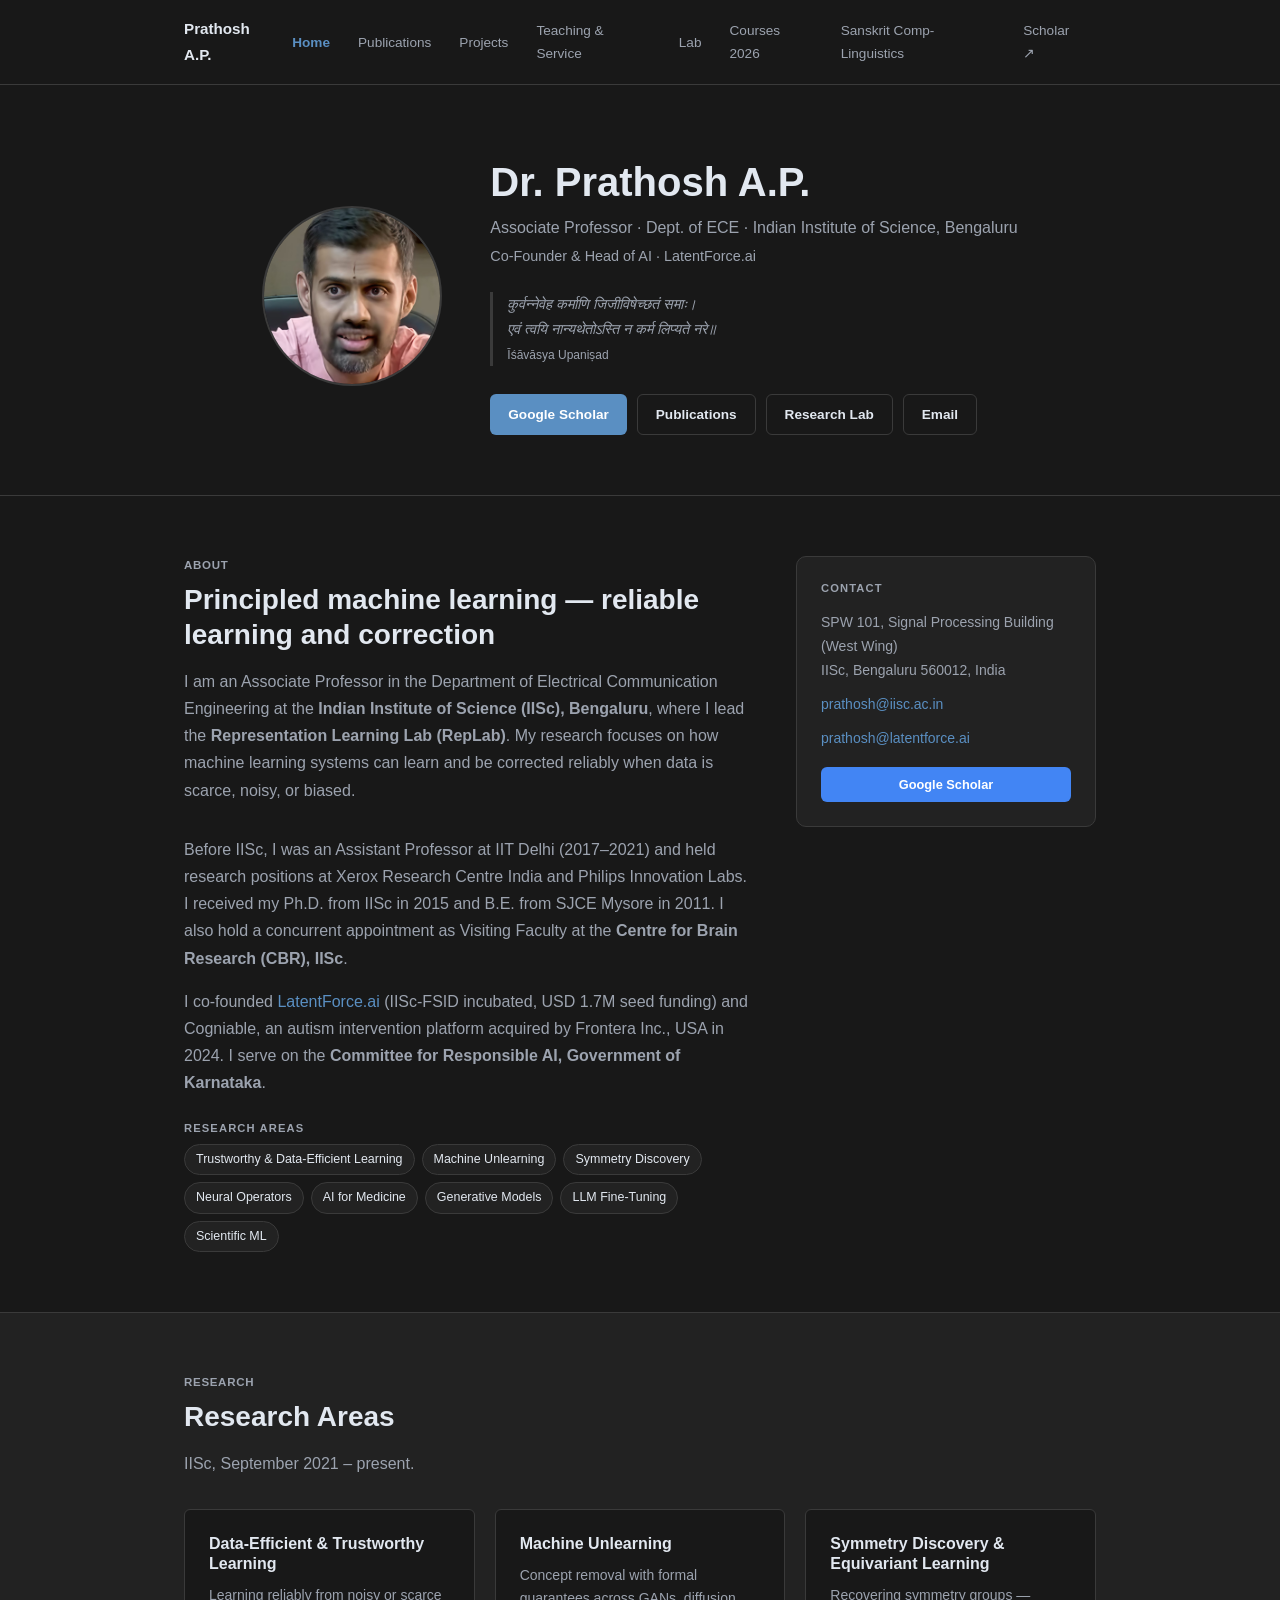
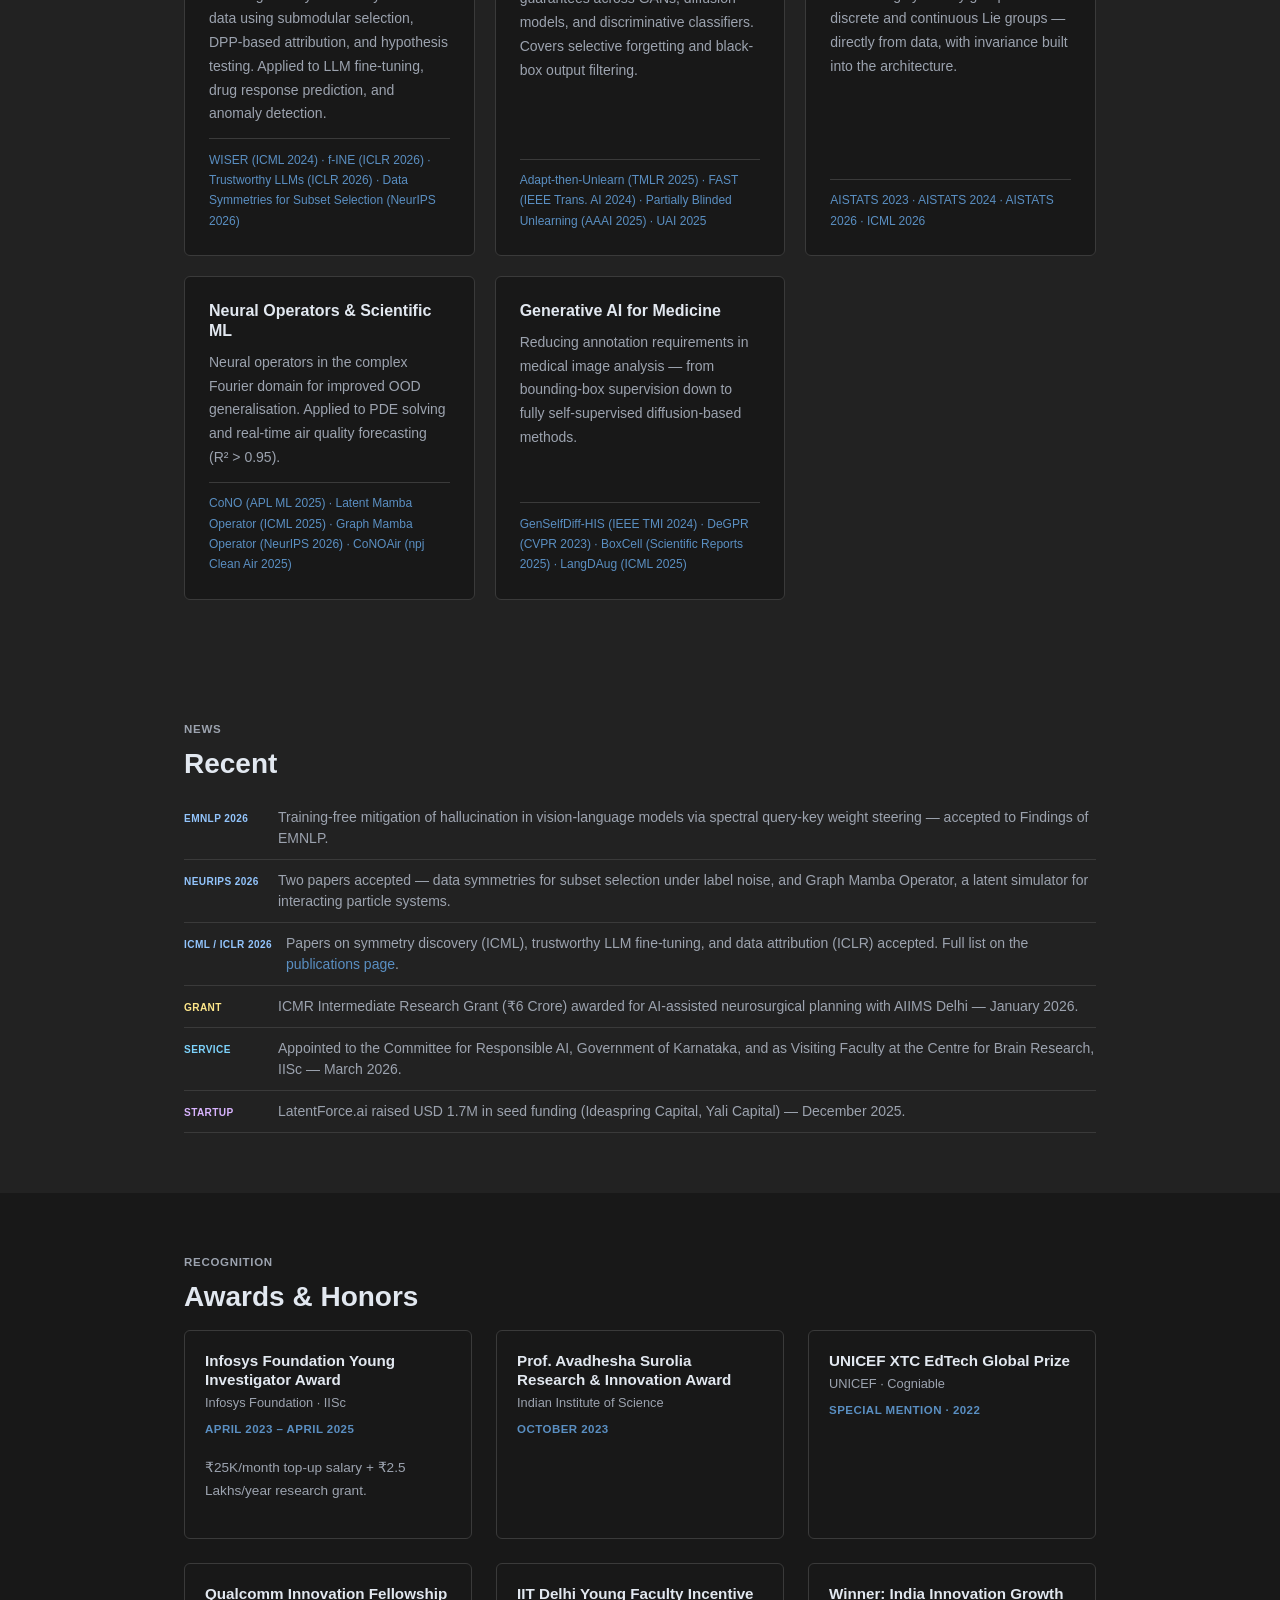
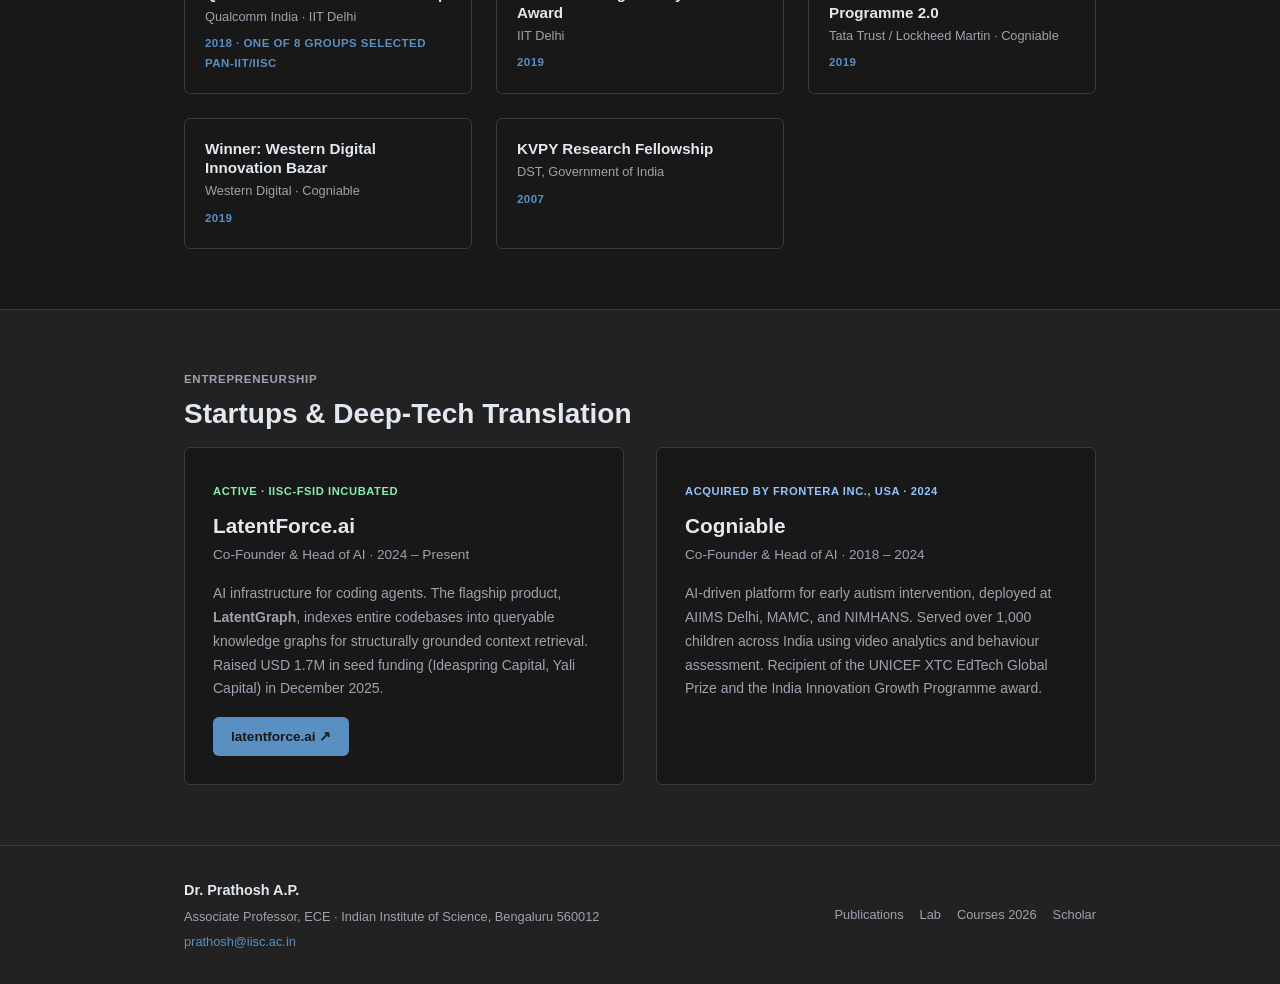
<file: index.html>
<!DOCTYPE html>
<html lang="en">
<head>
  <meta charset="UTF-8">
  <meta name="viewport" content="width=device-width, initial-scale=1.0">
  <meta name="description" content="Dr. Prathosh A.P. — Associate Professor, ECE, IISc Bengaluru. Research in trustworthy ML, machine unlearning, symmetry discovery, neural operators, and AI for medicine.">
  <title>Dr. Prathosh A.P. | IISc Bengaluru</title>
  <link rel="stylesheet" href="css/style.css">
</head>
<body>

<!-- ===== NAVIGATION ===== -->
<nav class="nav">
  <div class="nav-inner">
    <a class="nav-brand" href="index.html">Prathosh A.P.</a>
    <div class="nav-links" id="nav-links">
      <a href="index.html" class="active">Home</a>
      <a href="publications.html">Publications</a>
      <a href="projects.html">Projects</a>
      <a href="teaching.html">Teaching &amp; Service</a>
      <a href="group.html">Lab</a>
      <a href="courses-2026.html">Courses 2026</a>
      <a href="sanskrit-complinguistics.html">Sanskrit Comp-Linguistics</a>
      <a href="https://scholar.google.com/citations?user=OEwV4bsAAAAJ" target="_blank">Scholar ↗</a>
    </div>
    <button class="nav-toggle" id="nav-toggle" aria-label="Toggle menu" aria-expanded="false">
      <span></span><span></span><span></span>
    </button>
  </div>
</nav>
<script>
  const toggle = document.getElementById('nav-toggle');
  const links  = document.getElementById('nav-links');
  toggle.addEventListener('click', () => {
    const open = links.classList.toggle('open');
    toggle.classList.toggle('open', open);
    toggle.setAttribute('aria-expanded', open);
  });
</script>


<!-- ===== HERO ===== -->
<section class="hero">
  <div class="hero-inner">
    <div class="hero-photo">
      <img src="assets/photo.jpg" alt="Dr. Prathosh A.P.">
    </div>
    <div class="hero-text">
      <h1>Dr. Prathosh A.P.</h1>
      <p class="hero-subtitle">Associate Professor · Dept. of ECE · Indian Institute of Science, Bengaluru</p>
      <p class="hero-subtitle-2">Co-Founder &amp; Head of AI · LatentForce.ai</p>
      <blockquote class="hero-quote">
        कुर्वन्नेवेह कर्माणि जिजीविषेच्छतं समाः।<br>एवं त्वयि नान्यथेतोऽस्ति न कर्म लिप्यते नरे॥
        <span>Īśāvāsya Upaniṣad</span>
      </blockquote>
      <div class="hero-buttons">
        <a class="btn btn-amber" href="https://scholar.google.com/citations?user=OEwV4bsAAAAJ" target="_blank">
          Google Scholar
        </a>
        <a class="btn btn-outline" href="publications.html">Publications</a>
        <a class="btn btn-outline" href="group.html">Research Lab</a>
        <a class="btn btn-outline" href="mailto:prathosh@iisc.ac.in">Email</a>
      </div>
    </div>
  </div>
</section>

<!-- ===== ABOUT ===== -->
<section class="section">
  <div class="container">
    <div class="about-grid">
      <div class="about-bio">
        <span class="section-label">About</span>
        <h2 class="section-title">Principled machine learning — reliable learning and correction</h2>
        <p>
          I am an Associate Professor in the Department of Electrical Communication Engineering
          at the <strong>Indian Institute of Science (IISc), Bengaluru</strong>, where I lead the
          <strong>Representation Learning Lab (RepLab)</strong>. My research focuses on how machine
          learning systems can learn and be corrected reliably when data is scarce, noisy, or biased.
        </p>
        <p>
          Before IISc, I was an Assistant Professor at IIT Delhi (2017–2021) and held research positions
          at Xerox Research Centre India and Philips Innovation Labs. I received my Ph.D. from IISc in
          2015 and B.E. from SJCE Mysore in 2011. I also hold a concurrent appointment as Visiting
          Faculty at the <strong>Centre for Brain Research (CBR), IISc</strong>.
        </p>
        <p>
          I co-founded <a href="https://latentforce.ai" target="_blank">LatentForce.ai</a> (IISc-FSID
          incubated, USD 1.7M seed funding) and Cogniable, an autism intervention platform acquired by
          Frontera Inc., USA in 2024. I serve on the <strong>Committee for Responsible AI, Government
          of Karnataka</strong>.
        </p>
        <div class="research-interests">
          <h4>Research Areas</h4>
          <div class="tag-list">
            <span class="tag">Trustworthy &amp; Data-Efficient Learning</span>
            <span class="tag">Machine Unlearning</span>
            <span class="tag">Symmetry Discovery</span>
            <span class="tag">Neural Operators</span>
            <span class="tag">AI for Medicine</span>
            <span class="tag">Generative Models</span>
            <span class="tag">LLM Fine-Tuning</span>
            <span class="tag">Scientific ML</span>
          </div>
        </div>
      </div>

      <div>
        <div class="contact-card">
          <h4 style="margin-bottom:1rem;">Contact</h4>
          <div class="contact-item">
            <span>SPW 101, Signal Processing Building (West Wing)<br>IISc, Bengaluru 560012, India</span>
          </div>
          <div class="contact-item">
            <span><a href="mailto:prathosh@iisc.ac.in">prathosh@iisc.ac.in</a></span>
          </div>
          <div class="contact-item">
            <span><a href="mailto:prathosh@latentforce.ai">prathosh@latentforce.ai</a></span>
          </div>
          <div class="contact-links">
            <a class="contact-link-btn scholar" href="https://scholar.google.com/citations?user=OEwV4bsAAAAJ" target="_blank">Google Scholar</a>
          </div>
        </div>
      </div>
    </div>
  </div>
</section>

<div class="divider"></div>

<!-- ===== RESEARCH THEMES ===== -->
<section class="section section-alt">
  <div class="container">
    <span class="section-label">Research</span>
    <h2 class="section-title">Research Areas</h2>
    <p>IISc, September 2021 – present.</p>
    <div class="grid-5">

      <div class="theme-card">
        <h3>Data-Efficient &amp; Trustworthy Learning</h3>
        <p>Learning reliably from noisy or scarce data using submodular selection, DPP-based attribution, and hypothesis testing. Applied to LLM fine-tuning, drug response prediction, and anomaly detection.</p>
        <div class="theme-papers">WISER (ICML 2024) &middot; f-INE (ICLR 2026) &middot; Trustworthy LLMs (ICLR 2026) &middot; Data Symmetries for Subset Selection (NeurIPS 2026)</div>
      </div>

      <div class="theme-card">
        <h3>Machine Unlearning</h3>
        <p>Concept removal with formal guarantees across GANs, diffusion models, and discriminative classifiers. Covers selective forgetting and black-box output filtering.</p>
        <div class="theme-papers">Adapt-then-Unlearn (TMLR 2025) &middot; FAST (IEEE Trans. AI 2024) &middot; Partially Blinded Unlearning (AAAI 2025) &middot; UAI 2025</div>
      </div>

      <div class="theme-card">
        <h3>Symmetry Discovery &amp; Equivariant Learning</h3>
        <p>Recovering symmetry groups — discrete and continuous Lie groups — directly from data, with invariance built into the architecture.</p>
        <div class="theme-papers">AISTATS 2023 &middot; AISTATS 2024 &middot; AISTATS 2026 &middot; ICML 2026</div>
      </div>

      <div class="theme-card">
        <h3>Neural Operators &amp; Scientific ML</h3>
        <p>Neural operators in the complex Fourier domain for improved OOD generalisation. Applied to PDE solving and real-time air quality forecasting (R² &gt; 0.95).</p>
        <div class="theme-papers">CoNO (APL ML 2025) &middot; Latent Mamba Operator (ICML 2025) &middot; Graph Mamba Operator (NeurIPS 2026) &middot; CoNOAir (npj Clean Air 2025)</div>
      </div>

      <div class="theme-card">
        <h3>Generative AI for Medicine</h3>
        <p>Reducing annotation requirements in medical image analysis — from bounding-box supervision down to fully self-supervised diffusion-based methods.</p>
        <div class="theme-papers">GenSelfDiff-HIS (IEEE TMI 2024) &middot; DeGPR (CVPR 2023) &middot; BoxCell (Scientific Reports 2025) &middot; LangDAug (ICML 2025)</div>
      </div>

    </div>
  </div>
</section>

<!-- ===== HIGHLIGHTS ===== -->
<section class="section section-dark">
  <div class="container">
    <span class="section-label">News</span>
    <h2 class="section-title">Recent</h2>
    <ul class="highlights-list">
      <li class="highlight-item">
        <span class="highlight-badge badge-conf">EMNLP 2026</span>
        <span class="highlight-text">Training-free mitigation of hallucination in vision-language models via spectral query-key weight steering &mdash; accepted to Findings of EMNLP.</span>
      </li>
      <li class="highlight-item">
        <span class="highlight-badge badge-conf">NeurIPS 2026</span>
        <span class="highlight-text">Two papers accepted — data symmetries for subset selection under label noise, and Graph Mamba Operator, a latent simulator for interacting particle systems.</span>
      </li>
      <li class="highlight-item">
        <span class="highlight-badge badge-conf">ICML / ICLR 2026</span>
        <span class="highlight-text">Papers on symmetry discovery (ICML), trustworthy LLM fine-tuning, and data attribution (ICLR) accepted. Full list on the <a href="publications.html">publications page</a>.</span>
      </li>
      <li class="highlight-item">
        <span class="highlight-badge badge-grant">Grant</span>
        <span class="highlight-text">ICMR Intermediate Research Grant (&#8377;6 Crore) awarded for AI-assisted neurosurgical planning with AIIMS Delhi — January 2026.</span>
      </li>
      <li class="highlight-item">
        <span class="highlight-badge badge-service">Service</span>
        <span class="highlight-text">Appointed to the Committee for Responsible AI, Government of Karnataka, and as Visiting Faculty at the Centre for Brain Research, IISc — March 2026.</span>
      </li>
      <li class="highlight-item">
        <span class="highlight-badge badge-startup">Startup</span>
        <span class="highlight-text">LatentForce.ai raised USD 1.7M in seed funding (Ideaspring Capital, Yali Capital) — December 2025.</span>
      </li>
    </ul>
  </div>
</section>

<!-- ===== AWARDS ===== -->
<section class="section">
  <div class="container">
    <span class="section-label">Recognition</span>
    <h2 class="section-title">Awards &amp; Honors</h2>
    <div class="grid-3">

      <div class="award-card">
        <h3>Infosys Foundation Young Investigator Award</h3>
        <div class="award-org">Infosys Foundation · IISc</div>
        <div class="award-year">April 2023 – April 2025</div>
        <p class="mt-2" style="font-size:.85rem;color:var(--text-light)">&#8377;25K/month top-up salary + &#8377;2.5 Lakhs/year research grant.</p>
      </div>

      <div class="award-card">
        <h3>Prof. Avadhesha Surolia Research &amp; Innovation Award</h3>
        <div class="award-org">Indian Institute of Science</div>
        <div class="award-year">October 2023</div>
      </div>

      <div class="award-card">
        <h3>UNICEF XTC EdTech Global Prize</h3>
        <div class="award-org">UNICEF · Cogniable</div>
        <div class="award-year">Special Mention · 2022</div>
      </div>

      <div class="award-card">
        <h3>Qualcomm Innovation Fellowship</h3>
        <div class="award-org">Qualcomm India · IIT Delhi</div>
        <div class="award-year">2018 · One of 8 groups selected pan-IIT/IISc</div>
      </div>

      <div class="award-card">
        <h3>IIT Delhi Young Faculty Incentive Award</h3>
        <div class="award-org">IIT Delhi</div>
        <div class="award-year">2019</div>
      </div>

      <div class="award-card">
        <h3>Winner: India Innovation Growth Programme 2.0</h3>
        <div class="award-org">Tata Trust / Lockheed Martin · Cogniable</div>
        <div class="award-year">2019</div>
      </div>

      <div class="award-card">
        <h3>Winner: Western Digital Innovation Bazar</h3>
        <div class="award-org">Western Digital · Cogniable</div>
        <div class="award-year">2019</div>
      </div>

      <div class="award-card">
        <h3>KVPY Research Fellowship</h3>
        <div class="award-org">DST, Government of India</div>
        <div class="award-year">2007</div>
      </div>

    </div>
  </div>
</section>

<div class="divider"></div>

<!-- ===== ENTREPRENEURSHIP ===== -->
<section class="section section-alt">
  <div class="container">
    <span class="section-label">Entrepreneurship</span>
    <h2 class="section-title">Startups &amp; Deep-Tech Translation</h2>
    <div class="grid-2">

      <div class="startup-card">
        <span class="startup-tag tag-active">Active · IISc-FSID Incubated</span>
        <h2 class="startup-name">LatentForce.ai</h2>
        <div class="startup-role">Co-Founder &amp; Head of AI &middot; 2024 – Present</div>
        <p>
          AI infrastructure for coding agents. The flagship product, <strong>LatentGraph</strong>, indexes entire codebases into queryable knowledge graphs for structurally grounded context retrieval. Raised USD 1.7M in seed funding (Ideaspring Capital, Yali Capital) in December 2025.
        </p>
        <div class="mt-2">
          <a class="btn btn-navy" href="https://latentforce.ai" target="_blank">latentforce.ai ↗</a>
        </div>
      </div>

      <div class="startup-card">
        <span class="startup-tag tag-acquired">Acquired by Frontera Inc., USA · 2024</span>
        <h2 class="startup-name">Cogniable</h2>
        <div class="startup-role">Co-Founder &amp; Head of AI &middot; 2018 – 2024</div>
        <p>
          AI-driven platform for early autism intervention, deployed at AIIMS Delhi, MAMC, and NIMHANS. Served over 1,000 children across India using video analytics and behaviour assessment. Recipient of the UNICEF XTC EdTech Global Prize and the India Innovation Growth Programme award.
        </p>
      </div>

    </div>
  </div>
</section>

<!-- ===== FOOTER ===== -->
<footer>
  <div class="footer-inner">
    <div>
      <div class="footer-name">Dr. Prathosh A.P.</div>
      <div class="footer-info">Associate Professor, ECE · Indian Institute of Science, Bengaluru 560012</div>
      <div class="footer-info"><a href="mailto:prathosh@iisc.ac.in">prathosh@iisc.ac.in</a></div>
    </div>
    <div class="footer-links">
      <a href="publications.html">Publications</a>
      <a href="group.html">Lab</a>
      <a href="courses-2026.html">Courses 2026</a>
      <a href="https://scholar.google.com/citations?user=OEwV4bsAAAAJ" target="_blank">Scholar</a>
    </div>
  </div>
</footer>

</body>
</html>
</file>
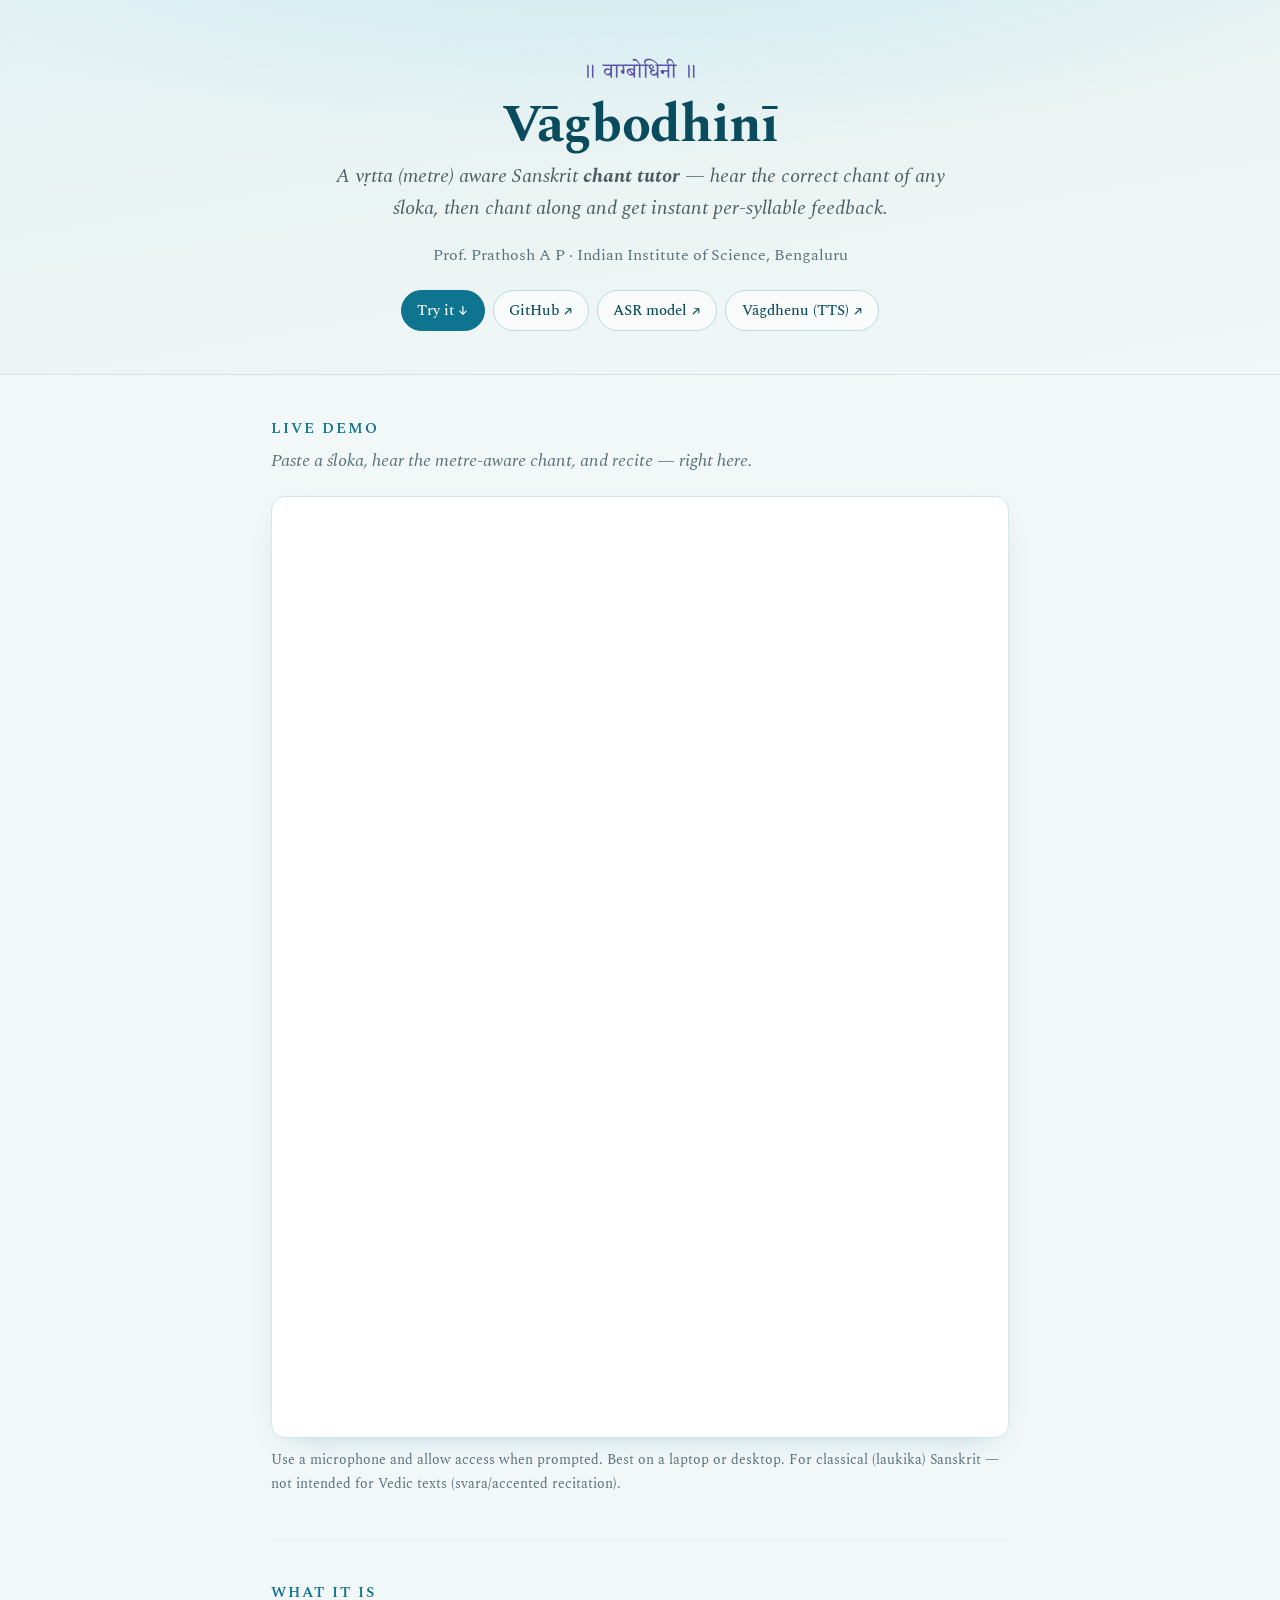
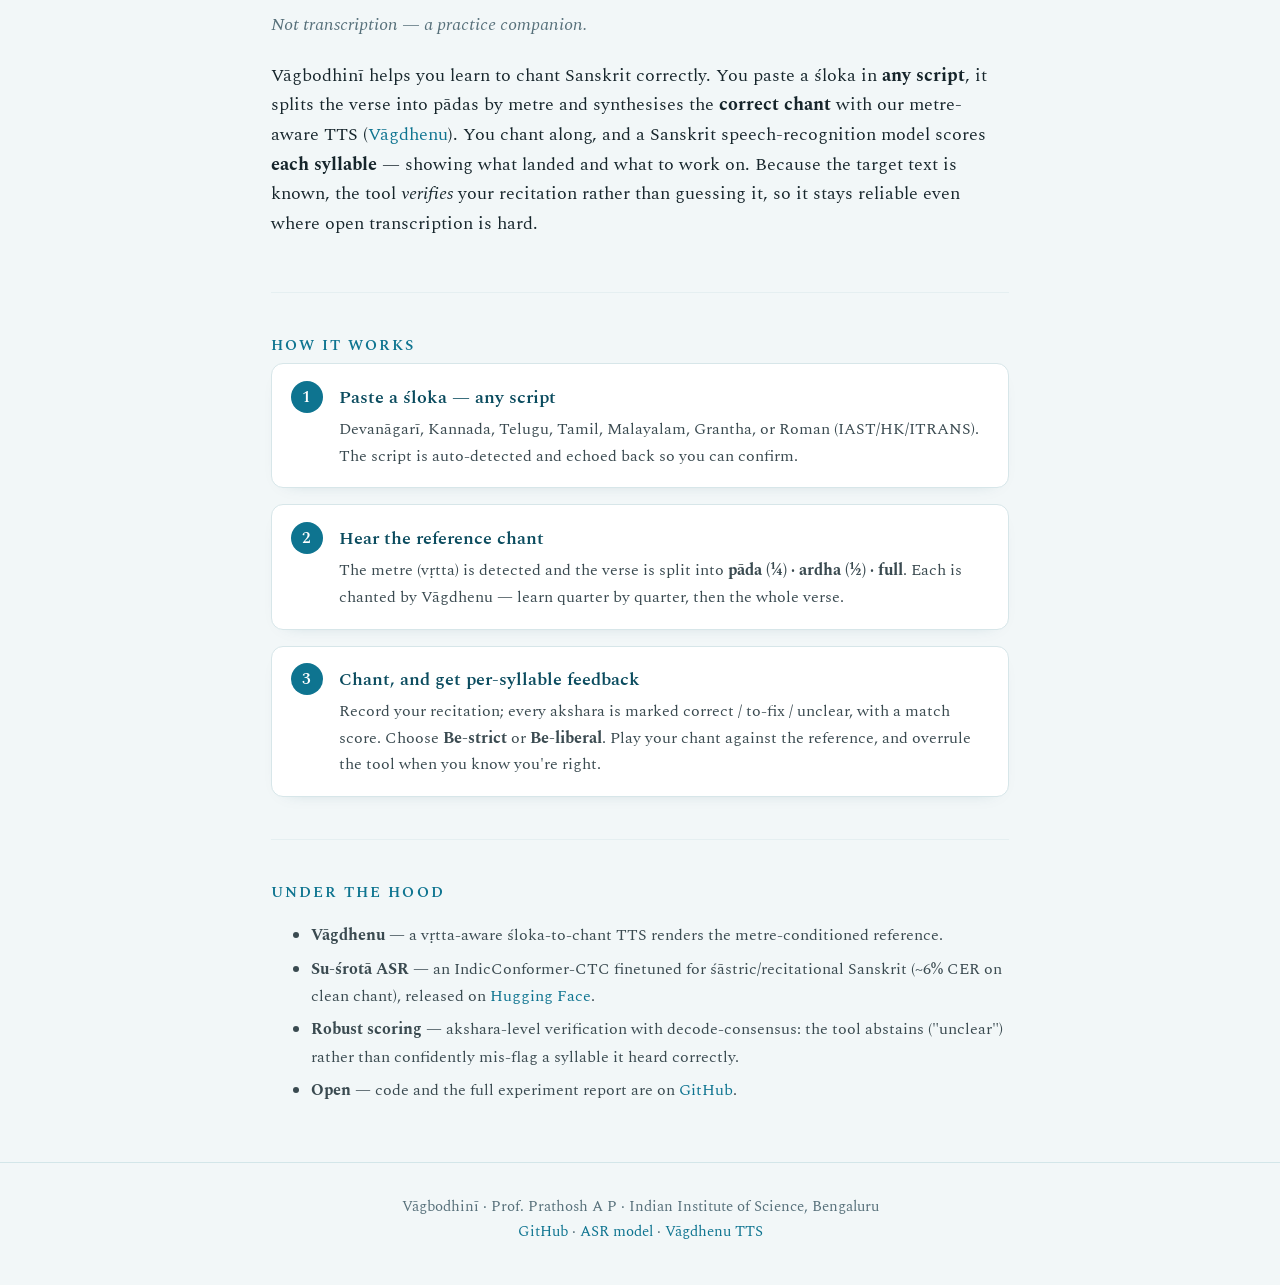
<file: vagbodhini/index.html>
<!doctype html>
<html lang="en">
<head>
<meta charset="utf-8">
<meta name="viewport" content="width=device-width, initial-scale=1">
<title>Vāgbodhinī — A Vṛtta-Aware Sanskrit Chant Tutor</title>
<meta name="description" content="Vāgbodhinī: hear the metre-aware reference chant of any śloka and get instant per-syllable feedback as you recite. Prof. Prathosh A P, Indian Institute of Science, Bengaluru.">
<meta property="og:title" content="Vāgbodhinī — Sanskrit Chant Tutor">
<meta property="og:description" content="A vṛtta (metre) aware Sanskrit chanting tutor: reference chant synthesis + per-syllable ASR feedback. Any script.">
<link rel="preconnect" href="https://fonts.googleapis.com">
<link rel="preconnect" href="https://fonts.gstatic.com" crossorigin>
<link href="https://fonts.googleapis.com/css2?family=Spectral:ital,wght@0,400;0,500;0,600;0,700;1,400&family=Noto+Serif+Devanagari:wght@400;500;600&display=swap" rel="stylesheet">
<style>
  /* peacock-teal + indigo "vidyā" palette — distinct from Vāgdhenu's terracotta */
  :root{ --ink:#16252b; --soft:#57707a; --accent:#0e7490; --accent-dk:#0a4b5e; --indigo:#5b53a6;
         --line:#d7e6e9; --bg:#f2f7f8; --card:#ffffff; }
  *{box-sizing:border-box}
  html{scroll-behavior:smooth}
  body{margin:0;background:var(--bg);color:var(--ink);font-family:'Spectral',Georgia,serif;
       font-size:18px;line-height:1.65;-webkit-font-smoothing:antialiased}
  .wrap{max-width:780px;margin:0 auto;padding:0 1.3rem}
  a{color:var(--accent);text-decoration:none} a:hover{text-decoration:underline}

  header.hero{background:
      radial-gradient(1200px 400px at 50% -130px, #c7e9ef 0%, rgba(199,233,239,0) 70%),
      linear-gradient(170deg,#e4f2f4 0%, #ecf4f3 55%, #f2f7f8 100%);
      border-bottom:1px solid #d3e6e9;text-align:center;padding:3.6rem 1.3rem 2.7rem}
  .sanskrit{font-family:'Noto Serif Devanagari',serif;color:var(--indigo);font-size:1.35rem;letter-spacing:.03em;margin:0 0 .35rem}
  h1{font-size:3.3rem;line-height:1;margin:.1rem 0 .5rem;font-weight:700;color:var(--accent-dk);letter-spacing:-.02em}
  .tag{font-size:1.22rem;font-style:italic;color:#4a5c62;margin:.2rem auto 1.1rem;max-width:32em}
  .by{color:var(--soft);font-size:1rem;margin:0 0 1.4rem}
  .pills{display:flex;flex-wrap:wrap;gap:.5rem;justify-content:center;margin-top:.4rem}
  .pill{display:inline-block;padding:.42rem .95rem;border:1px solid #b9dce1;border-radius:999px;
        background:rgba(255,255,255,.65);color:var(--accent-dk);font-size:.95rem;font-weight:500;transition:all .15s ease}
  .pill:hover{background:var(--accent);color:#fff;border-color:var(--accent);text-decoration:none}
  .pill.primary{background:var(--accent);color:#fff;border-color:var(--accent)}
  .pill.primary:hover{background:var(--accent-dk);border-color:var(--accent-dk)}

  section{padding:2.6rem 0} section + section{border-top:1px solid #e5eff1}
  h2{font-family:'Spectral',serif;font-size:.92rem;text-transform:uppercase;letter-spacing:.14em;color:var(--accent);font-weight:600;margin:0 0 .3rem}
  h2 + .lead{color:var(--soft);margin:.1rem 0 1.3rem;font-style:italic}
  p{margin:.7rem 0}

  .steps{display:grid;grid-template-columns:1fr;gap:1rem}
  .step{background:#fff;border:1px solid var(--line);border-radius:12px;padding:1.05rem 1.2rem;
        box-shadow:0 6px 18px -16px rgba(10,75,94,.4);display:flex;gap:1rem;align-items:flex-start}
  .num{flex:0 0 auto;width:2rem;height:2rem;border-radius:999px;background:var(--accent);color:#fff;
       display:flex;align-items:center;justify-content:center;font-weight:600;font-size:1rem}
  .step h3{margin:.1rem 0 .25rem;font-size:1.12rem;color:var(--accent-dk);font-weight:600}
  .step p{margin:.1rem 0;font-size:1rem;color:#3a4a50}
  .feat{color:#3a4a50;font-size:1.03rem}
  .feat li{margin:.4rem 0}
  .demo{border:1px solid var(--line);border-radius:14px;overflow:hidden;background:#fff;box-shadow:0 10px 30px -18px rgba(14,116,144,.4)}
  .demo iframe{display:block;width:100%;height:940px;border:0}
  footer{border-top:1px solid #d3e6e9;text-align:center;color:var(--soft);font-size:.92rem;padding:2rem 1.3rem 2.6rem}
  .note{font-size:.9rem;color:var(--soft);margin:.7rem 0 0}
</style>
</head>
<body>
<header class="hero">
  <div class="sanskrit">॥ वाग्बोधिनी ॥</div>
  <h1>Vāgbodhinī</h1>
  <p class="tag">A vṛtta (metre) aware Sanskrit <b>chant tutor</b> — hear the correct chant of any
     śloka, then chant along and get instant per-syllable feedback.</p>
  <p class="by">Prof. Prathosh A P · Indian Institute of Science, Bengaluru</p>
  <div class="pills">
    <a class="pill primary" href="#try">Try it ↓</a>
    <a class="pill" href="https://github.com/prathoshap/sushrota-sanskrit-asr" target="_blank" rel="noopener">GitHub ↗</a>
    <a class="pill" href="https://huggingface.co/prathoshap/sushrota-sanskrit-asr" target="_blank" rel="noopener">ASR model ↗</a>
    <a class="pill" href="https://prathosh.in/vagdhenu/" target="_blank" rel="noopener">Vāgdhenu (TTS) ↗</a>
  </div>
</header>

<div class="wrap">

  <section id="try">
    <h2>Live demo</h2>
    <p class="lead">Paste a śloka, hear the metre-aware chant, and recite — right here.</p>
    <div class="demo"><iframe id="demoframe" src="" allow="microphone; autoplay" title="Vāgbodhinī"></iframe></div>
    <p class="note">Use a microphone and allow access when prompted. Best on a laptop or desktop.
       For classical (laukika) Sanskrit — not intended for Vedic texts (svara/accented recitation).</p>
  </section>

  <section>
    <h2>What it is</h2>
    <p class="lead">Not transcription — a practice companion.</p>
    <p>Vāgbodhinī helps you learn to chant Sanskrit correctly. You paste a śloka in <b>any script</b>,
       it splits the verse into pādas by metre and synthesises the <b>correct chant</b> with our
       metre-aware TTS (<a href="https://prathosh.in/vagdhenu/">Vāgdhenu</a>). You chant along, and a
       Sanskrit speech-recognition model scores <b>each syllable</b> — showing what landed and what
       to work on. Because the target text is known, the tool <i>verifies</i> your recitation rather
       than guessing it, so it stays reliable even where open transcription is hard.</p>
  </section>

  <section>
    <h2>How it works</h2>
    <div class="steps">
      <div class="step"><div class="num">1</div><div>
        <h3>Paste a śloka — any script</h3>
        <p>Devanāgarī, Kannada, Telugu, Tamil, Malayalam, Grantha, or Roman (IAST/HK/ITRANS). The
           script is auto-detected and echoed back so you can confirm.</p></div></div>
      <div class="step"><div class="num">2</div><div>
        <h3>Hear the reference chant</h3>
        <p>The metre (vṛtta) is detected and the verse is split into <b>pāda (¼) · ardha (½) · full</b>.
           Each is chanted by Vāgdhenu — learn quarter by quarter, then the whole verse.</p></div></div>
      <div class="step"><div class="num">3</div><div>
        <h3>Chant, and get per-syllable feedback</h3>
        <p>Record your recitation; every akshara is marked correct / to-fix / unclear, with a match
           score. Choose <b>Be-strict</b> or <b>Be-liberal</b>. Play your chant against the reference,
           and overrule the tool when you know you're right.</p></div></div>
    </div>
  </section>

  <section>
    <h2>Under the hood</h2>
    <ul class="feat">
      <li><b>Vāgdhenu</b> — a vṛtta-aware śloka-to-chant TTS renders the metre-conditioned reference.</li>
      <li><b>Su-śrotā ASR</b> — an IndicConformer-CTC finetuned for śāstric/recitational Sanskrit
          (~6% CER on clean chant), released on <a href="https://huggingface.co/prathoshap/sushrota-sanskrit-asr">Hugging Face</a>.</li>
      <li><b>Robust scoring</b> — akshara-level verification with decode-consensus: the tool abstains
          ("unclear") rather than confidently mis-flag a syllable it heard correctly.</li>
      <li><b>Open</b> — code and the full experiment report are on
          <a href="https://github.com/prathoshap/sushrota-sanskrit-asr">GitHub</a>.</li>
    </ul>
  </section>

</div>

<footer>
  Vāgbodhinī · Prof. Prathosh A P · Indian Institute of Science, Bengaluru<br>
  <a href="https://github.com/prathoshap/sushrota-sanskrit-asr">GitHub</a> ·
  <a href="https://huggingface.co/prathoshap/sushrota-sanskrit-asr">ASR model</a> ·
  <a href="https://prathosh.in/vagdhenu/">Vāgdhenu TTS</a>
</footer>

<script>
  // Live app endpoint (durable named Cloudflare tunnel).
  var APP_URL = "https://vagbodhini.prathosh.in";
  document.getElementById("demoframe").src = APP_URL;
</script>
</body>
</html>
</file>
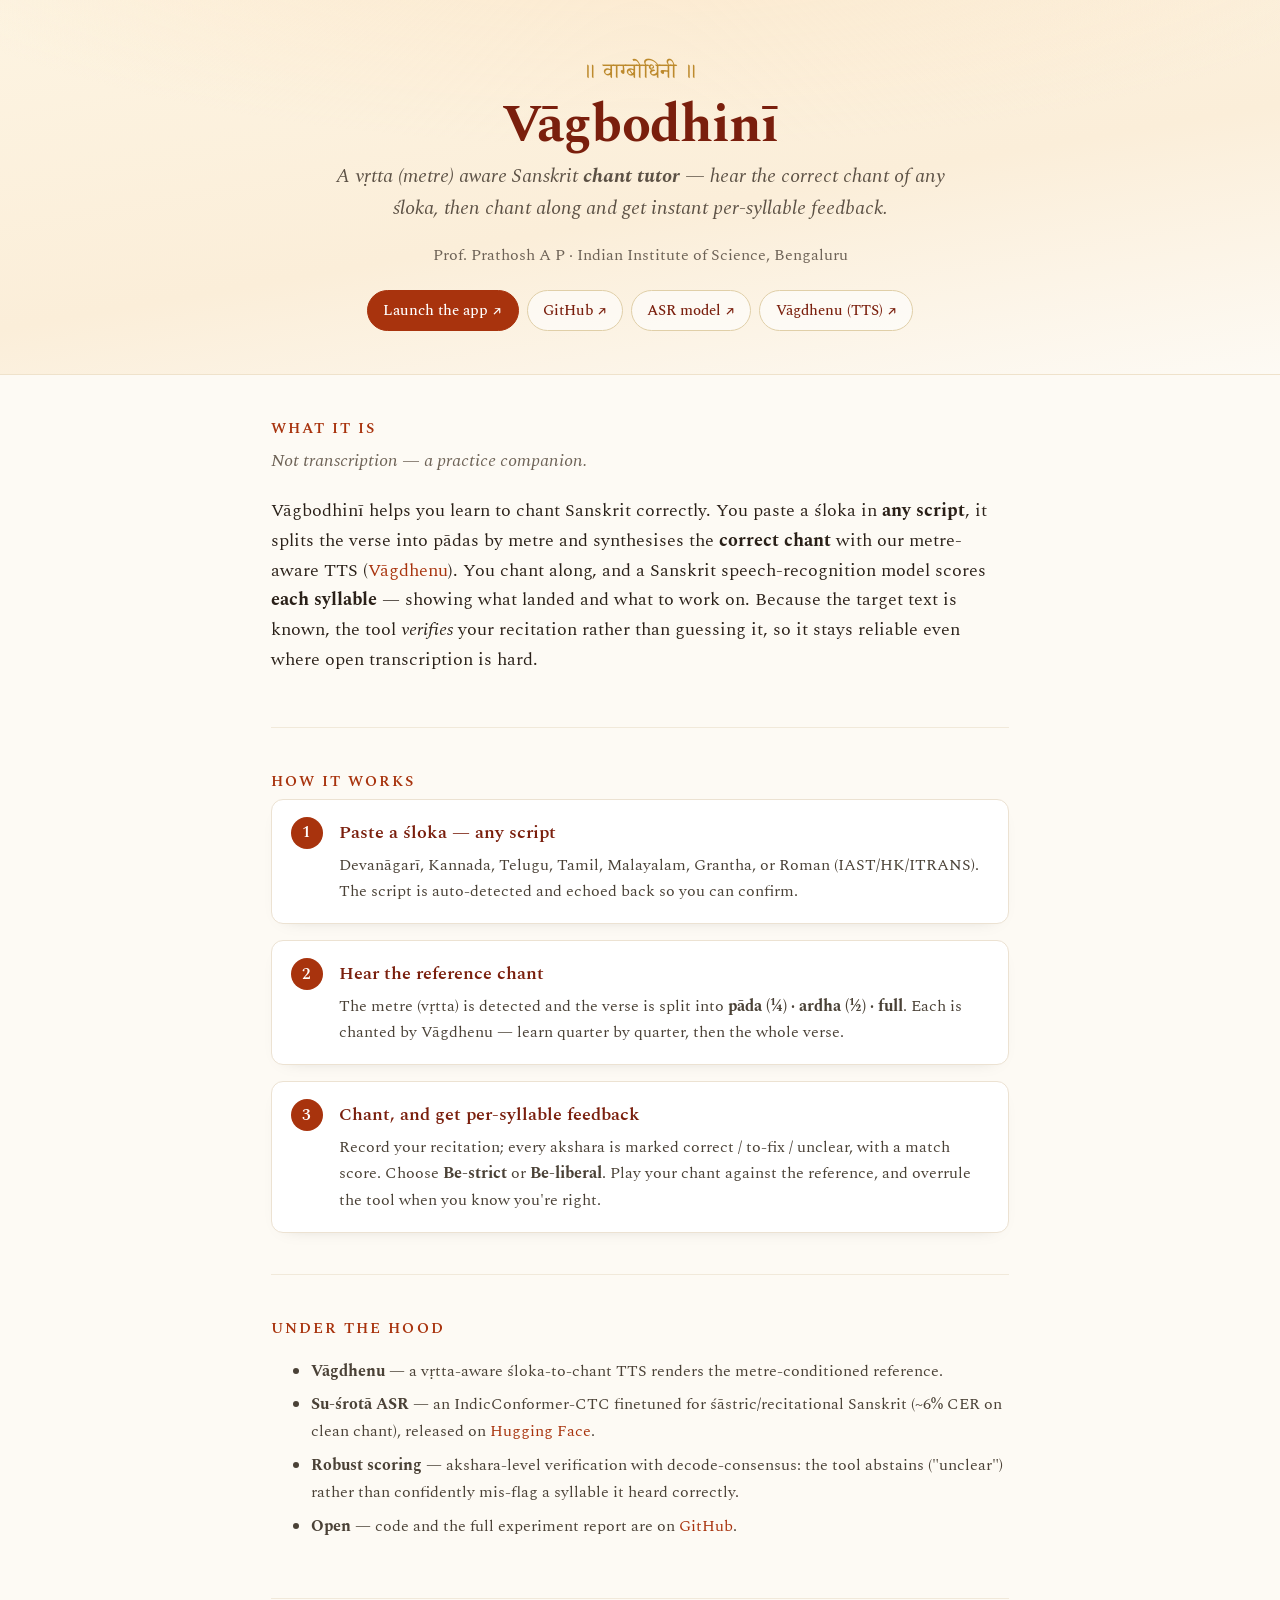
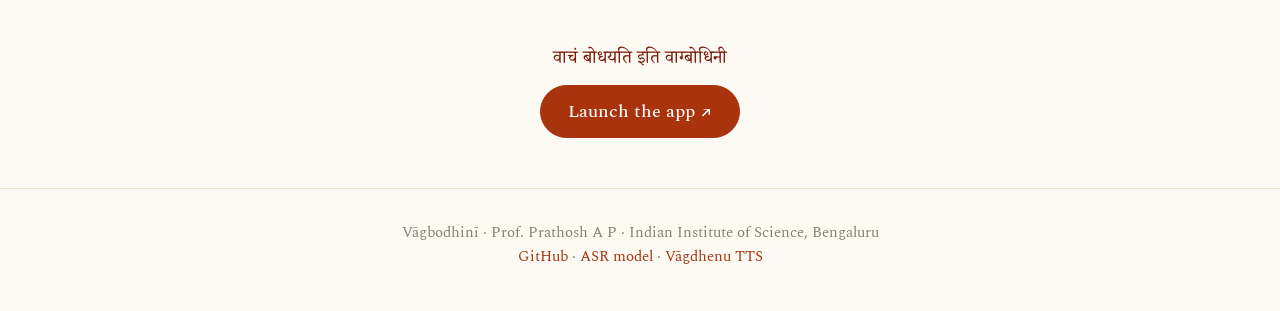
<file: vagbodini/index.html>
<!doctype html>
<html lang="en">
<head>
<meta charset="utf-8">
<meta name="viewport" content="width=device-width, initial-scale=1">
<title>Vāgbodhinī — A Vṛtta-Aware Sanskrit Chant Tutor</title>
<meta name="description" content="Vāgbodhinī: hear the metre-aware reference chant of any śloka and get instant per-syllable feedback as you recite. Prof. Prathosh A P, Indian Institute of Science, Bengaluru.">
<meta property="og:title" content="Vāgbodhinī — Sanskrit Chant Tutor">
<meta property="og:description" content="A vṛtta (metre) aware Sanskrit chanting tutor: reference chant synthesis + per-syllable ASR feedback. Any script.">
<link rel="preconnect" href="https://fonts.googleapis.com">
<link rel="preconnect" href="https://fonts.gstatic.com" crossorigin>
<link href="https://fonts.googleapis.com/css2?family=Spectral:ital,wght@0,400;0,500;0,600;0,700;1,400&family=Noto+Serif+Devanagari:wght@400;500;600&display=swap" rel="stylesheet">
<style>
  :root{ --ink:#2a2018; --soft:#6d6256; --accent:#a8330d; --gold:#bd8a2d;
         --line:#ece2d2; --bg:#fdfaf4; --card:#ffffff; }
  *{box-sizing:border-box}
  html{scroll-behavior:smooth}
  body{margin:0;background:var(--bg);color:#2a2018;font-family:'Spectral',Georgia,serif;
       font-size:18px;line-height:1.65;-webkit-font-smoothing:antialiased}
  .wrap{max-width:780px;margin:0 auto;padding:0 1.3rem}
  a{color:#a8330d;text-decoration:none} a:hover{text-decoration:underline}

  header.hero{background:
      radial-gradient(1200px 380px at 50% -120px, #fbe6c9 0%, rgba(251,230,201,0) 70%),
      linear-gradient(170deg,#fdf4e2 0%, #fbeed9 55%, #fdfaf4 100%);
      border-bottom:1px solid #efe2cb;text-align:center;padding:3.6rem 1.3rem 2.7rem}
  .sanskrit{font-family:'Noto Serif Devanagari',serif;color:#bd8a2d;font-size:1.35rem;letter-spacing:.03em;margin:0 0 .35rem}
  h1{font-size:3.3rem;line-height:1;margin:.1rem 0 .5rem;font-weight:700;color:#7a1f0d;letter-spacing:-.02em}
  .tag{font-size:1.22rem;font-style:italic;color:#5c5145;margin:.2rem auto 1.1rem;max-width:32em}
  .by{color:#6d6256;font-size:1rem;margin:0 0 1.4rem}
  .pills{display:flex;flex-wrap:wrap;gap:.5rem;justify-content:center;margin-top:.4rem}
  .pill{display:inline-block;padding:.42rem .95rem;border:1px solid #e0cfa8;border-radius:999px;
        background:rgba(255,255,255,.6);color:#7a1f0d;font-size:.95rem;font-weight:500;transition:all .15s ease}
  .pill:hover{background:#a8330d;color:#fff;border-color:#a8330d;text-decoration:none}
  .pill.primary{background:#a8330d;color:#fff;border-color:#a8330d}
  .pill.primary:hover{background:#7a1f0d;border-color:#7a1f0d}

  section{padding:2.6rem 0} section + section{border-top:1px solid #f1e9da}
  h2{font-family:'Spectral',serif;font-size:.92rem;text-transform:uppercase;letter-spacing:.14em;color:#a8330d;font-weight:600;margin:0 0 .3rem}
  h2 + .lead{color:#6d6256;margin:.1rem 0 1.3rem;font-style:italic}
  p{margin:.7rem 0}

  .steps{display:grid;grid-template-columns:1fr;gap:1rem}
  .step{background:#fff;border:1px solid #ece2d2;border-radius:12px;padding:1.05rem 1.2rem;
        box-shadow:0 6px 18px -16px rgba(0,0,0,.35);display:flex;gap:1rem;align-items:flex-start}
  .num{flex:0 0 auto;width:2rem;height:2rem;border-radius:999px;background:#a8330d;color:#fff;
       display:flex;align-items:center;justify-content:center;font-weight:600;font-size:1rem}
  .step h3{margin:.1rem 0 .25rem;font-size:1.12rem;color:#7a1f0d;font-weight:600}
  .step p{margin:.1rem 0;font-size:1rem;color:#4a4136}
  .feat{color:#4a4136;font-size:1.03rem}
  .feat li{margin:.4rem 0}
  .cta{text-align:center;padding:2.4rem 0}
  .cta .pill{font-size:1.1rem;padding:.7rem 1.7rem}
  .devline{font-family:'Noto Serif Devanagari',serif;color:#7a1f0d;font-size:1.15rem;line-height:1.9;margin:.4rem 0}
  footer{border-top:1px solid #efe2cb;text-align:center;color:#8a7e6f;font-size:.92rem;padding:2rem 1.3rem 2.6rem}
  .note{font-size:.9rem;color:#8a7e6f;margin:.7rem 0 0}
</style>
</head>
<body>
<header class="hero">
  <div class="sanskrit">॥ वाग्बोधिनी ॥</div>
  <h1>Vāgbodhinī</h1>
  <p class="tag">A vṛtta (metre) aware Sanskrit <b>chant tutor</b> — hear the correct chant of any
     śloka, then chant along and get instant per-syllable feedback.</p>
  <p class="by">Prof. Prathosh A P · Indian Institute of Science, Bengaluru</p>
  <div class="pills">
    <a class="pill primary" id="launch" href="#" target="_blank" rel="noopener">Launch the app ↗</a>
    <a class="pill" href="https://github.com/prathoshap/sushrota-sanskrit-asr" target="_blank" rel="noopener">GitHub ↗</a>
    <a class="pill" href="https://huggingface.co/prathoshap/sushrota-sanskrit-asr" target="_blank" rel="noopener">ASR model ↗</a>
    <a class="pill" href="https://prathosh.in/vagdhenu/" target="_blank" rel="noopener">Vāgdhenu (TTS) ↗</a>
  </div>
</header>

<div class="wrap">

  <section>
    <h2>What it is</h2>
    <p class="lead">Not transcription — a practice companion.</p>
    <p>Vāgbodhinī helps you learn to chant Sanskrit correctly. You paste a śloka in <b>any script</b>,
       it splits the verse into pādas by metre and synthesises the <b>correct chant</b> with our
       metre-aware TTS (<a href="https://prathosh.in/vagdhenu/">Vāgdhenu</a>). You chant along, and a
       Sanskrit speech-recognition model scores <b>each syllable</b> — showing what landed and what
       to work on. Because the target text is known, the tool <i>verifies</i> your recitation rather
       than guessing it, so it stays reliable even where open transcription is hard.</p>
  </section>

  <section>
    <h2>How it works</h2>
    <div class="steps">
      <div class="step"><div class="num">1</div><div>
        <h3>Paste a śloka — any script</h3>
        <p>Devanāgarī, Kannada, Telugu, Tamil, Malayalam, Grantha, or Roman (IAST/HK/ITRANS). The
           script is auto-detected and echoed back so you can confirm.</p></div></div>
      <div class="step"><div class="num">2</div><div>
        <h3>Hear the reference chant</h3>
        <p>The metre (vṛtta) is detected and the verse is split into <b>pāda (¼) · ardha (½) · full</b>.
           Each is chanted by Vāgdhenu — learn quarter by quarter, then the whole verse.</p></div></div>
      <div class="step"><div class="num">3</div><div>
        <h3>Chant, and get per-syllable feedback</h3>
        <p>Record your recitation; every akshara is marked correct / to-fix / unclear, with a match
           score. Choose <b>Be-strict</b> or <b>Be-liberal</b>. Play your chant against the reference,
           and overrule the tool when you know you're right.</p></div></div>
    </div>
  </section>

  <section>
    <h2>Under the hood</h2>
    <ul class="feat">
      <li><b>Vāgdhenu</b> — a vṛtta-aware śloka-to-chant TTS renders the metre-conditioned reference.</li>
      <li><b>Su-śrotā ASR</b> — an IndicConformer-CTC finetuned for śāstric/recitational Sanskrit
          (~6% CER on clean chant), released on <a href="https://huggingface.co/prathoshap/sushrota-sanskrit-asr">Hugging Face</a>.</li>
      <li><b>Robust scoring</b> — akshara-level verification with decode-consensus: the tool abstains
          ("unclear") rather than confidently mis-flag a syllable it heard correctly.</li>
      <li><b>Open</b> — code and the full experiment report are on
          <a href="https://github.com/prathoshap/sushrota-sanskrit-asr">GitHub</a>.</li>
    </ul>
  </section>

  <section class="cta">
    <div class="devline">वाचं बोधयति इति वाग्बोधिनी</div>
    <a class="pill primary" id="launch2" href="#" target="_blank" rel="noopener">Launch the app ↗</a>
    <p class="note" id="launchnote"></p>
  </section>

</div>

<footer>
  Vāgbodhinī · Prof. Prathosh A P · Indian Institute of Science, Bengaluru<br>
  <a href="https://github.com/prathoshap/sushrota-sanskrit-asr">GitHub</a> ·
  <a href="https://huggingface.co/prathoshap/sushrota-sanskrit-asr">ASR model</a> ·
  <a href="https://prathosh.in/vagdhenu/">Vāgdhenu TTS</a>
</footer>

<script>
  // Live app endpoint — update this one line when the app moves to a durable URL.
  var APP_URL = "https://plasma-roommates-capitol-sharing.trycloudflare.com";
  document.getElementById("launch").href = APP_URL;
  document.getElementById("launch2").href = APP_URL;
</script>
</body>
</html>
</file>
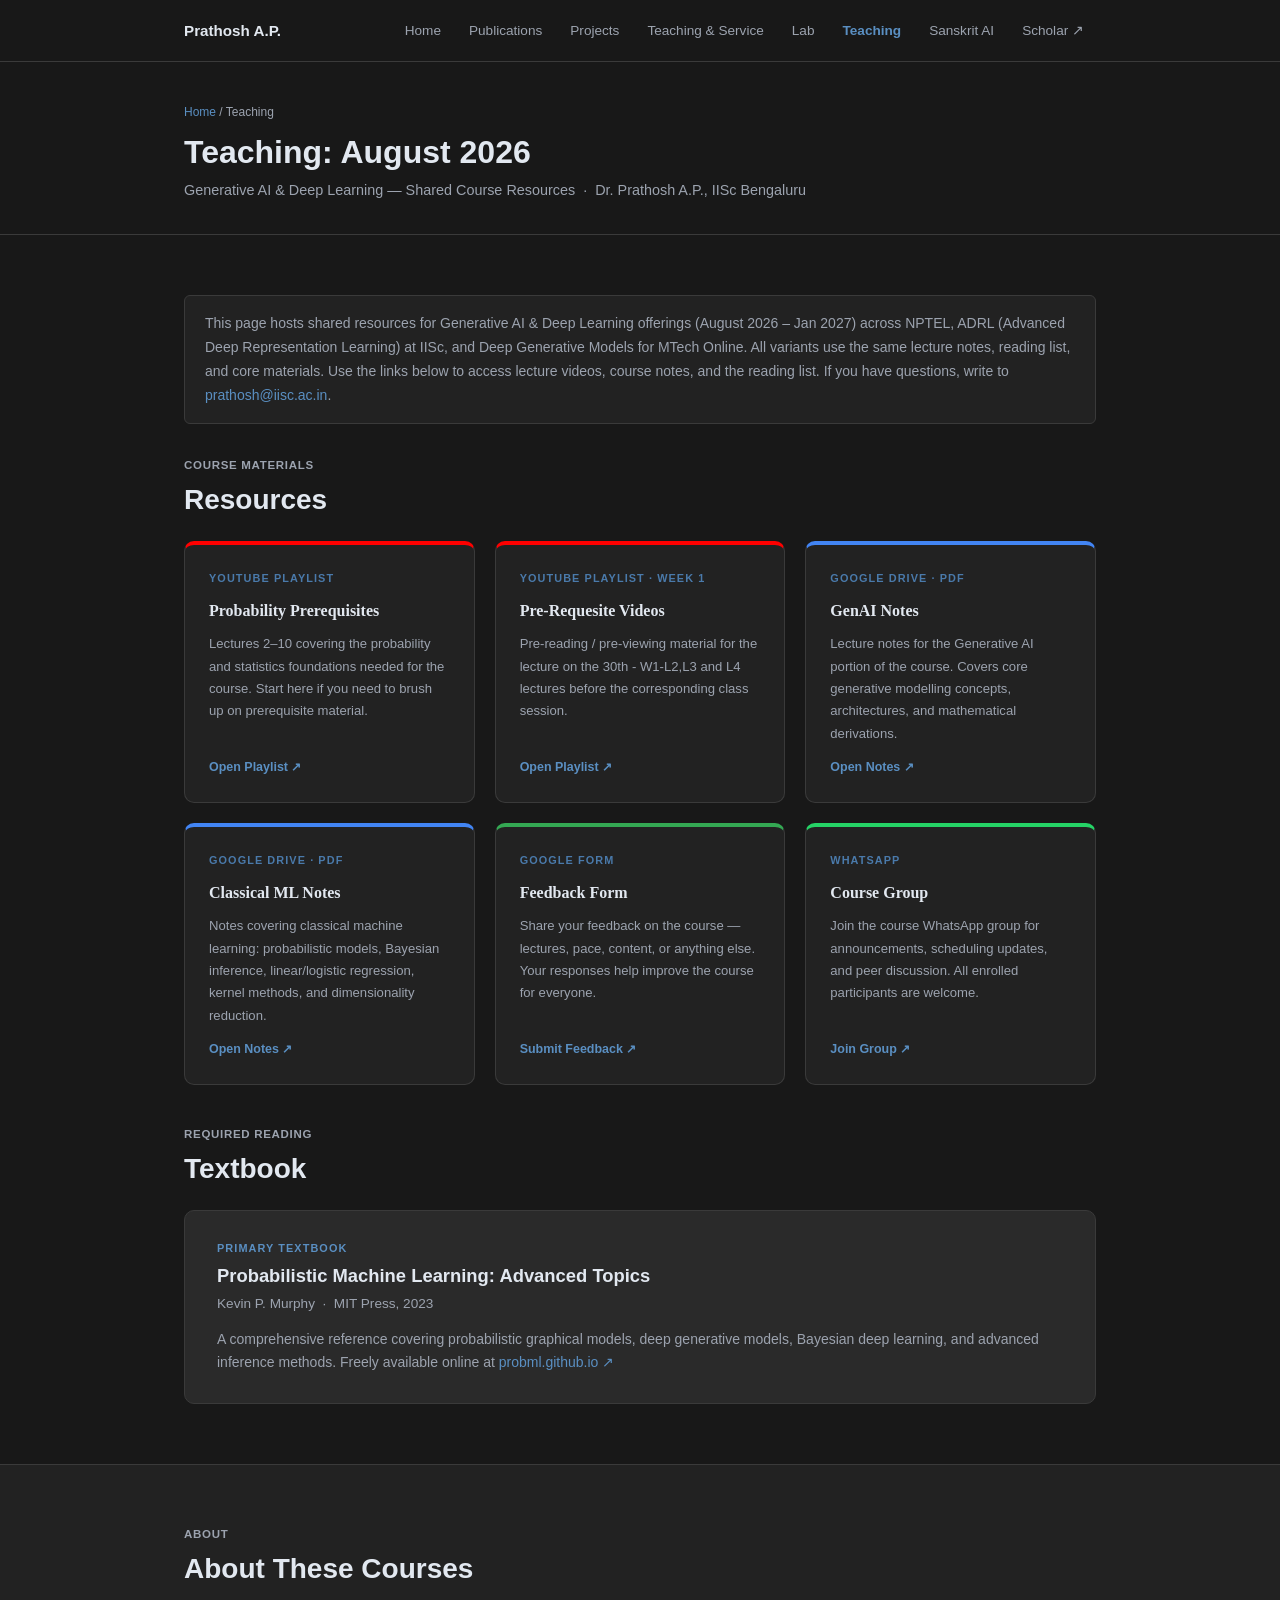
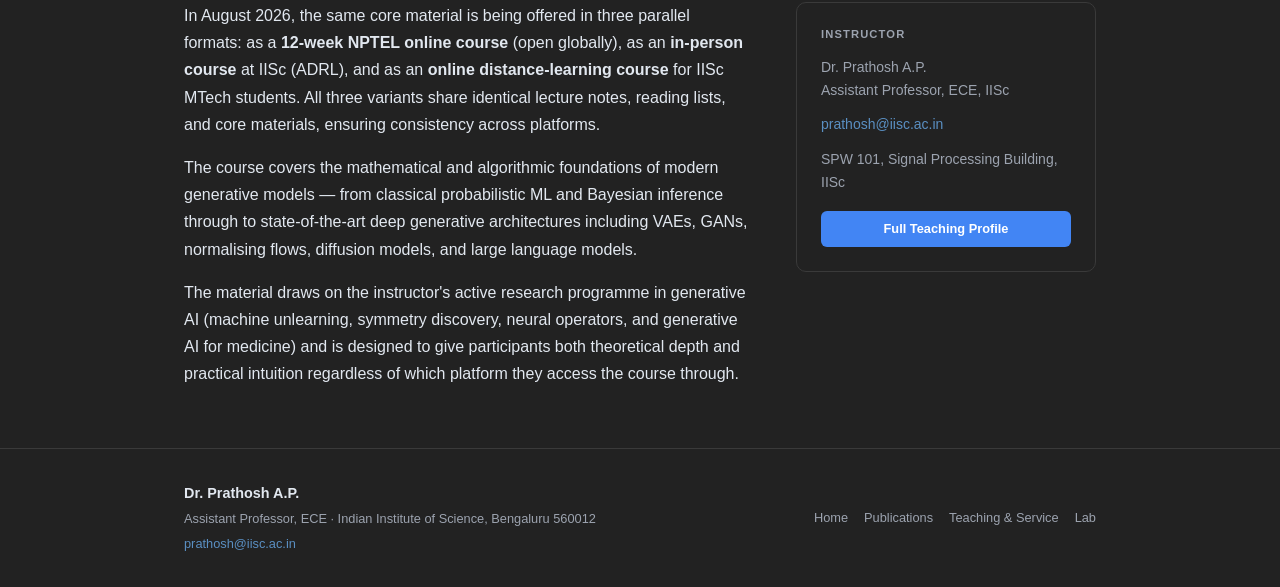
<file: cce-genai.html>
<!DOCTYPE html>
<html lang="en">
<head>
  <meta charset="UTF-8">
  <meta name="viewport" content="width=device-width, initial-scale=1.0">
  <meta name="description" content="Teaching: August 2026 — Generative AI & Deep Learning course resources by Dr. Prathosh A.P., IISc Bengaluru. Offered on NPTEL, ADRL (IISc), and MTech Online (IISc).">
  <title>Teaching: August 2026 | Dr. Prathosh A.P.</title>
  <link rel="stylesheet" href="css/style.css">
  <style>
    .resource-grid {
      display: grid;
      grid-template-columns: repeat(auto-fit, minmax(280px, 1fr));
      gap: 20px;
      margin-bottom: 2.5rem;
    }
    .resource-card {
      background: #222222;
      border: 1px solid #3a3a3a;
      border-radius: var(--radius-lg);
      padding: 24px;
      display: flex;
      flex-direction: column;
      gap: 12px;
      transition: all var(--transition);
      text-decoration: none !important;
    }
    .resource-card:hover {
      border-color: #60a5fa;
    }
    .resource-icon {
      font-size: 2rem;
      line-height: 1;
    }
    .resource-type {
      font-family: -apple-system, BlinkMacSystemFont, 'Segoe UI', Roboto, sans-serif;
      font-size: .68rem;
      font-weight: 700;
      letter-spacing: .1em;
      text-transform: uppercase;
      color: var(--amber-dark);
    }
    .resource-title {
      font-family: Georgia, serif;
      font-size: 1rem;
      color: #e2e8f0;
      font-weight: bold;
      margin: 0;
      line-height: 1.35;
    }
    .resource-desc {
      font-family: -apple-system, BlinkMacSystemFont, 'Segoe UI', Roboto, sans-serif;
      font-size: .82rem;
      color: var(--text-light);
      margin: 0;
      flex: 1;
    }
    .resource-link-label {
      font-family: -apple-system, BlinkMacSystemFont, 'Segoe UI', Roboto, sans-serif;
      font-size: .78rem;
      font-weight: 600;
      color: var(--navy-light);
      display: flex;
      align-items: center;
      gap: 5px;
      margin-top: auto;
    }
    /* Card accent colors by type */
    .card-youtube { border-top: 4px solid #ff0000; }
    .card-drive   { border-top: 4px solid #4285f4; }
    .card-form    { border-top: 4px solid #34a853; }
    .card-wa      { border-top: 4px solid #25d366; }

    .reading-card {
      background: #2a2a2a;
      color: #e2e8f0;
      border: 1px solid #3a3a3a;
      border-radius: var(--radius-lg);
      padding: 28px 32px;
      display: flex;
      gap: 24px;
      align-items: flex-start;
    }
    .book-icon {
      font-size: 3rem;
      line-height: 1;
      flex-shrink: 0;
    }
    .reading-label {
      font-family: -apple-system, BlinkMacSystemFont, 'Segoe UI', Roboto, sans-serif;
      font-size: .68rem;
      font-weight: 700;
      letter-spacing: .1em;
      text-transform: uppercase;
      color: var(--amber);
      margin-bottom: .4rem;
    }
    .reading-title {
      color: #e2e8f0;
      font-size: 1.15rem;
      margin-bottom: .35rem;
    }
    .reading-meta {
      font-family: -apple-system, BlinkMacSystemFont, 'Segoe UI', Roboto, sans-serif;
      font-size: .85rem;
      color: #9ca3af;
    }
    .info-banner {
      background: #222222;
      border: 1px solid #3a3a3a;
      border-radius: var(--radius);
      padding: 16px 20px;
      font-family: -apple-system, BlinkMacSystemFont, 'Segoe UI', Roboto, sans-serif;
      font-size: .875rem;
      color: #9ca3af;
      display: flex;
      gap: 12px;
      align-items: flex-start;
      margin-bottom: 2rem;
    }
    .info-banner .icon { font-size: 1.2rem; flex-shrink: 0; margin-top: 1px; }
  </style>
</head>
<body>

<nav class="nav">
  <div class="nav-inner">
    <a class="nav-brand" href="index.html">Prathosh A.P.</a>
    <div class="nav-links" id="nav-links">
      <a href="index.html">Home</a>
      <a href="publications.html">Publications</a>
      <a href="projects.html">Projects</a>
      <a href="teaching.html">Teaching &amp; Service</a>
      <a href="group.html">Lab</a>
      <a href="cce-genai.html" class="active">Teaching</a>
      <a href="sanskrit-ai.html">Sanskrit AI</a>
      <a href="https://scholar.google.com/citations?user=OEwV4bsAAAAJ" target="_blank">Scholar ↗</a>
    </div>
    <button class="nav-toggle" id="nav-toggle" aria-label="Toggle menu" aria-expanded="false">
      <span></span><span></span><span></span>
    </button>
  </div>
</nav>
<script>
  const toggle = document.getElementById('nav-toggle');
  const links  = document.getElementById('nav-links');
  toggle.addEventListener('click', () => {
    const open = links.classList.toggle('open');
    toggle.classList.toggle('open', open);
    toggle.setAttribute('aria-expanded', open);
  });
</script>

<!-- HERO -->
<div class="page-hero">
  <div class="container">
    <div class="breadcrumb"><a href="index.html">Home</a> / Teaching</div>
    <h1>Teaching: August 2026</h1>
    <p>Generative AI & Deep Learning — Shared Course Resources &nbsp;·&nbsp; Dr. Prathosh A.P., IISc Bengaluru</p>
  </div>
</div>

<!-- MAIN -->
<section class="section">
  <div class="container">

    <div class="info-banner">
      <span>This page hosts shared resources for Generative AI & Deep Learning offerings (August 2026 – Jan 2027) across NPTEL, ADRL (Advanced Deep Representation Learning) at IISc, and Deep Generative Models for MTech Online. All variants use the same lecture notes, reading list, and core materials. Use the links below to access lecture videos, course notes, and the reading list. If you have questions, write to <a href="mailto:prathosh@iisc.ac.in">prathosh@iisc.ac.in</a>.</span>
    </div>

    <!-- RESOURCES -->
    <span class="section-label">Course Materials</span>
    <h2 class="section-title" style="margin-bottom:1.5rem">Resources</h2>

    <div class="resource-grid">

      <a class="resource-card card-youtube" href="https://youtube.com/playlist?list=PLgMDNELGJ1Cay-Q9Cn8KcpUcC58NDWuiu&si=7aratcz2cz4lPaCf" target="_blank">
        <div class="resource-type">YouTube Playlist</div>
        <div class="resource-title">Probability Prerequisites</div>
        <div class="resource-desc">Lectures 2–10 covering the probability and statistics foundations needed for the course. Start here if you need to brush up on prerequisite material.</div>
        <div class="resource-link-label">Open Playlist ↗</div>
      </a>

      <a class="resource-card card-youtube" href="https://youtube.com/playlist?list=PLZ2ps__7DhBa5xCmncgH7kPqLqMBq7xlu&si=wWuyg9DMKDO-hivD" target="_blank">
        <div class="resource-type">YouTube Playlist · Week 1</div>
        <div class="resource-title">Pre-Requesite Videos</div>
        <div class="resource-desc">Pre-reading / pre-viewing material for the lecture on the 30th - W1-L2,L3 and L4 lectures before the corresponding class session.</div>
        <div class="resource-link-label">Open Playlist ↗</div>
      </a>

      <a class="resource-card card-drive" href="https://drive.google.com/file/d/1Kebb00VehPBMyleuw2ubp2qbvrBqyvZZ/view?usp=drive_link" target="_blank">
        <div class="resource-type">Google Drive · PDF</div>
        <div class="resource-title">GenAI Notes</div>
        <div class="resource-desc">Lecture notes for the Generative AI portion of the course. Covers core generative modelling concepts, architectures, and mathematical derivations.</div>
        <div class="resource-link-label">Open Notes ↗</div>
      </a>

      <a class="resource-card card-drive" href="https://drive.google.com/file/d/1D3nY_5h9s91sfLq9m7RDoewQ9uAuXgEl/view?usp=drive_link" target="_blank">
        <div class="resource-type">Google Drive · PDF</div>
        <div class="resource-title">Classical ML Notes</div>
        <div class="resource-desc">Notes covering classical machine learning: probabilistic models, Bayesian inference, linear/logistic regression, kernel methods, and dimensionality reduction.</div>
        <div class="resource-link-label">Open Notes ↗</div>
      </a>

      <a class="resource-card card-form" href="https://docs.google.com/forms/d/e/1FAIpQLScEMMz2hdIRgMnKBOj1mrjvszMf2qnJaCuPZoJZ6RAm71TdIw/viewform?usp=header" target="_blank">
        <div class="resource-type">Google Form</div>
        <div class="resource-title">Feedback Form</div>
        <div class="resource-desc">Share your feedback on the course — lectures, pace, content, or anything else. Your responses help improve the course for everyone.</div>
        <div class="resource-link-label">Submit Feedback ↗</div>
      </a>

      <a class="resource-card card-wa" href="https://chat.whatsapp.com/CZ8eSha1kfMCbg2gnlSHUT" target="_blank">
        <div class="resource-type">WhatsApp</div>
        <div class="resource-title">Course Group</div>
        <div class="resource-desc">Join the course WhatsApp group for announcements, scheduling updates, and peer discussion. All enrolled participants are welcome.</div>
        <div class="resource-link-label">Join Group ↗</div>
      </a>

    </div>

    <!-- READING -->
    <span class="section-label">Required Reading</span>
    <h2 class="section-title" style="margin-bottom:1.5rem">Textbook</h2>

    <div class="reading-card">
      <div>
        <div class="reading-label">Primary Textbook</div>
        <h3 class="reading-title">Probabilistic Machine Learning: Advanced Topics</h3>
        <div class="reading-meta">Kevin P. Murphy &nbsp;·&nbsp; MIT Press, 2023</div>
        <p style="font-family:-apple-system,sans-serif;font-size:.875rem;color:#9ca3af;margin-top:.75rem;margin-bottom:0">
          A comprehensive reference covering probabilistic graphical models, deep generative models, Bayesian deep learning, and advanced inference methods. Freely available online at <a href="https://probml.github.io/pml-book/book2.html" target="_blank" style="color:var(--amber)">probml.github.io ↗</a>
        </p>
      </div>
    </div>

  </div>
</section>

<!-- ABOUT THE COURSE -->
<div class="divider"></div>
<section class="section section-alt">
  <div class="container">
    <span class="section-label">About</span>
    <h2 class="section-title">About These Courses</h2>
    <div class="about-grid" style="grid-template-columns:1fr 300px">
      <div>
        <p>
          In August 2026, the same core material is being offered in three parallel formats: as a <strong>12-week NPTEL online course</strong> (open globally), as an <strong>in-person course</strong> at IISc (ADRL), and as an <strong>online distance-learning course</strong> for IISc MTech students. All three variants share identical lecture notes, reading lists, and core materials, ensuring consistency across platforms.
        </p>
        <p>
          The course covers the mathematical and algorithmic foundations of modern generative models — from classical probabilistic ML and Bayesian inference through to state-of-the-art deep generative architectures including VAEs, GANs, normalising flows, diffusion models, and large language models.
        </p>
        <p style="margin-bottom:0">
          The material draws on the instructor's active research programme in generative AI (machine unlearning, symmetry discovery, neural operators, and generative AI for medicine) and is designed to give participants both theoretical depth and practical intuition regardless of which platform they access the course through.
        </p>
      </div>
      <div class="contact-card">
        <h4>Instructor</h4>
        <div class="contact-item">
          <span>Dr. Prathosh A.P.<br>Assistant Professor, ECE, IISc</span>
        </div>
        <div class="contact-item">
          <span><a href="mailto:prathosh@iisc.ac.in">prathosh@iisc.ac.in</a></span>
        </div>
        <div class="contact-item">
          <span>SPW 101, Signal Processing Building, IISc</span>
        </div>
        <div class="contact-links">
          <a class="contact-link-btn scholar" href="teaching.html">Full Teaching Profile</a>
        </div>
      </div>
    </div>
  </div>
</section>

<footer>
  <div class="footer-inner">
    <div>
      <div class="footer-name">Dr. Prathosh A.P.</div>
      <div class="footer-info">Assistant Professor, ECE · Indian Institute of Science, Bengaluru 560012</div>
      <div class="footer-info"><a href="mailto:prathosh@iisc.ac.in">prathosh@iisc.ac.in</a></div>
    </div>
    <div class="footer-links">
      <a href="index.html">Home</a>
      <a href="publications.html">Publications</a>
      <a href="teaching.html">Teaching &amp; Service</a>
      <a href="group.html">Lab</a>
    </div>
  </div>
</footer>

</body>
</html>
</file>
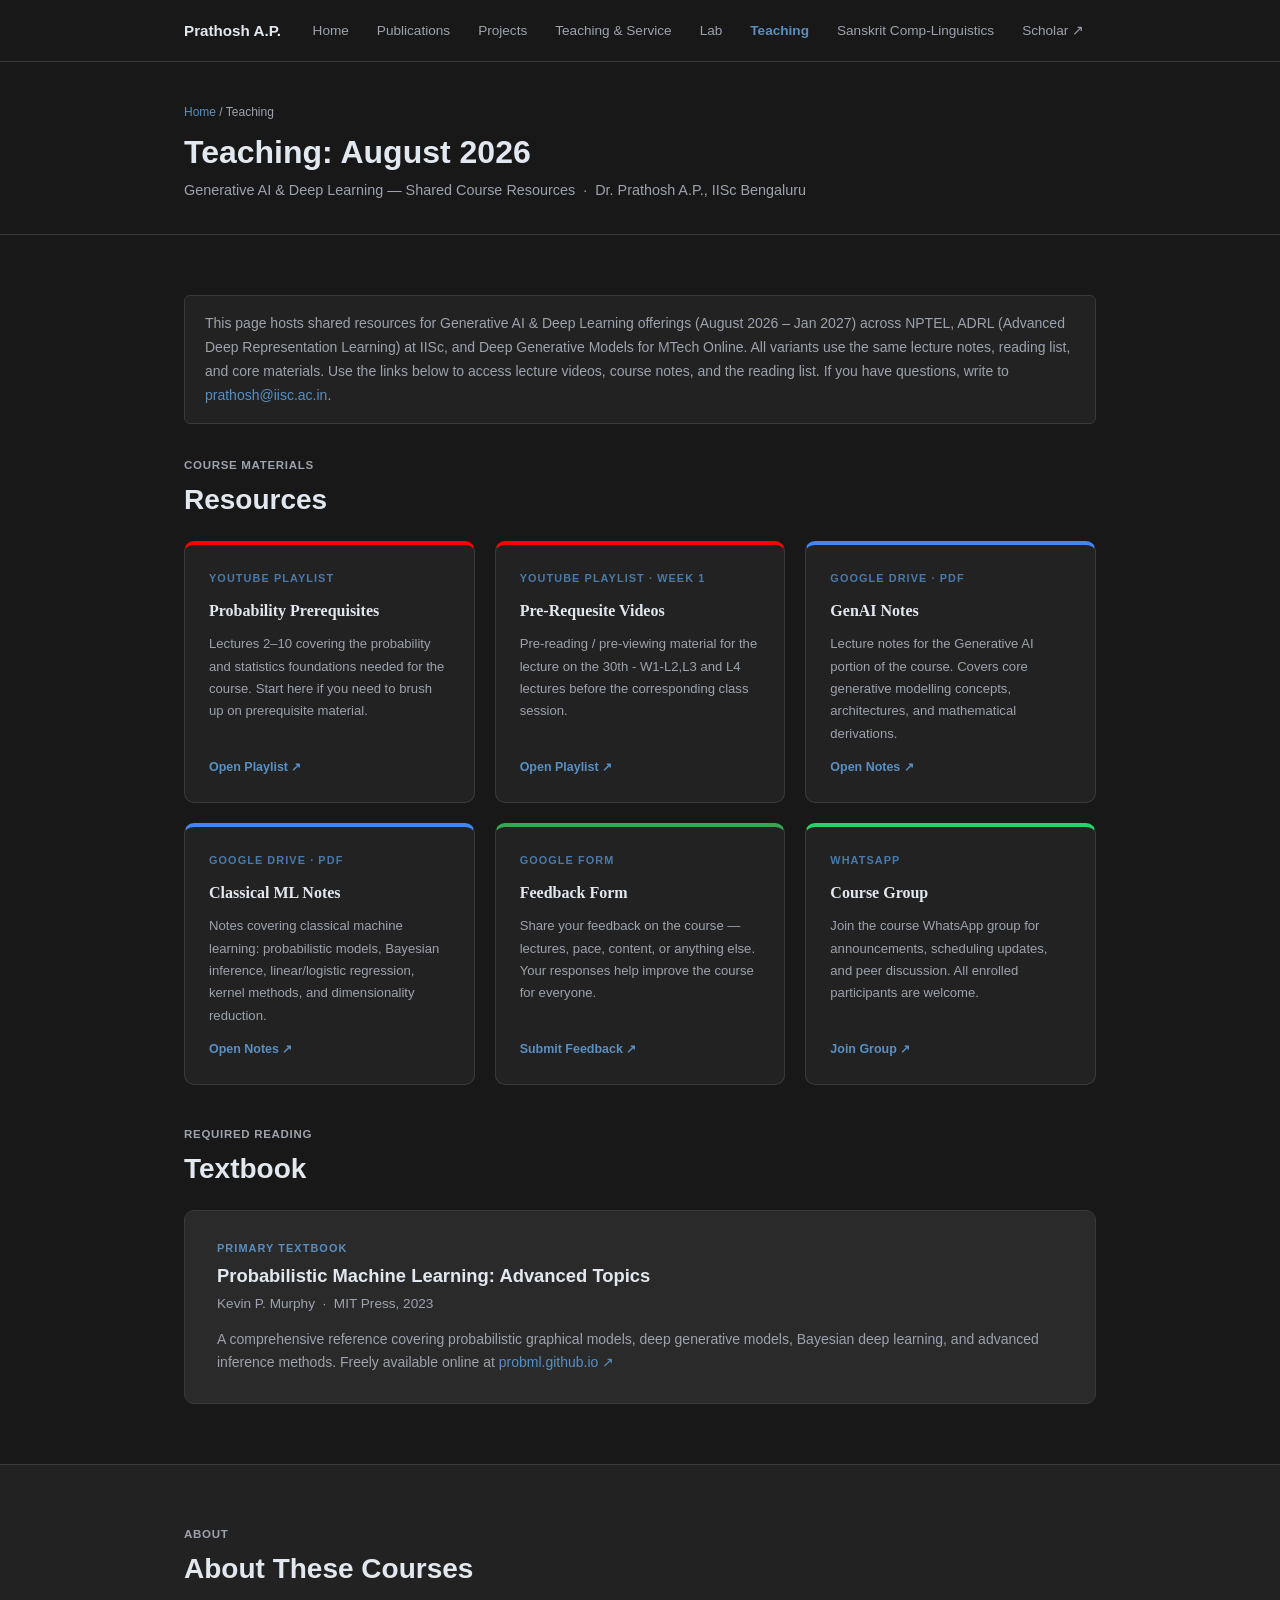
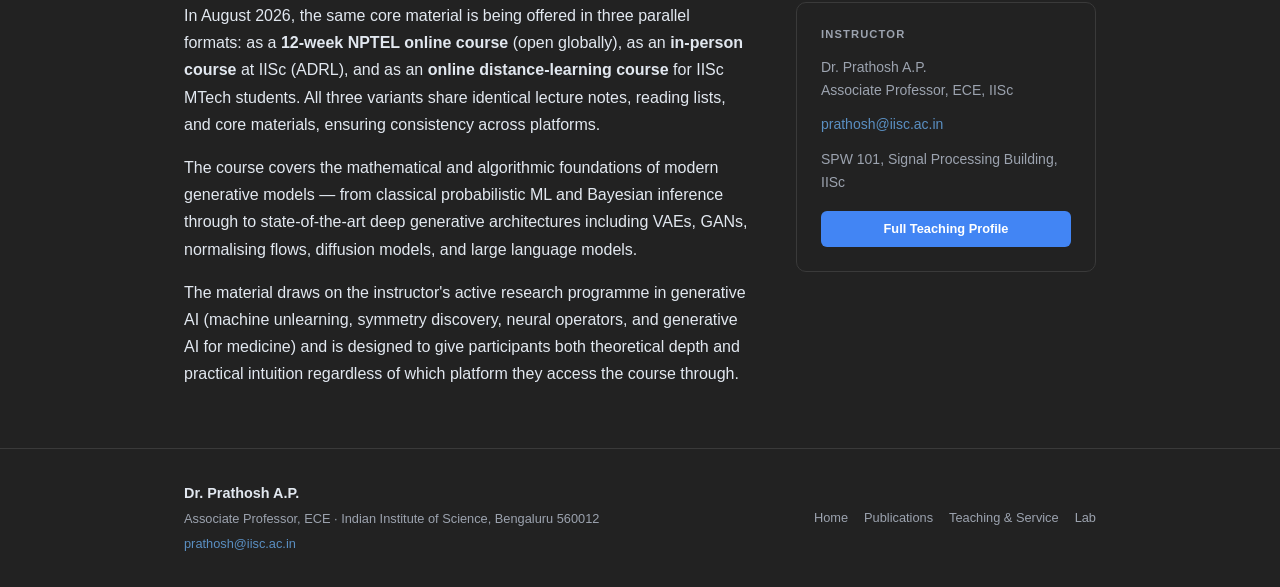
<file: courses-2026.html>
<!DOCTYPE html>
<html lang="en">
<head>
  <meta charset="UTF-8">
  <meta name="viewport" content="width=device-width, initial-scale=1.0">
  <meta name="description" content="Teaching: August 2026 — Generative AI & Deep Learning course resources by Dr. Prathosh A.P., IISc Bengaluru. Offered on NPTEL, ADRL (IISc), and MTech Online (IISc).">
  <title>Teaching: August 2026 | Dr. Prathosh A.P.</title>
  <link rel="stylesheet" href="css/style.css">
  <style>
    .resource-grid {
      display: grid;
      grid-template-columns: repeat(auto-fit, minmax(280px, 1fr));
      gap: 20px;
      margin-bottom: 2.5rem;
    }
    .resource-card {
      background: #222222;
      border: 1px solid #3a3a3a;
      border-radius: var(--radius-lg);
      padding: 24px;
      display: flex;
      flex-direction: column;
      gap: 12px;
      transition: all var(--transition);
      text-decoration: none !important;
    }
    .resource-card:hover {
      border-color: #60a5fa;
    }
    .resource-icon {
      font-size: 2rem;
      line-height: 1;
    }
    .resource-type {
      font-family: -apple-system, BlinkMacSystemFont, 'Segoe UI', Roboto, sans-serif;
      font-size: .68rem;
      font-weight: 700;
      letter-spacing: .1em;
      text-transform: uppercase;
      color: var(--amber-dark);
    }
    .resource-title {
      font-family: Georgia, serif;
      font-size: 1rem;
      color: #e2e8f0;
      font-weight: bold;
      margin: 0;
      line-height: 1.35;
    }
    .resource-desc {
      font-family: -apple-system, BlinkMacSystemFont, 'Segoe UI', Roboto, sans-serif;
      font-size: .82rem;
      color: var(--text-light);
      margin: 0;
      flex: 1;
    }
    .resource-link-label {
      font-family: -apple-system, BlinkMacSystemFont, 'Segoe UI', Roboto, sans-serif;
      font-size: .78rem;
      font-weight: 600;
      color: var(--navy-light);
      display: flex;
      align-items: center;
      gap: 5px;
      margin-top: auto;
    }
    /* Card accent colors by type */
    .card-youtube { border-top: 4px solid #ff0000; }
    .card-drive   { border-top: 4px solid #4285f4; }
    .card-form    { border-top: 4px solid #34a853; }
    .card-wa      { border-top: 4px solid #25d366; }

    .reading-card {
      background: #2a2a2a;
      color: #e2e8f0;
      border: 1px solid #3a3a3a;
      border-radius: var(--radius-lg);
      padding: 28px 32px;
      display: flex;
      gap: 24px;
      align-items: flex-start;
    }
    .book-icon {
      font-size: 3rem;
      line-height: 1;
      flex-shrink: 0;
    }
    .reading-label {
      font-family: -apple-system, BlinkMacSystemFont, 'Segoe UI', Roboto, sans-serif;
      font-size: .68rem;
      font-weight: 700;
      letter-spacing: .1em;
      text-transform: uppercase;
      color: var(--amber);
      margin-bottom: .4rem;
    }
    .reading-title {
      color: #e2e8f0;
      font-size: 1.15rem;
      margin-bottom: .35rem;
    }
    .reading-meta {
      font-family: -apple-system, BlinkMacSystemFont, 'Segoe UI', Roboto, sans-serif;
      font-size: .85rem;
      color: #9ca3af;
    }
    .info-banner {
      background: #222222;
      border: 1px solid #3a3a3a;
      border-radius: var(--radius);
      padding: 16px 20px;
      font-family: -apple-system, BlinkMacSystemFont, 'Segoe UI', Roboto, sans-serif;
      font-size: .875rem;
      color: #9ca3af;
      display: flex;
      gap: 12px;
      align-items: flex-start;
      margin-bottom: 2rem;
    }
    .info-banner .icon { font-size: 1.2rem; flex-shrink: 0; margin-top: 1px; }
  </style>
</head>
<body>

<nav class="nav">
  <div class="nav-inner">
    <a class="nav-brand" href="index.html">Prathosh A.P.</a>
    <div class="nav-links" id="nav-links">
      <a href="index.html">Home</a>
      <a href="publications.html">Publications</a>
      <a href="projects.html">Projects</a>
      <a href="teaching.html">Teaching &amp; Service</a>
      <a href="group.html">Lab</a>
      <a href="courses-2026.html" class="active">Teaching</a>
      <a href="sanskrit-complinguistics.html">Sanskrit Comp-Linguistics</a>
      <a href="https://scholar.google.com/citations?user=OEwV4bsAAAAJ" target="_blank">Scholar ↗</a>
    </div>
    <button class="nav-toggle" id="nav-toggle" aria-label="Toggle menu" aria-expanded="false">
      <span></span><span></span><span></span>
    </button>
  </div>
</nav>
<script>
  const toggle = document.getElementById('nav-toggle');
  const links  = document.getElementById('nav-links');
  toggle.addEventListener('click', () => {
    const open = links.classList.toggle('open');
    toggle.classList.toggle('open', open);
    toggle.setAttribute('aria-expanded', open);
  });
</script>

<!-- HERO -->
<div class="page-hero">
  <div class="container">
    <div class="breadcrumb"><a href="index.html">Home</a> / Teaching</div>
    <h1>Teaching: August 2026</h1>
    <p>Generative AI & Deep Learning — Shared Course Resources &nbsp;·&nbsp; Dr. Prathosh A.P., IISc Bengaluru</p>
  </div>
</div>

<!-- MAIN -->
<section class="section">
  <div class="container">

    <div class="info-banner">
      <span>This page hosts shared resources for Generative AI & Deep Learning offerings (August 2026 – Jan 2027) across NPTEL, ADRL (Advanced Deep Representation Learning) at IISc, and Deep Generative Models for MTech Online. All variants use the same lecture notes, reading list, and core materials. Use the links below to access lecture videos, course notes, and the reading list. If you have questions, write to <a href="mailto:prathosh@iisc.ac.in">prathosh@iisc.ac.in</a>.</span>
    </div>

    <!-- RESOURCES -->
    <span class="section-label">Course Materials</span>
    <h2 class="section-title" style="margin-bottom:1.5rem">Resources</h2>

    <div class="resource-grid">

      <a class="resource-card card-youtube" href="https://youtube.com/playlist?list=PLgMDNELGJ1Cay-Q9Cn8KcpUcC58NDWuiu&si=7aratcz2cz4lPaCf" target="_blank">
        <div class="resource-type">YouTube Playlist</div>
        <div class="resource-title">Probability Prerequisites</div>
        <div class="resource-desc">Lectures 2–10 covering the probability and statistics foundations needed for the course. Start here if you need to brush up on prerequisite material.</div>
        <div class="resource-link-label">Open Playlist ↗</div>
      </a>

      <a class="resource-card card-youtube" href="https://youtube.com/playlist?list=PLZ2ps__7DhBa5xCmncgH7kPqLqMBq7xlu&si=wWuyg9DMKDO-hivD" target="_blank">
        <div class="resource-type">YouTube Playlist · Week 1</div>
        <div class="resource-title">Pre-Requesite Videos</div>
        <div class="resource-desc">Pre-reading / pre-viewing material for the lecture on the 30th - W1-L2,L3 and L4 lectures before the corresponding class session.</div>
        <div class="resource-link-label">Open Playlist ↗</div>
      </a>

      <a class="resource-card card-drive" href="https://drive.google.com/file/d/1Kebb00VehPBMyleuw2ubp2qbvrBqyvZZ/view?usp=drive_link" target="_blank">
        <div class="resource-type">Google Drive · PDF</div>
        <div class="resource-title">GenAI Notes</div>
        <div class="resource-desc">Lecture notes for the Generative AI portion of the course. Covers core generative modelling concepts, architectures, and mathematical derivations.</div>
        <div class="resource-link-label">Open Notes ↗</div>
      </a>

      <a class="resource-card card-drive" href="https://drive.google.com/file/d/1D3nY_5h9s91sfLq9m7RDoewQ9uAuXgEl/view?usp=drive_link" target="_blank">
        <div class="resource-type">Google Drive · PDF</div>
        <div class="resource-title">Classical ML Notes</div>
        <div class="resource-desc">Notes covering classical machine learning: probabilistic models, Bayesian inference, linear/logistic regression, kernel methods, and dimensionality reduction.</div>
        <div class="resource-link-label">Open Notes ↗</div>
      </a>

      <a class="resource-card card-form" href="https://docs.google.com/forms/d/e/1FAIpQLScEMMz2hdIRgMnKBOj1mrjvszMf2qnJaCuPZoJZ6RAm71TdIw/viewform?usp=header" target="_blank">
        <div class="resource-type">Google Form</div>
        <div class="resource-title">Feedback Form</div>
        <div class="resource-desc">Share your feedback on the course — lectures, pace, content, or anything else. Your responses help improve the course for everyone.</div>
        <div class="resource-link-label">Submit Feedback ↗</div>
      </a>

      <a class="resource-card card-wa" href="https://chat.whatsapp.com/CZ8eSha1kfMCbg2gnlSHUT" target="_blank">
        <div class="resource-type">WhatsApp</div>
        <div class="resource-title">Course Group</div>
        <div class="resource-desc">Join the course WhatsApp group for announcements, scheduling updates, and peer discussion. All enrolled participants are welcome.</div>
        <div class="resource-link-label">Join Group ↗</div>
      </a>

    </div>

    <!-- READING -->
    <span class="section-label">Required Reading</span>
    <h2 class="section-title" style="margin-bottom:1.5rem">Textbook</h2>

    <div class="reading-card">
      <div>
        <div class="reading-label">Primary Textbook</div>
        <h3 class="reading-title">Probabilistic Machine Learning: Advanced Topics</h3>
        <div class="reading-meta">Kevin P. Murphy &nbsp;·&nbsp; MIT Press, 2023</div>
        <p style="font-family:-apple-system,sans-serif;font-size:.875rem;color:#9ca3af;margin-top:.75rem;margin-bottom:0">
          A comprehensive reference covering probabilistic graphical models, deep generative models, Bayesian deep learning, and advanced inference methods. Freely available online at <a href="https://probml.github.io/pml-book/book2.html" target="_blank" style="color:var(--amber)">probml.github.io ↗</a>
        </p>
      </div>
    </div>

  </div>
</section>

<!-- ABOUT THE COURSE -->
<div class="divider"></div>
<section class="section section-alt">
  <div class="container">
    <span class="section-label">About</span>
    <h2 class="section-title">About These Courses</h2>
    <div class="about-grid" style="grid-template-columns:1fr 300px">
      <div>
        <p>
          In August 2026, the same core material is being offered in three parallel formats: as a <strong>12-week NPTEL online course</strong> (open globally), as an <strong>in-person course</strong> at IISc (ADRL), and as an <strong>online distance-learning course</strong> for IISc MTech students. All three variants share identical lecture notes, reading lists, and core materials, ensuring consistency across platforms.
        </p>
        <p>
          The course covers the mathematical and algorithmic foundations of modern generative models — from classical probabilistic ML and Bayesian inference through to state-of-the-art deep generative architectures including VAEs, GANs, normalising flows, diffusion models, and large language models.
        </p>
        <p style="margin-bottom:0">
          The material draws on the instructor's active research programme in generative AI (machine unlearning, symmetry discovery, neural operators, and generative AI for medicine) and is designed to give participants both theoretical depth and practical intuition regardless of which platform they access the course through.
        </p>
      </div>
      <div class="contact-card">
        <h4>Instructor</h4>
        <div class="contact-item">
          <span>Dr. Prathosh A.P.<br>Associate Professor, ECE, IISc</span>
        </div>
        <div class="contact-item">
          <span><a href="mailto:prathosh@iisc.ac.in">prathosh@iisc.ac.in</a></span>
        </div>
        <div class="contact-item">
          <span>SPW 101, Signal Processing Building, IISc</span>
        </div>
        <div class="contact-links">
          <a class="contact-link-btn scholar" href="teaching.html">Full Teaching Profile</a>
        </div>
      </div>
    </div>
  </div>
</section>

<footer>
  <div class="footer-inner">
    <div>
      <div class="footer-name">Dr. Prathosh A.P.</div>
      <div class="footer-info">Associate Professor, ECE · Indian Institute of Science, Bengaluru 560012</div>
      <div class="footer-info"><a href="mailto:prathosh@iisc.ac.in">prathosh@iisc.ac.in</a></div>
    </div>
    <div class="footer-links">
      <a href="index.html">Home</a>
      <a href="publications.html">Publications</a>
      <a href="teaching.html">Teaching &amp; Service</a>
      <a href="group.html">Lab</a>
    </div>
  </div>
</footer>

</body>
</html>
</file>
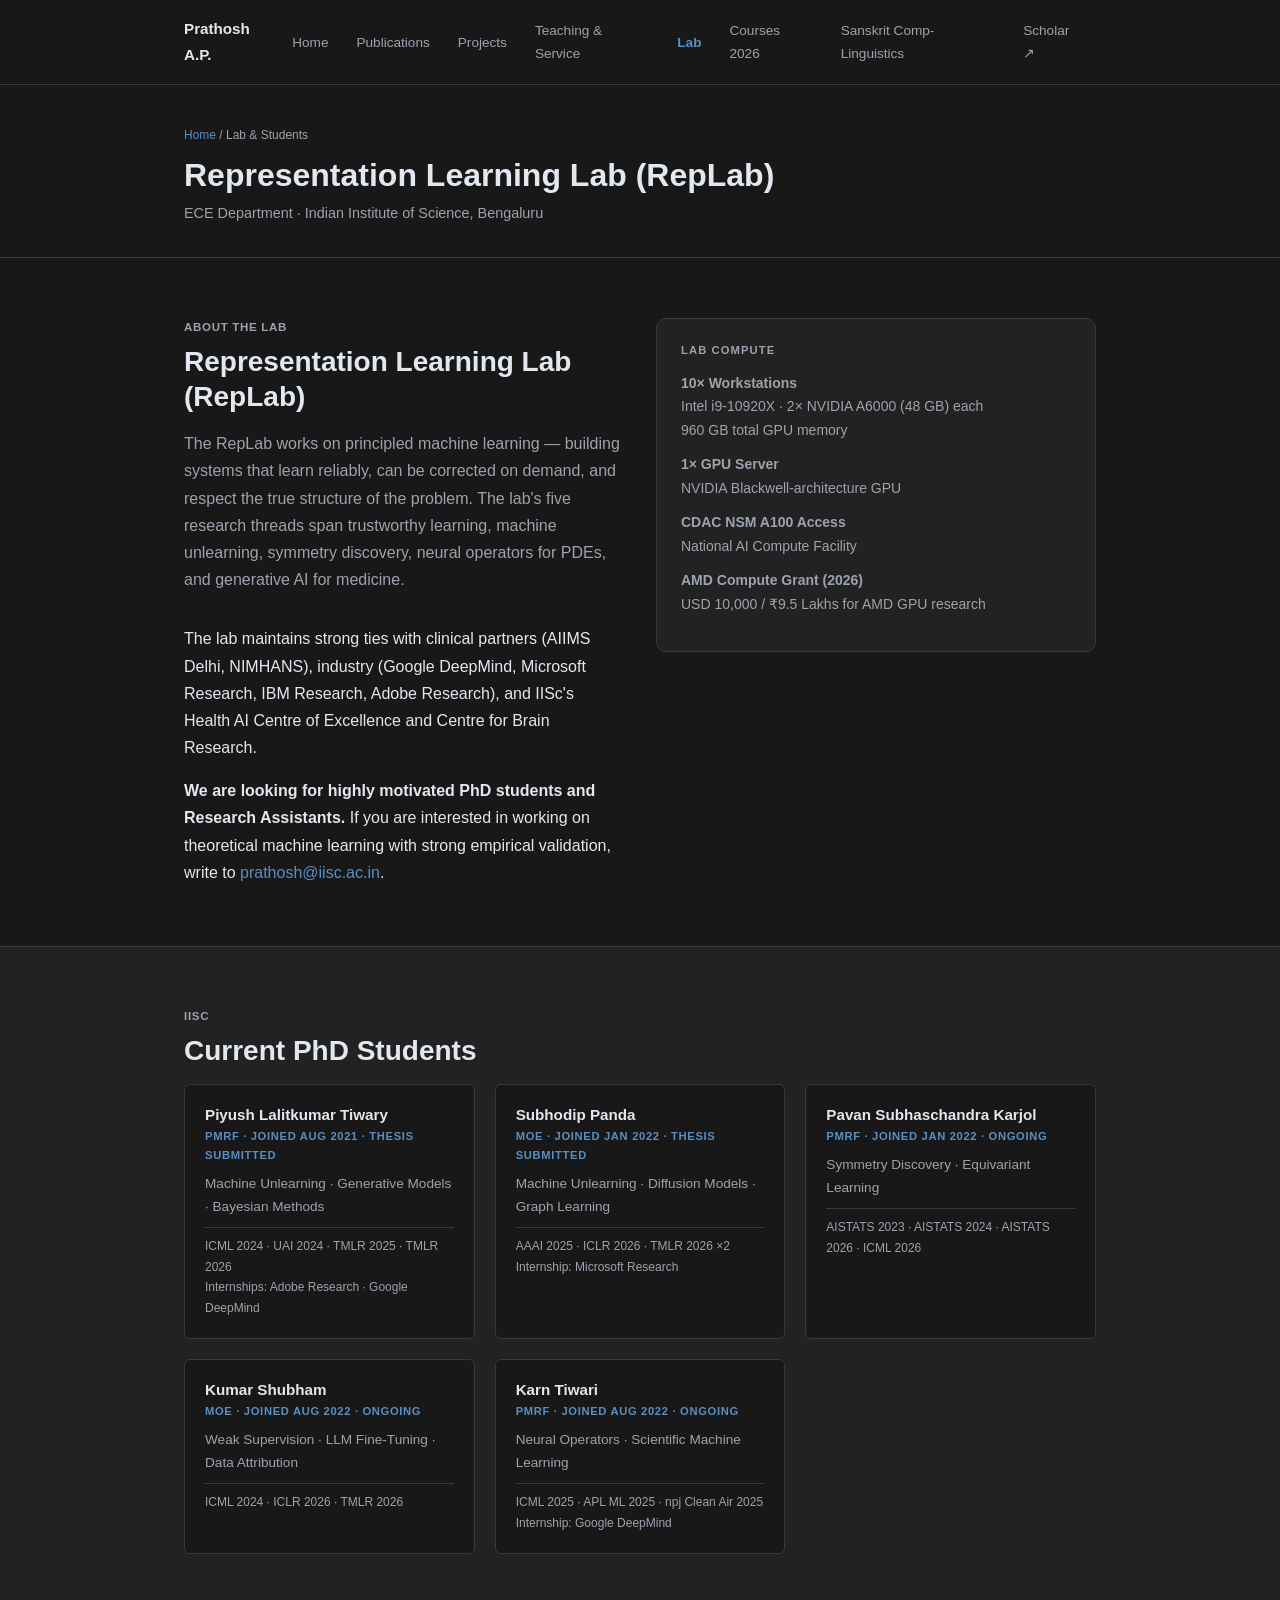
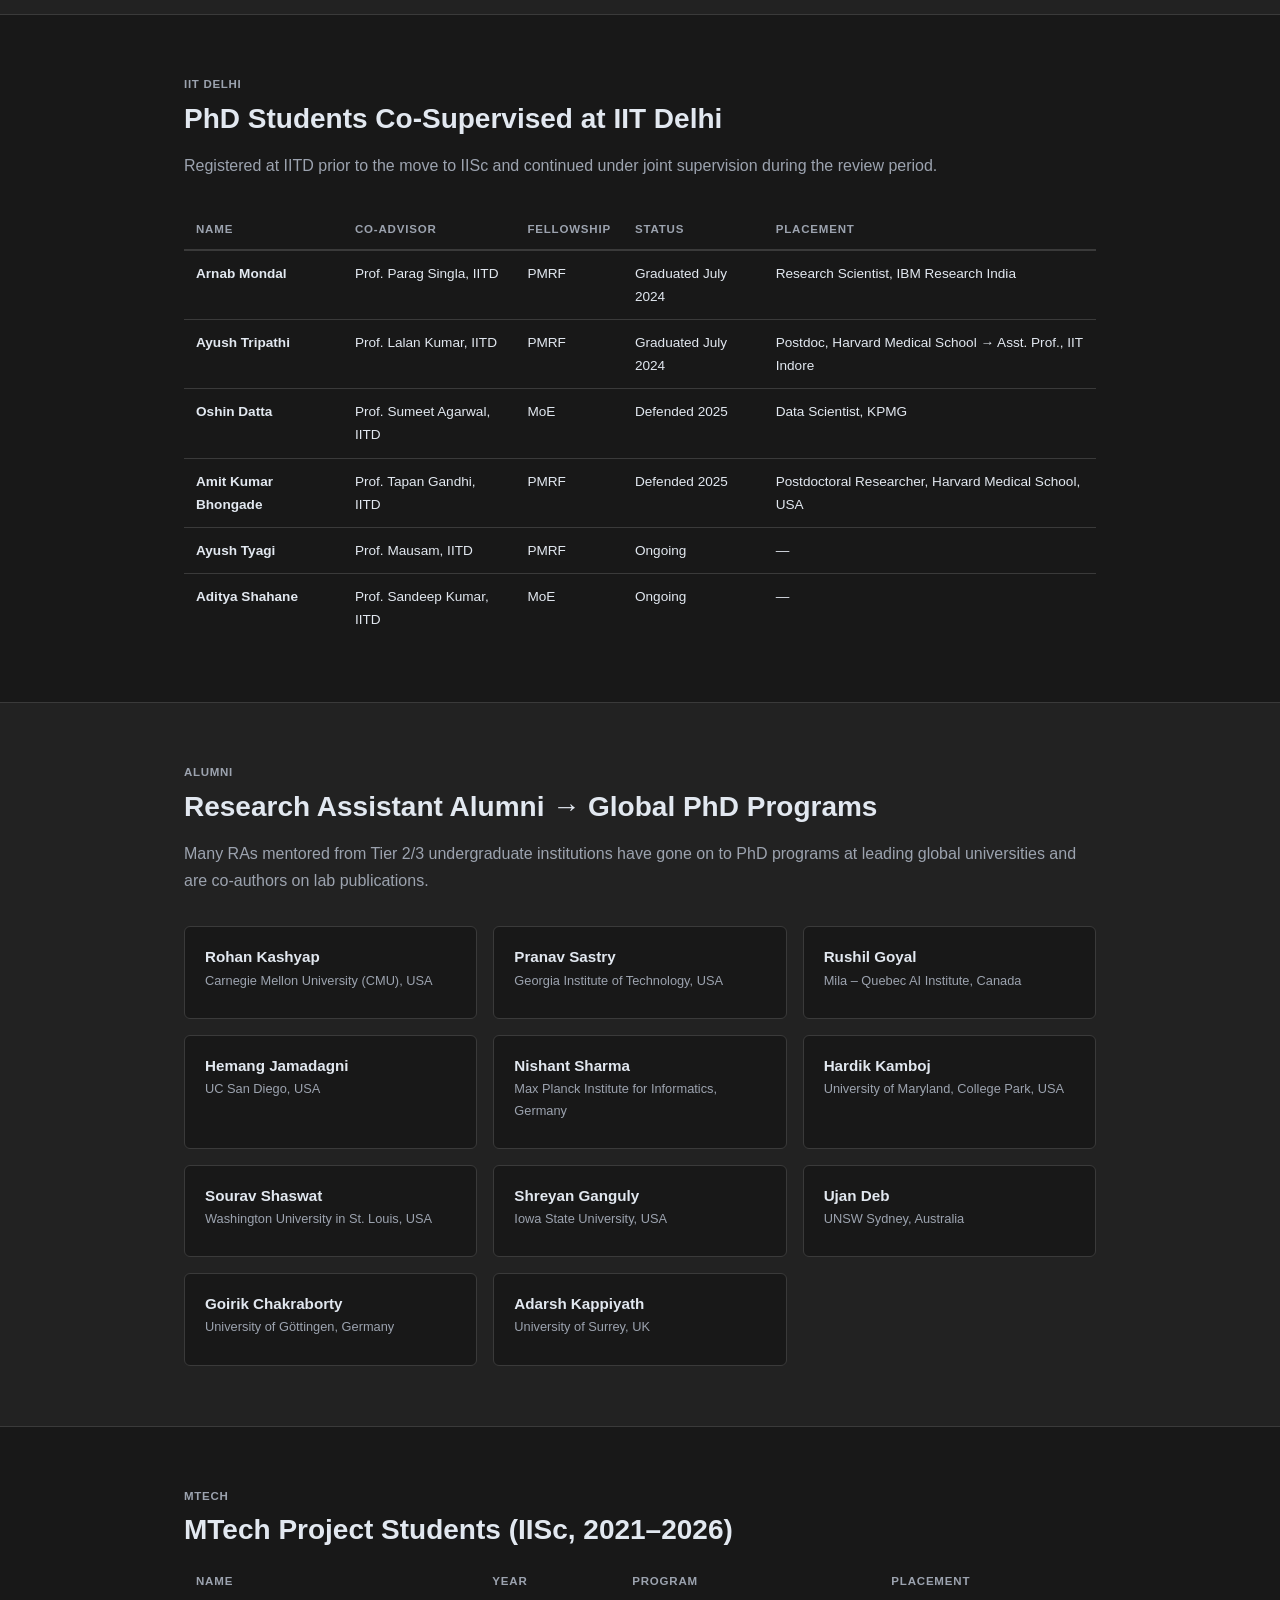
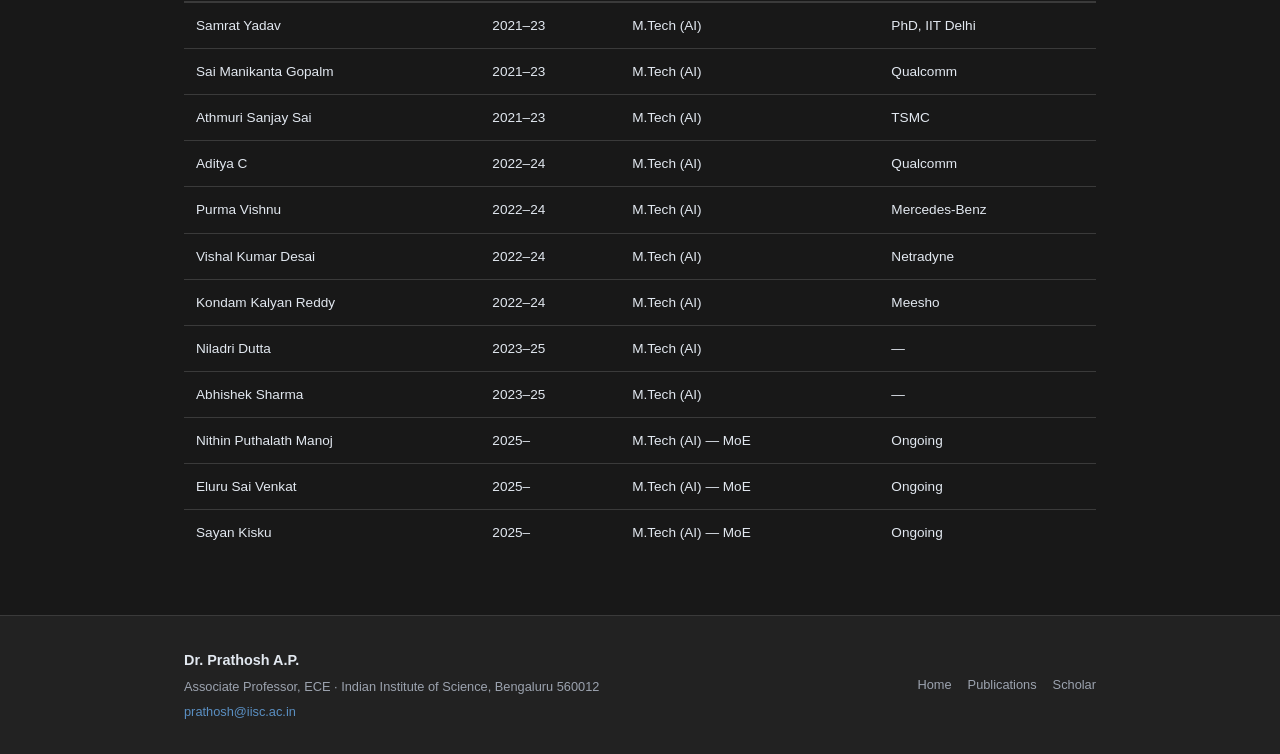
<file: group.html>
<!DOCTYPE html>
<html lang="en">
<head>
  <meta charset="UTF-8">
  <meta name="viewport" content="width=device-width, initial-scale=1.0">
  <meta name="description" content="Representation Learning Lab (RepLab) — Dr. Prathosh A.P., IISc Bengaluru. PhD students, MTech graduates, and research assistant alumni.">
  <title>RepLab | Dr. Prathosh A.P.</title>
  <link rel="stylesheet" href="css/style.css">
</head>
<body>

<nav class="nav">
  <div class="nav-inner">
    <a class="nav-brand" href="index.html">Prathosh A.P.</a>
    <div class="nav-links" id="nav-links">
      <a href="index.html">Home</a>
      <a href="publications.html">Publications</a>
      <a href="projects.html">Projects</a>
      <a href="teaching.html">Teaching &amp; Service</a>
      <a href="group.html" class="active">Lab</a>
      <a href="courses-2026.html">Courses 2026</a>
      <a href="sanskrit-complinguistics.html">Sanskrit Comp-Linguistics</a>
      <a href="https://scholar.google.com/citations?user=OEwV4bsAAAAJ" target="_blank">Scholar ↗</a>
    </div>
    <button class="nav-toggle" id="nav-toggle" aria-label="Toggle menu" aria-expanded="false">
      <span></span><span></span><span></span>
    </button>
  </div>
</nav>
<script>
  const toggle = document.getElementById('nav-toggle');
  const links  = document.getElementById('nav-links');
  toggle.addEventListener('click', () => {
    const open = links.classList.toggle('open');
    toggle.classList.toggle('open', open);
    toggle.setAttribute('aria-expanded', open);
  });
</script>

<div class="page-hero">
  <div class="container">
    <div class="breadcrumb"><a href="index.html">Home</a> / Lab &amp; Students</div>
    <h1>Representation Learning Lab (RepLab)</h1>
    <p>ECE Department · Indian Institute of Science, Bengaluru</p>
  </div>
</div>

<!-- LAB OVERVIEW -->
<section class="section">
  <div class="container">
    <div class="grid-2" style="align-items:start">
      <div>
        <span class="section-label">About the Lab</span>
        <h2 class="section-title">Representation Learning Lab (RepLab)</h2>
        <p>The RepLab works on principled machine learning — building systems that learn reliably, can be corrected on demand, and respect the true structure of the problem. The lab's five research threads span trustworthy learning, machine unlearning, symmetry discovery, neural operators for PDEs, and generative AI for medicine.</p>
        <p>The lab maintains strong ties with clinical partners (AIIMS Delhi, NIMHANS), industry (Google DeepMind, Microsoft Research, IBM Research, Adobe Research), and IISc's Health AI Centre of Excellence and Centre for Brain Research.</p>
        <p style="margin-bottom:0"><strong>We are looking for highly motivated PhD students and Research Assistants.</strong> If you are interested in working on theoretical machine learning with strong empirical validation, write to <a href="mailto:prathosh@iisc.ac.in">prathosh@iisc.ac.in</a>.</p>
      </div>
      <div>
        <div class="contact-card">
          <h4>Lab Compute</h4>
          <div class="contact-item">
            <span><strong>10× Workstations</strong><br>Intel i9-10920X · 2× NVIDIA A6000 (48 GB) each<br>960 GB total GPU memory</span>
          </div>
          <div class="contact-item">
            <span><strong>1× GPU Server</strong><br>NVIDIA Blackwell-architecture GPU</span>
          </div>
          <div class="contact-item">
            <span><strong>CDAC NSM A100 Access</strong><br>National AI Compute Facility</span>
          </div>
          <div class="contact-item">
            <span><strong>AMD Compute Grant (2026)</strong><br>USD 10,000 / ₹9.5 Lakhs for AMD GPU research</span>
          </div>
        </div>
      </div>
    </div>
  </div>
</section>

<div class="divider"></div>

<!-- CURRENT PhD STUDENTS -->
<section class="section section-alt">
  <div class="container">
    <span class="section-label">IISc</span>
    <h2 class="section-title">Current PhD Students</h2>
    <div class="grid-3" style="gap:20px">

      <div class="student-card">
        <h3>Piyush Lalitkumar Tiwary</h3>
        <div class="fellowship">PMRF · Joined Aug 2021 · Thesis Submitted</div>
        <div class="area">Machine Unlearning · Generative Models · Bayesian Methods</div>
        <div class="student-papers">
          ICML 2024 · UAI 2024 · TMLR 2025 · TMLR 2026<br>
          Internships: Adobe Research · Google DeepMind
        </div>
      </div>

      <div class="student-card">
        <h3>Subhodip Panda</h3>
        <div class="fellowship">MoE · Joined Jan 2022 · Thesis Submitted</div>
        <div class="area">Machine Unlearning · Diffusion Models · Graph Learning</div>
        <div class="student-papers">
          AAAI 2025 · ICLR 2026 · TMLR 2026 ×2<br>
          Internship: Microsoft Research
        </div>
      </div>

      <div class="student-card">
        <h3>Pavan Subhaschandra Karjol</h3>
        <div class="fellowship">PMRF · Joined Jan 2022 · Ongoing</div>
        <div class="area">Symmetry Discovery · Equivariant Learning</div>
        <div class="student-papers">
          AISTATS 2023 · AISTATS 2024 · AISTATS 2026 · ICML 2026
        </div>
      </div>

      <div class="student-card">
        <h3>Kumar Shubham</h3>
        <div class="fellowship">MoE · Joined Aug 2022 · Ongoing</div>
        <div class="area">Weak Supervision · LLM Fine-Tuning · Data Attribution</div>
        <div class="student-papers">
          ICML 2024 · ICLR 2026 · TMLR 2026
        </div>
      </div>

      <div class="student-card">
        <h3>Karn Tiwari</h3>
        <div class="fellowship">PMRF · Joined Aug 2022 · Ongoing</div>
        <div class="area">Neural Operators · Scientific Machine Learning</div>
        <div class="student-papers">
          ICML 2025 · APL ML 2025 · npj Clean Air 2025<br>
          Internship: Google DeepMind
        </div>
      </div>

    </div>
  </div>
</section>

<div class="divider"></div>

<!-- CO-SUPERVISED (IITD) -->
<section class="section">
  <div class="container">
    <span class="section-label">IIT Delhi</span>
    <h2 class="section-title">PhD Students Co-Supervised at IIT Delhi</h2>
    <p style="color:var(--text-light)">Registered at IITD prior to the move to IISc and continued under joint supervision during the review period.</p>
    <table class="placement-table" style="margin-top:1.5rem">
      <thead>
        <tr>
          <th>Name</th>
          <th>Co-advisor</th>
          <th>Fellowship</th>
          <th>Status</th>
          <th>Placement</th>
        </tr>
      </thead>
      <tbody>
        <tr>
          <td><strong>Arnab Mondal</strong></td>
          <td>Prof. Parag Singla, IITD</td>
          <td>PMRF</td>
          <td>Graduated July 2024</td>
          <td>Research Scientist, IBM Research India</td>
        </tr>
        <tr>
          <td><strong>Ayush Tripathi</strong></td>
          <td>Prof. Lalan Kumar, IITD</td>
          <td>PMRF</td>
          <td>Graduated July 2024</td>
          <td>Postdoc, Harvard Medical School → Asst. Prof., IIT Indore</td>
        </tr>
        <tr>
          <td><strong>Oshin Datta</strong></td>
          <td>Prof. Sumeet Agarwal, IITD</td>
          <td>MoE</td>
          <td>Defended 2025</td>
          <td>Data Scientist, KPMG</td>
        </tr>
        <tr>
          <td><strong>Amit Kumar Bhongade</strong></td>
          <td>Prof. Tapan Gandhi, IITD</td>
          <td>PMRF</td>
          <td>Defended 2025</td>
          <td>Postdoctoral Researcher, Harvard Medical School, USA</td>
        </tr>
        <tr>
          <td><strong>Ayush Tyagi</strong></td>
          <td>Prof. Mausam, IITD</td>
          <td>PMRF</td>
          <td>Ongoing</td>
          <td>—</td>
        </tr>
        <tr>
          <td><strong>Aditya Shahane</strong></td>
          <td>Prof. Sandeep Kumar, IITD</td>
          <td>MoE</td>
          <td>Ongoing</td>
          <td>—</td>
        </tr>
      </tbody>
    </table>
  </div>
</section>

<div class="divider"></div>

<!-- RA ALUMNI -->
<section class="section section-alt">
  <div class="container">
    <span class="section-label">Alumni</span>
    <h2 class="section-title">Research Assistant Alumni → Global PhD Programs</h2>
    <p style="color:var(--text-light);margin-bottom:2rem">Many RAs mentored from Tier 2/3 undergraduate institutions have gone on to PhD programs at leading global universities and are co-authors on lab publications.</p>
    <div class="grid-3" style="gap:16px">
      <div class="award-card" style="padding:20px">
        <h3 style="font-size:.95rem">Rohan Kashyap</h3>
        <div class="award-org">Carnegie Mellon University (CMU), USA</div>
      </div>
      <div class="award-card" style="padding:20px">
        <h3 style="font-size:.95rem">Pranav Sastry</h3>
        <div class="award-org">Georgia Institute of Technology, USA</div>
      </div>
      <div class="award-card" style="padding:20px">
        <h3 style="font-size:.95rem">Rushil Goyal</h3>
        <div class="award-org">Mila – Quebec AI Institute, Canada</div>
      </div>
      <div class="award-card" style="padding:20px">
        <h3 style="font-size:.95rem">Hemang Jamadagni</h3>
        <div class="award-org">UC San Diego, USA</div>
      </div>
      <div class="award-card" style="padding:20px">
        <h3 style="font-size:.95rem">Nishant Sharma</h3>
        <div class="award-org">Max Planck Institute for Informatics, Germany</div>
      </div>
      <div class="award-card" style="padding:20px">
        <h3 style="font-size:.95rem">Hardik Kamboj</h3>
        <div class="award-org">University of Maryland, College Park, USA</div>
      </div>
      <div class="award-card" style="padding:20px">
        <h3 style="font-size:.95rem">Sourav Shaswat</h3>
        <div class="award-org">Washington University in St. Louis, USA</div>
      </div>
      <div class="award-card" style="padding:20px">
        <h3 style="font-size:.95rem">Shreyan Ganguly</h3>
        <div class="award-org">Iowa State University, USA</div>
      </div>
      <div class="award-card" style="padding:20px">
        <h3 style="font-size:.95rem">Ujan Deb</h3>
        <div class="award-org">UNSW Sydney, Australia</div>
      </div>
      <div class="award-card" style="padding:20px">
        <h3 style="font-size:.95rem">Goirik Chakraborty</h3>
        <div class="award-org">University of Göttingen, Germany</div>
      </div>
      <div class="award-card" style="padding:20px">
        <h3 style="font-size:.95rem">Adarsh Kappiyath</h3>
        <div class="award-org">University of Surrey, UK</div>
      </div>
    </div>
  </div>
</section>

<div class="divider"></div>

<!-- MTech -->
<section class="section">
  <div class="container">
    <span class="section-label">MTech</span>
    <h2 class="section-title">MTech Project Students (IISc, 2021–2026)</h2>
    <table class="placement-table">
      <thead>
        <tr><th>Name</th><th>Year</th><th>Program</th><th>Placement</th></tr>
      </thead>
      <tbody>
        <tr><td>Samrat Yadav</td><td>2021–23</td><td>M.Tech (AI)</td><td>PhD, IIT Delhi</td></tr>
        <tr><td>Sai Manikanta Gopalm</td><td>2021–23</td><td>M.Tech (AI)</td><td>Qualcomm</td></tr>
        <tr><td>Athmuri Sanjay Sai</td><td>2021–23</td><td>M.Tech (AI)</td><td>TSMC</td></tr>
        <tr><td>Aditya C</td><td>2022–24</td><td>M.Tech (AI)</td><td>Qualcomm</td></tr>
        <tr><td>Purma Vishnu</td><td>2022–24</td><td>M.Tech (AI)</td><td>Mercedes-Benz</td></tr>
        <tr><td>Vishal Kumar Desai</td><td>2022–24</td><td>M.Tech (AI)</td><td>Netradyne</td></tr>
        <tr><td>Kondam Kalyan Reddy</td><td>2022–24</td><td>M.Tech (AI)</td><td>Meesho</td></tr>
        <tr><td>Niladri Dutta</td><td>2023–25</td><td>M.Tech (AI)</td><td>—</td></tr>
        <tr><td>Abhishek Sharma</td><td>2023–25</td><td>M.Tech (AI)</td><td>—</td></tr>
        <tr><td>Nithin Puthalath Manoj</td><td>2025–</td><td>M.Tech (AI) — MoE</td><td>Ongoing</td></tr>
        <tr><td>Eluru Sai Venkat</td><td>2025–</td><td>M.Tech (AI) — MoE</td><td>Ongoing</td></tr>
        <tr><td>Sayan Kisku</td><td>2025–</td><td>M.Tech (AI) — MoE</td><td>Ongoing</td></tr>
      </tbody>
    </table>
  </div>
</section>

<footer>
  <div class="footer-inner">
    <div>
      <div class="footer-name">Dr. Prathosh A.P.</div>
      <div class="footer-info">Associate Professor, ECE · Indian Institute of Science, Bengaluru 560012</div>
      <div class="footer-info"><a href="mailto:prathosh@iisc.ac.in">prathosh@iisc.ac.in</a></div>
    </div>
    <div class="footer-links">
      <a href="index.html">Home</a>
      <a href="publications.html">Publications</a>
      <a href="https://scholar.google.com/citations?user=OEwV4bsAAAAJ" target="_blank">Scholar</a>
    </div>
  </div>
</footer>

</body>
</html>
</file>
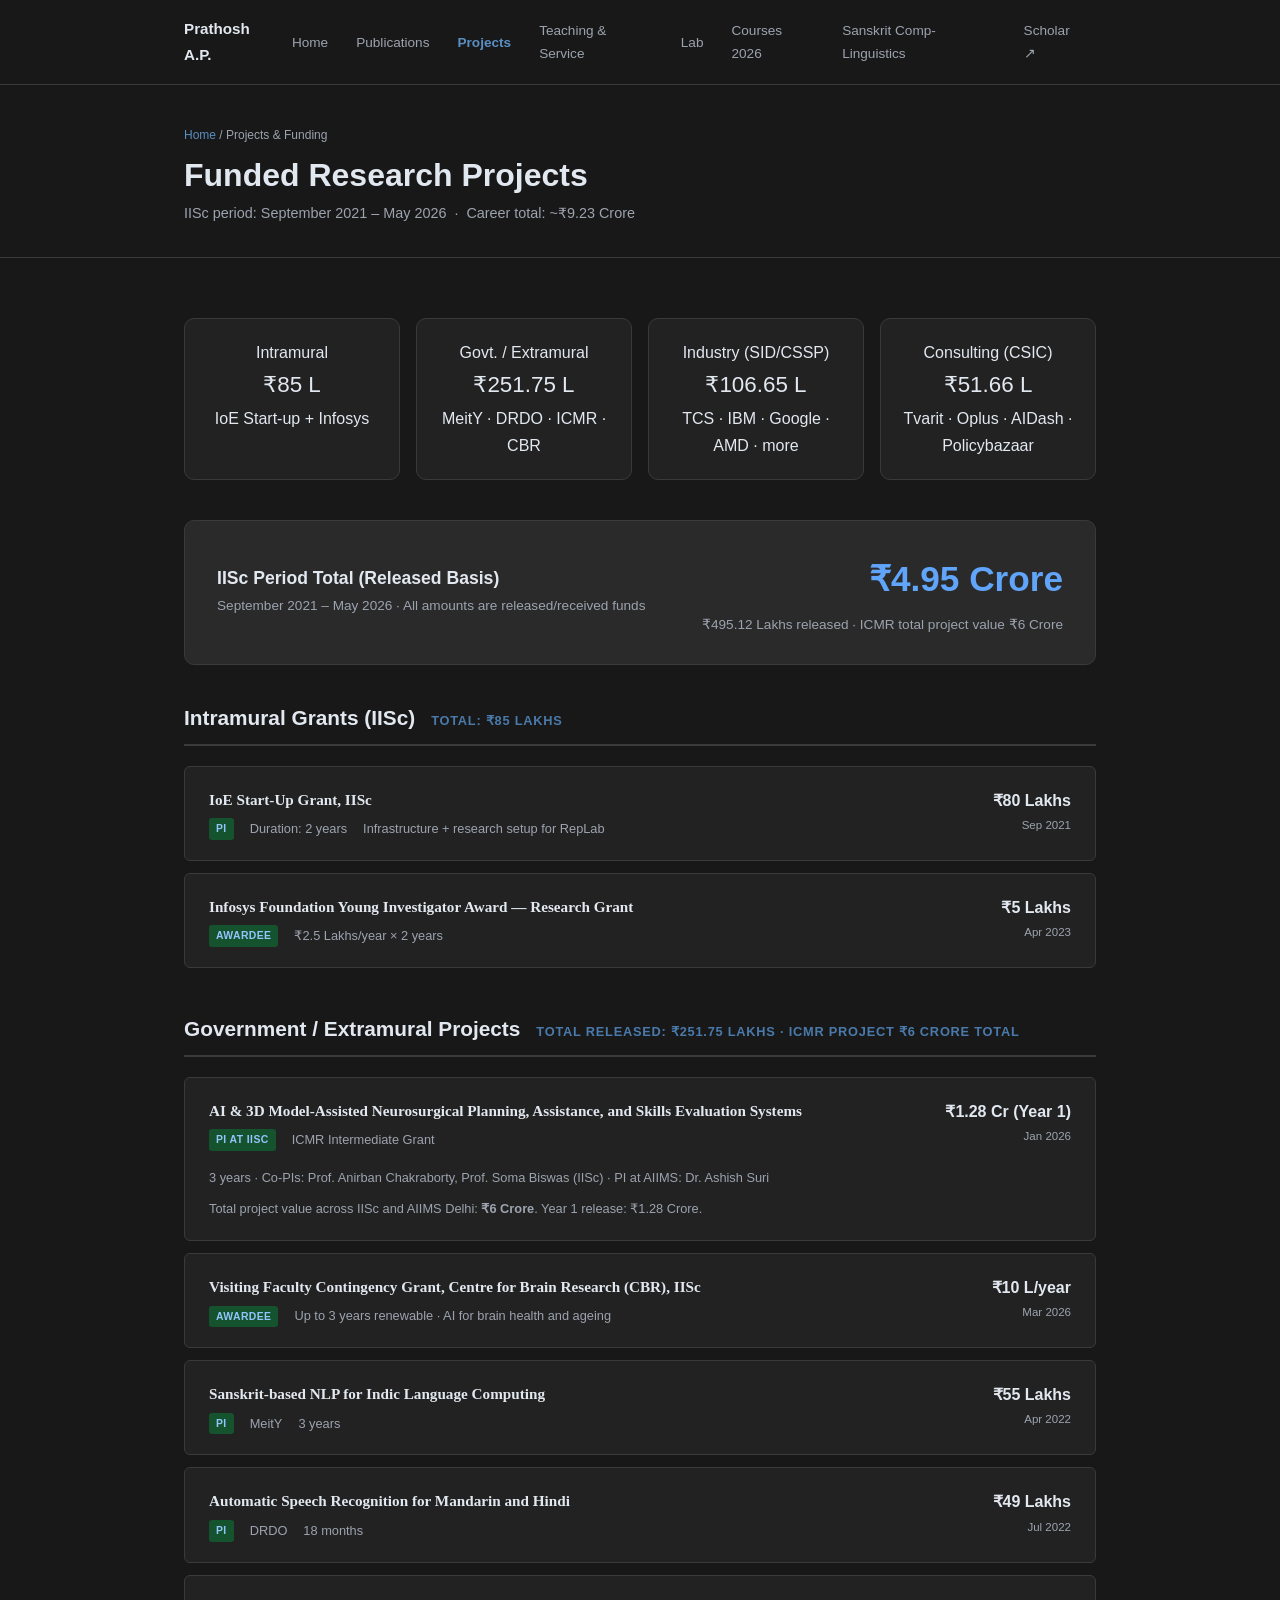
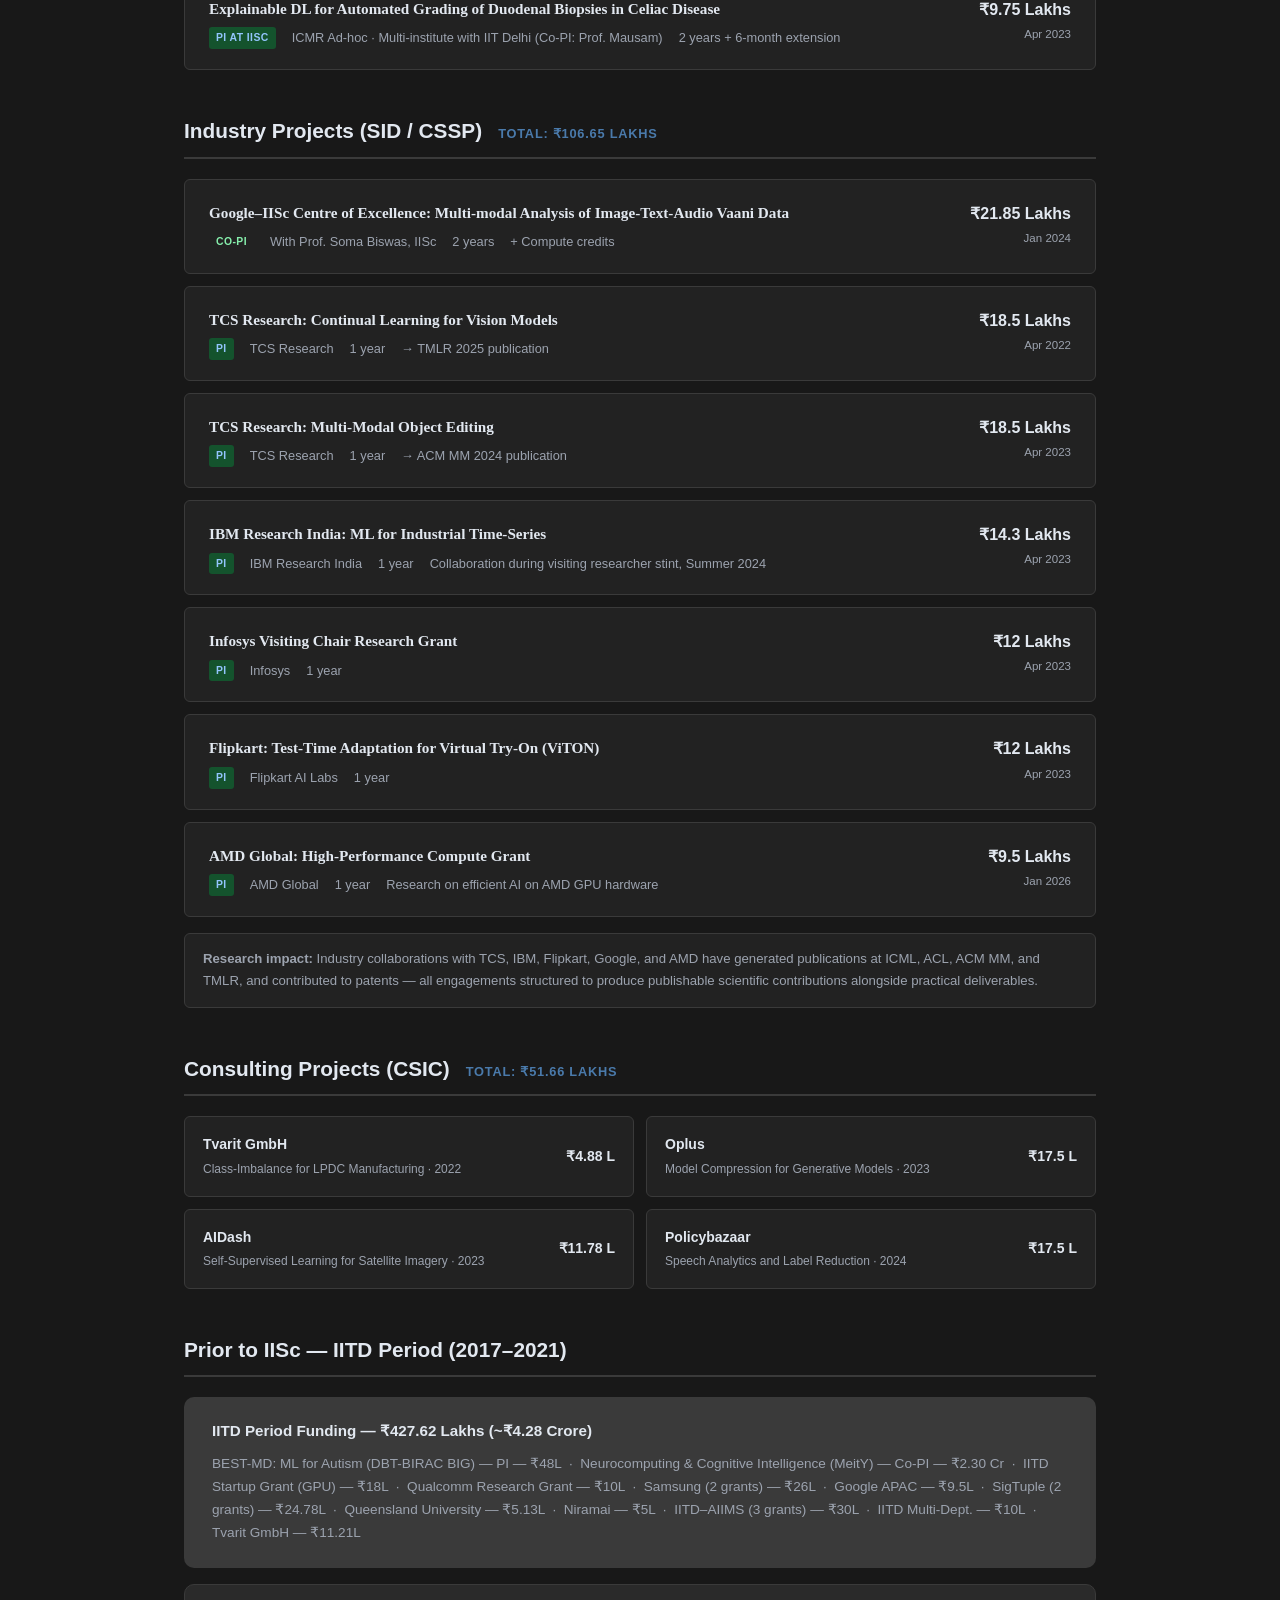
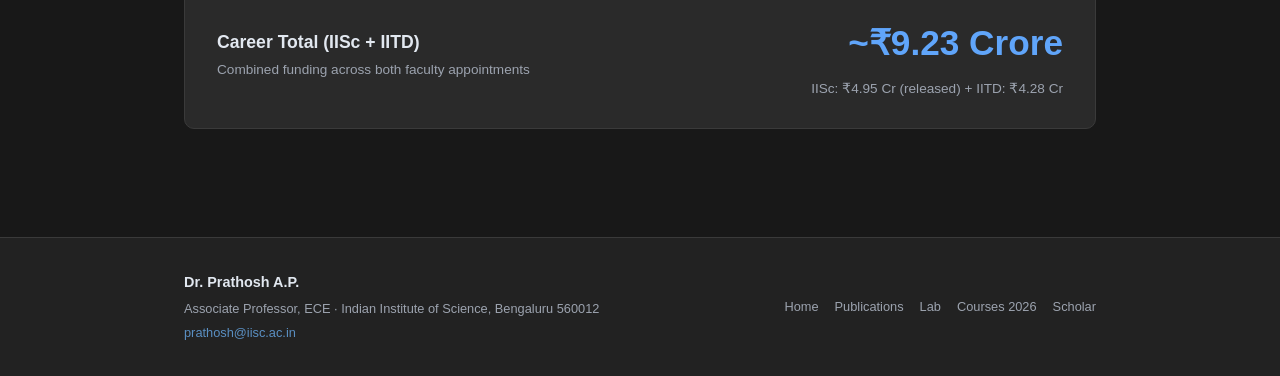
<file: projects.html>
<!DOCTYPE html>
<html lang="en">
<head>
  <meta charset="UTF-8">
  <meta name="viewport" content="width=device-width, initial-scale=1.0">
  <meta name="description" content="Funded research projects of Dr. Prathosh A.P., IISc Bengaluru. Total career funding ~₹9.23 Crore.">
  <title>Projects &amp; Funding | Dr. Prathosh A.P.</title>
  <link rel="stylesheet" href="css/style.css">
  <style>
    .funding-total {
      background: #2a2a2a;
      color: #e2e8f0;
      border: 1px solid #3a3a3a;
      border-radius: var(--radius-lg);
      padding: 28px 32px;
      margin-bottom: 2.5rem;
      display: flex;
      align-items: center;
      justify-content: space-between;
      gap: 24px;
      flex-wrap: wrap;
    }
    .funding-total h3 { color: #e2e8f0; margin: 0; }
    .funding-total .amount {
      font-size: 2.2rem;
      font-weight: 900;
      color: #60a5fa;
      font-family: -apple-system, BlinkMacSystemFont, 'Segoe UI', Roboto, sans-serif;
    }
    .funding-total .sub {
      font-family: -apple-system, BlinkMacSystemFont, 'Segoe UI', Roboto, sans-serif;
      font-size: .85rem;
      color: #9ca3af;
      margin-top: 4px;
    }
    .project-category {
      margin-bottom: 3rem;
    }
    .project-category-header {
      display: flex;
      align-items: baseline;
      gap: 16px;
      margin-bottom: 1.25rem;
      padding-bottom: .75rem;
      border-bottom: 2px solid var(--border);
    }
    .project-category-title { font-size: 1.3rem; }
    .project-category-total {
      font-family: -apple-system, BlinkMacSystemFont, 'Segoe UI', Roboto, sans-serif;
      font-size: .8rem;
      font-weight: 700;
      color: var(--amber-dark);
      text-transform: uppercase;
      letter-spacing: .06em;
    }
    .project-card {
      border: 1px solid var(--border);
      border-radius: var(--radius);
      padding: 20px 24px;
      margin-bottom: 12px;
      background: var(--bg-alt);
      display: grid;
      grid-template-columns: 1fr auto;
      gap: 16px;
      align-items: start;
      transition: all var(--transition);
    }
    .project-card:hover { border-color: var(--accent); }
    .project-title { font-size: .95rem; color: var(--text); margin-bottom: .3rem; font-weight: bold; font-family: Georgia, serif; }
    .project-meta {
      font-family: -apple-system, BlinkMacSystemFont, 'Segoe UI', Roboto, sans-serif;
      font-size: .8rem;
      color: var(--text-light);
      display: flex;
      gap: 16px;
      flex-wrap: wrap;
      margin-top: .35rem;
    }
    .project-meta span { display: flex; align-items: center; gap: 5px; }
    .project-amount {
      font-family: -apple-system, BlinkMacSystemFont, 'Segoe UI', Roboto, sans-serif;
      font-size: 1rem;
      font-weight: 700;
      color: var(--text);
      white-space: nowrap;
      text-align: right;
    }
    .project-amount .year {
      font-size: .72rem;
      font-weight: 400;
      color: var(--text-light);
      display: block;
      margin-top: 2px;
    }
    .role-badge {
      font-family: -apple-system, BlinkMacSystemFont, 'Segoe UI', Roboto, sans-serif;
      font-size: .65rem;
      font-weight: 700;
      
      
      text-transform: uppercase;
      letter-spacing: .04em;
    }
    .role-pi { color: #93c5fd; }
    .role-copi { color: #86efac; }
    .consulting-list {
      display: grid;
      grid-template-columns: repeat(2, 1fr);
      gap: 12px;
    }
    .consulting-item {
      border: 1px solid var(--border);
      border-radius: var(--radius);
      padding: 16px 18px;
      background: var(--bg-alt);
      display: flex;
      justify-content: space-between;
      align-items: center;
    }
    .consulting-item .company {
      font-family: -apple-system, BlinkMacSystemFont, 'Segoe UI', Roboto, sans-serif;
      font-size: .875rem;
      font-weight: 600;
      color: var(--text);
    }
    .consulting-item .desc {
      font-family: -apple-system, BlinkMacSystemFont, 'Segoe UI', Roboto, sans-serif;
      font-size: .75rem;
      color: var(--text-light);
      margin-top: 2px;
    }
    .consulting-item .amount {
      font-family: -apple-system, BlinkMacSystemFont, 'Segoe UI', Roboto, sans-serif;
      font-size: .875rem;
      font-weight: 700;
      color: var(--text);
      white-space: nowrap;
    }
    .industry-note {
      font-family: -apple-system, BlinkMacSystemFont, 'Segoe UI', Roboto, sans-serif;
      font-size: .825rem;
      color: var(--text-light);
      background: var(--bg-alt);
      border: 1px solid var(--border);
      border-radius: var(--radius);
      padding: 14px 18px;
      margin-top: 1rem;
    }
    .iitd-context {
      background: var(--gray-light);
      border-radius: var(--radius-lg);
      padding: 24px 28px;
      margin-top: 1rem;
    }
    .iitd-context h4 { margin-bottom: .75rem; }
    .iitd-context p {
      font-family: -apple-system, BlinkMacSystemFont, 'Segoe UI', Roboto, sans-serif;
      font-size: .85rem;
      color: var(--text-light);
      margin: 0;
    }
  </style>
</head>
<body>

<nav class="nav">
  <div class="nav-inner">
    <a class="nav-brand" href="index.html">Prathosh A.P.</a>
    <div class="nav-links" id="nav-links">
      <a href="index.html">Home</a>
      <a href="publications.html">Publications</a>
      <a href="projects.html" class="active">Projects</a>
      <a href="teaching.html">Teaching &amp; Service</a>
      <a href="group.html">Lab</a>
      <a href="courses-2026.html">Courses 2026</a>
      <a href="sanskrit-complinguistics.html">Sanskrit Comp-Linguistics</a>
      <a href="https://scholar.google.com/citations?user=OEwV4bsAAAAJ" target="_blank">Scholar ↗</a>
    </div>
    <button class="nav-toggle" id="nav-toggle" aria-label="Toggle menu" aria-expanded="false">
      <span></span><span></span><span></span>
    </button>
  </div>
</nav>
<script>
  const toggle = document.getElementById('nav-toggle');
  const links  = document.getElementById('nav-links');
  toggle.addEventListener('click', () => {
    const open = links.classList.toggle('open');
    toggle.classList.toggle('open', open);
    toggle.setAttribute('aria-expanded', open);
  });
</script>

<div class="page-hero">
  <div class="container">
    <div class="breadcrumb"><a href="index.html">Home</a> / Projects &amp; Funding</div>
    <h1>Funded Research Projects</h1>
    <p>IISc period: September 2021 – May 2026 &nbsp;·&nbsp; Career total: ~₹9.23 Crore</p>
  </div>
</div>

<section class="section">
  <div class="container">

    <!-- TOTALS -->
    <div style="display:grid;grid-template-columns:repeat(4,1fr);gap:16px;margin-bottom:2.5rem">
      <div class="stat-block" style="border:1px solid #3a3a3a;background:#222222;border-radius:var(--radius-lg);text-align:center;padding:20px">
        <div class="stat-label">Intramural</div>
        <div class="stat-primary" style="font-size:1.4rem">₹85 L</div>
        <div class="stat-detail">IoE Start-up + Infosys</div>
      </div>
      <div class="stat-block" style="border:1px solid #3a3a3a;background:#222222;border-radius:var(--radius-lg);text-align:center;padding:20px">
        <div class="stat-label">Govt. / Extramural</div>
        <div class="stat-primary" style="font-size:1.4rem">₹251.75 L</div>
        <div class="stat-detail">MeitY · DRDO · ICMR · CBR</div>
      </div>
      <div class="stat-block" style="border:1px solid #3a3a3a;background:#222222;border-radius:var(--radius-lg);text-align:center;padding:20px">
        <div class="stat-label">Industry (SID/CSSP)</div>
        <div class="stat-primary" style="font-size:1.4rem">₹106.65 L</div>
        <div class="stat-detail">TCS · IBM · Google · AMD · more</div>
      </div>
      <div class="stat-block" style="border:1px solid #3a3a3a;background:#222222;border-radius:var(--radius-lg);text-align:center;padding:20px">
        <div class="stat-label">Consulting (CSIC)</div>
        <div class="stat-primary" style="font-size:1.4rem">₹51.66 L</div>
        <div class="stat-detail">Tvarit · Oplus · AIDash · Policybazaar</div>
      </div>
    </div>

    <div class="funding-total">
      <div>
        <h3>IISc Period Total (Released Basis)</h3>
        <div class="sub">September 2021 – May 2026 · All amounts are released/received funds</div>
      </div>
      <div style="text-align:right">
        <div class="amount">₹4.95 Crore</div>
        <div class="sub">₹495.12 Lakhs released · ICMR total project value ₹6 Crore</div>
      </div>
    </div>

    <!-- INTRAMURAL -->
    <div class="project-category">
      <div class="project-category-header">
        <h2 class="project-category-title">Intramural Grants (IISc)</h2>
        <span class="project-category-total">Total: ₹85 Lakhs</span>
      </div>

      <div class="project-card">
        <div>
          <div class="project-title">IoE Start-Up Grant, IISc</div>
          <div class="project-meta">
            <span><span class="role-badge role-pi">PI</span></span>
            <span>Duration: 2 years</span>
            <span>Infrastructure + research setup for RepLab</span>
          </div>
        </div>
        <div class="project-amount">₹80 Lakhs<span class="year">Sep 2021</span></div>
      </div>

      <div class="project-card">
        <div>
          <div class="project-title">Infosys Foundation Young Investigator Award — Research Grant</div>
          <div class="project-meta">
            <span><span class="role-badge role-pi">Awardee</span></span>
            <span>₹2.5 Lakhs/year × 2 years</span>
          </div>
        </div>
        <div class="project-amount">₹5 Lakhs<span class="year">Apr 2023</span></div>
      </div>
    </div>

    <!-- EXTRAMURAL -->
    <div class="project-category">
      <div class="project-category-header">
        <h2 class="project-category-title">Government / Extramural Projects</h2>
        <span class="project-category-total">Total released: ₹251.75 Lakhs · ICMR project ₹6 Crore total</span>
      </div>

      <div class="project-card">
        <div>
          <div class="project-title">AI &amp; 3D Model-Assisted Neurosurgical Planning, Assistance, and Skills Evaluation Systems</div>
          <div class="project-meta">
            <span><span class="role-badge role-pi">PI at IISc</span></span>
            <span>ICMR Intermediate Grant</span>
            <span>3 years · Co-PIs: Prof. Anirban Chakraborty, Prof. Soma Biswas (IISc) · PI at AIIMS: Dr. Ashish Suri</span>
          </div>
          <div style="margin-top:.6rem;font-family:-apple-system,sans-serif;font-size:.8rem;color:var(--text-light)">
            Total project value across IISc and AIIMS Delhi: <strong>₹6 Crore</strong>. Year 1 release: ₹1.28 Crore.
          </div>
        </div>
        <div class="project-amount">₹1.28 Cr (Year 1)<span class="year">Jan 2026</span></div>
      </div>

      <div class="project-card">
        <div>
          <div class="project-title">Visiting Faculty Contingency Grant, Centre for Brain Research (CBR), IISc</div>
          <div class="project-meta">
            <span><span class="role-badge role-pi">Awardee</span></span>
            <span>Up to 3 years renewable · AI for brain health and ageing</span>
          </div>
        </div>
        <div class="project-amount">₹10 L/year<span class="year">Mar 2026</span></div>
      </div>

      <div class="project-card">
        <div>
          <div class="project-title">Sanskrit-based NLP for Indic Language Computing</div>
          <div class="project-meta">
            <span><span class="role-badge role-pi">PI</span></span>
            <span>MeitY</span>
            <span>3 years</span>
          </div>
        </div>
        <div class="project-amount">₹55 Lakhs<span class="year">Apr 2022</span></div>
      </div>

      <div class="project-card">
        <div>
          <div class="project-title">Automatic Speech Recognition for Mandarin and Hindi</div>
          <div class="project-meta">
            <span><span class="role-badge role-pi">PI</span></span>
            <span>DRDO</span>
            <span>18 months</span>
          </div>
        </div>
        <div class="project-amount">₹49 Lakhs<span class="year">Jul 2022</span></div>
      </div>

      <div class="project-card">
        <div>
          <div class="project-title">Explainable DL for Automated Grading of Duodenal Biopsies in Celiac Disease</div>
          <div class="project-meta">
            <span><span class="role-badge role-pi">PI at IISc</span></span>
            <span>ICMR Ad-hoc · Multi-institute with IIT Delhi (Co-PI: Prof. Mausam)</span>
            <span>2 years + 6-month extension</span>
          </div>
        </div>
        <div class="project-amount">₹9.75 Lakhs<span class="year">Apr 2023</span></div>
      </div>
    </div>

    <!-- INDUSTRY -->
    <div class="project-category">
      <div class="project-category-header">
        <h2 class="project-category-title">Industry Projects (SID / CSSP)</h2>
        <span class="project-category-total">Total: ₹106.65 Lakhs</span>
      </div>

      <div class="project-card">
        <div>
          <div class="project-title">Google–IISc Centre of Excellence: Multi-modal Analysis of Image-Text-Audio Vaani Data</div>
          <div class="project-meta">
            <span><span class="role-badge role-copi">Co-PI</span></span>
            <span>With Prof. Soma Biswas, IISc</span>
            <span>2 years</span>
            <span>+ Compute credits</span>
          </div>
        </div>
        <div class="project-amount">₹21.85 Lakhs<span class="year">Jan 2024</span></div>
      </div>

      <div class="project-card">
        <div>
          <div class="project-title">TCS Research: Continual Learning for Vision Models</div>
          <div class="project-meta">
            <span><span class="role-badge role-pi">PI</span></span>
            <span>TCS Research</span>
            <span>1 year</span>
            <span>→ TMLR 2025 publication</span>
          </div>
        </div>
        <div class="project-amount">₹18.5 Lakhs<span class="year">Apr 2022</span></div>
      </div>

      <div class="project-card">
        <div>
          <div class="project-title">TCS Research: Multi-Modal Object Editing</div>
          <div class="project-meta">
            <span><span class="role-badge role-pi">PI</span></span>
            <span>TCS Research</span>
            <span>1 year</span>
            <span>→ ACM MM 2024 publication</span>
          </div>
        </div>
        <div class="project-amount">₹18.5 Lakhs<span class="year">Apr 2023</span></div>
      </div>

      <div class="project-card">
        <div>
          <div class="project-title">IBM Research India: ML for Industrial Time-Series</div>
          <div class="project-meta">
            <span><span class="role-badge role-pi">PI</span></span>
            <span>IBM Research India</span>
            <span>1 year</span>
            <span>Collaboration during visiting researcher stint, Summer 2024</span>
          </div>
        </div>
        <div class="project-amount">₹14.3 Lakhs<span class="year">Apr 2023</span></div>
      </div>

      <div class="project-card">
        <div>
          <div class="project-title">Infosys Visiting Chair Research Grant</div>
          <div class="project-meta">
            <span><span class="role-badge role-pi">PI</span></span>
            <span>Infosys</span>
            <span>1 year</span>
          </div>
        </div>
        <div class="project-amount">₹12 Lakhs<span class="year">Apr 2023</span></div>
      </div>

      <div class="project-card">
        <div>
          <div class="project-title">Flipkart: Test-Time Adaptation for Virtual Try-On (ViTON)</div>
          <div class="project-meta">
            <span><span class="role-badge role-pi">PI</span></span>
            <span>Flipkart AI Labs</span>
            <span>1 year</span>
          </div>
        </div>
        <div class="project-amount">₹12 Lakhs<span class="year">Apr 2023</span></div>
      </div>

      <div class="project-card">
        <div>
          <div class="project-title">AMD Global: High-Performance Compute Grant</div>
          <div class="project-meta">
            <span><span class="role-badge role-pi">PI</span></span>
            <span>AMD Global</span>
            <span>1 year</span>
            <span>Research on efficient AI on AMD GPU hardware</span>
          </div>
        </div>
        <div class="project-amount">₹9.5 Lakhs<span class="year">Jan 2026</span></div>
      </div>

      <div class="industry-note">
        <strong>Research impact:</strong> Industry collaborations with TCS, IBM, Flipkart, Google, and AMD have generated publications at ICML, ACL, ACM MM, and TMLR, and contributed to patents — all engagements structured to produce publishable scientific contributions alongside practical deliverables.
      </div>
    </div>

    <!-- CONSULTING -->
    <div class="project-category">
      <div class="project-category-header">
        <h2 class="project-category-title">Consulting Projects (CSIC)</h2>
        <span class="project-category-total">Total: ₹51.66 Lakhs</span>
      </div>

      <div class="consulting-list">
        <div class="consulting-item">
          <div>
            <div class="company">Tvarit GmbH</div>
            <div class="desc">Class-Imbalance for LPDC Manufacturing · 2022</div>
          </div>
          <div class="amount">₹4.88 L</div>
        </div>
        <div class="consulting-item">
          <div>
            <div class="company">Oplus</div>
            <div class="desc">Model Compression for Generative Models · 2023</div>
          </div>
          <div class="amount">₹17.5 L</div>
        </div>
        <div class="consulting-item">
          <div>
            <div class="company">AIDash</div>
            <div class="desc">Self-Supervised Learning for Satellite Imagery · 2023</div>
          </div>
          <div class="amount">₹11.78 L</div>
        </div>
        <div class="consulting-item">
          <div>
            <div class="company">Policybazaar</div>
            <div class="desc">Speech Analytics and Label Reduction · 2024</div>
          </div>
          <div class="amount">₹17.5 L</div>
        </div>
      </div>
    </div>

    <!-- IITD CONTEXT -->
    <div class="project-category">
      <div class="project-category-header">
        <h2 class="project-category-title">Prior to IISc — IITD Period (2017–2021)</h2>
      </div>
      <div class="iitd-context">
        <h4>IITD Period Funding — ₹427.62 Lakhs (~₹4.28 Crore)</h4>
        <p>
          BEST-MD: ML for Autism (DBT-BIRAC BIG) — PI — ₹48L &nbsp;·&nbsp;
          Neurocomputing &amp; Cognitive Intelligence (MeitY) — Co-PI — ₹2.30 Cr &nbsp;·&nbsp;
          IITD Startup Grant (GPU) — ₹18L &nbsp;·&nbsp;
          Qualcomm Research Grant — ₹10L &nbsp;·&nbsp;
          Samsung (2 grants) — ₹26L &nbsp;·&nbsp;
          Google APAC — ₹9.5L &nbsp;·&nbsp;
          SigTuple (2 grants) — ₹24.78L &nbsp;·&nbsp;
          Queensland University — ₹5.13L &nbsp;·&nbsp;
          Niramai — ₹5L &nbsp;·&nbsp;
          IITD–AIIMS (3 grants) — ₹30L &nbsp;·&nbsp;
          IITD Multi-Dept. — ₹10L &nbsp;·&nbsp;
          Tvarit GmbH — ₹11.21L
        </p>
      </div>
      <div class="funding-total" style="margin-top:1rem;margin-bottom:0">
        <div>
          <h3>Career Total (IISc + IITD)</h3>
          <div class="sub">Combined funding across both faculty appointments</div>
        </div>
        <div style="text-align:right">
          <div class="amount">~₹9.23 Crore</div>
          <div class="sub">IISc: ₹4.95 Cr (released) + IITD: ₹4.28 Cr</div>
        </div>
      </div>
    </div>

  </div>
</section>

<footer>
  <div class="footer-inner">
    <div>
      <div class="footer-name">Dr. Prathosh A.P.</div>
      <div class="footer-info">Associate Professor, ECE · Indian Institute of Science, Bengaluru 560012</div>
      <div class="footer-info"><a href="mailto:prathosh@iisc.ac.in">prathosh@iisc.ac.in</a></div>
    </div>
    <div class="footer-links">
      <a href="index.html">Home</a>
      <a href="publications.html">Publications</a>
      <a href="group.html">Lab</a>
      <a href="courses-2026.html">Courses 2026</a>
      <a href="https://scholar.google.com/citations?user=OEwV4bsAAAAJ" target="_blank">Scholar</a>
    </div>
  </div>
</footer>

</body>
</html>
</file>
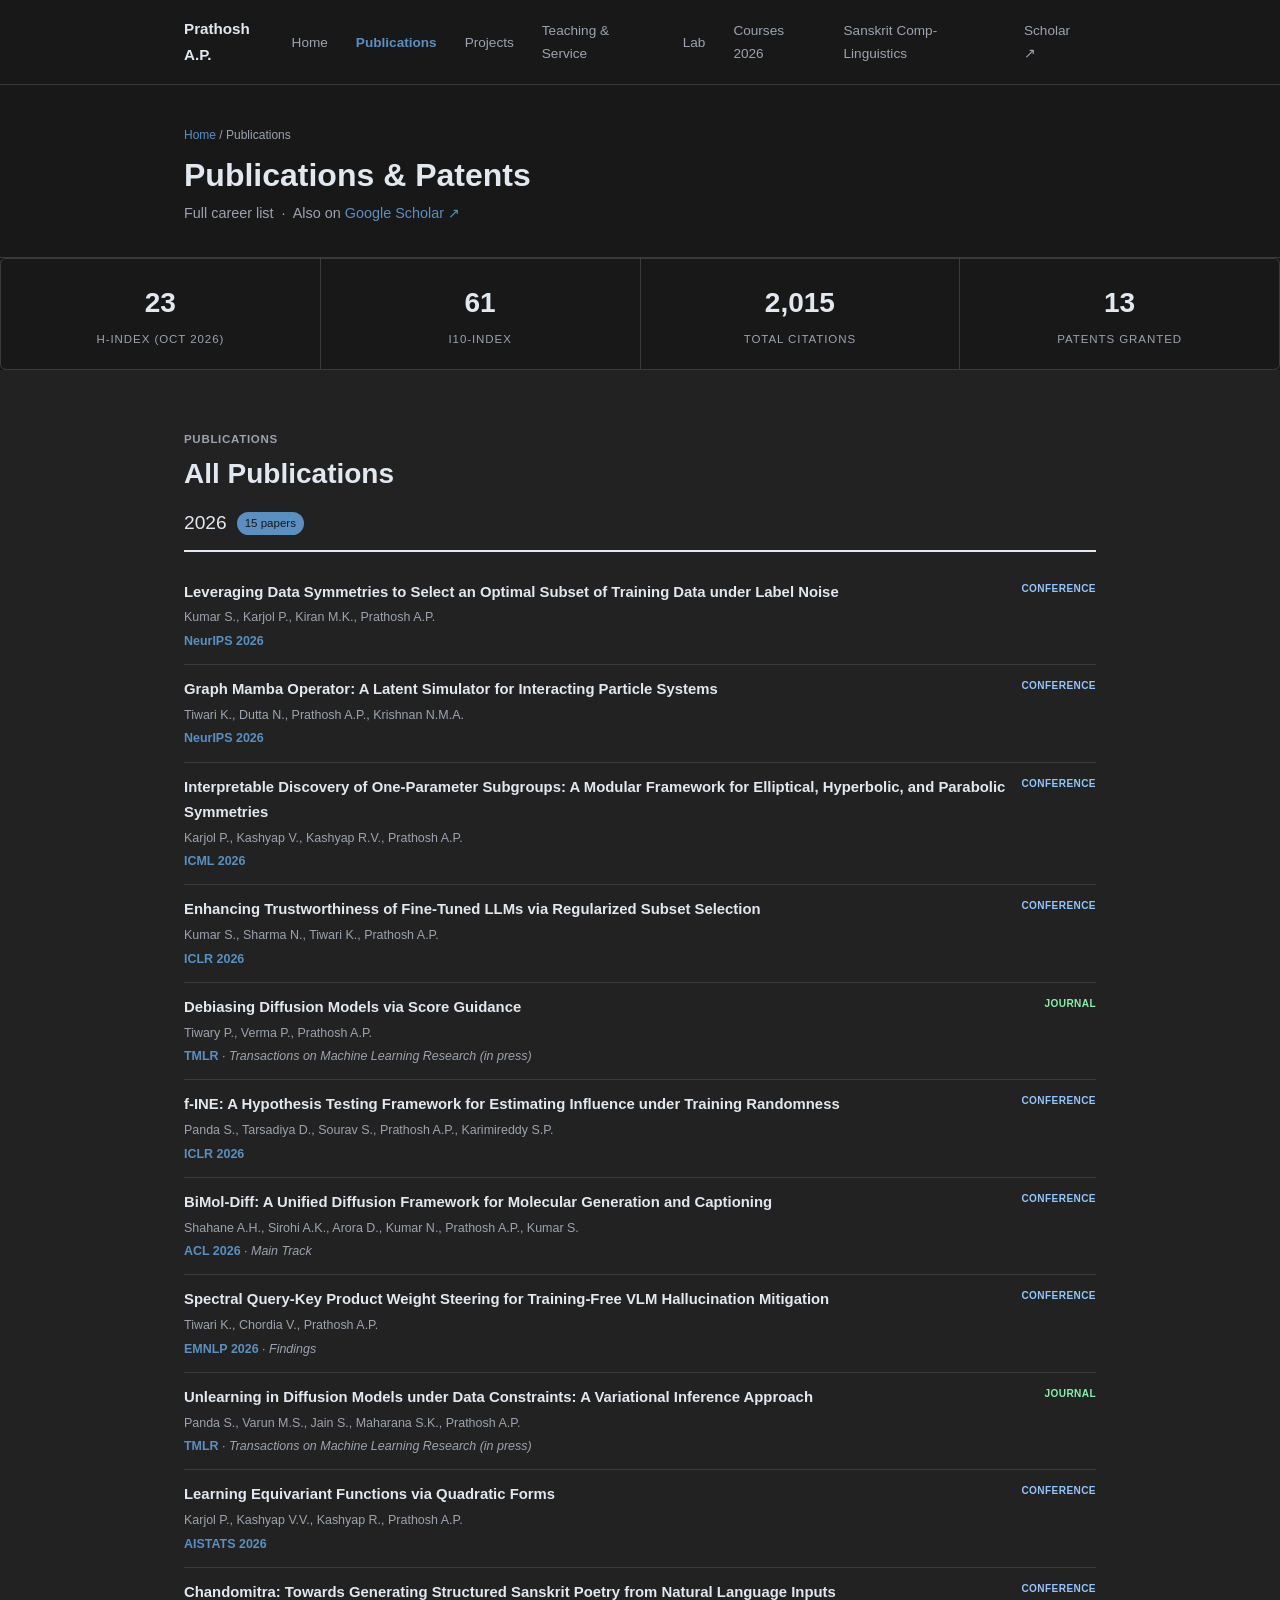
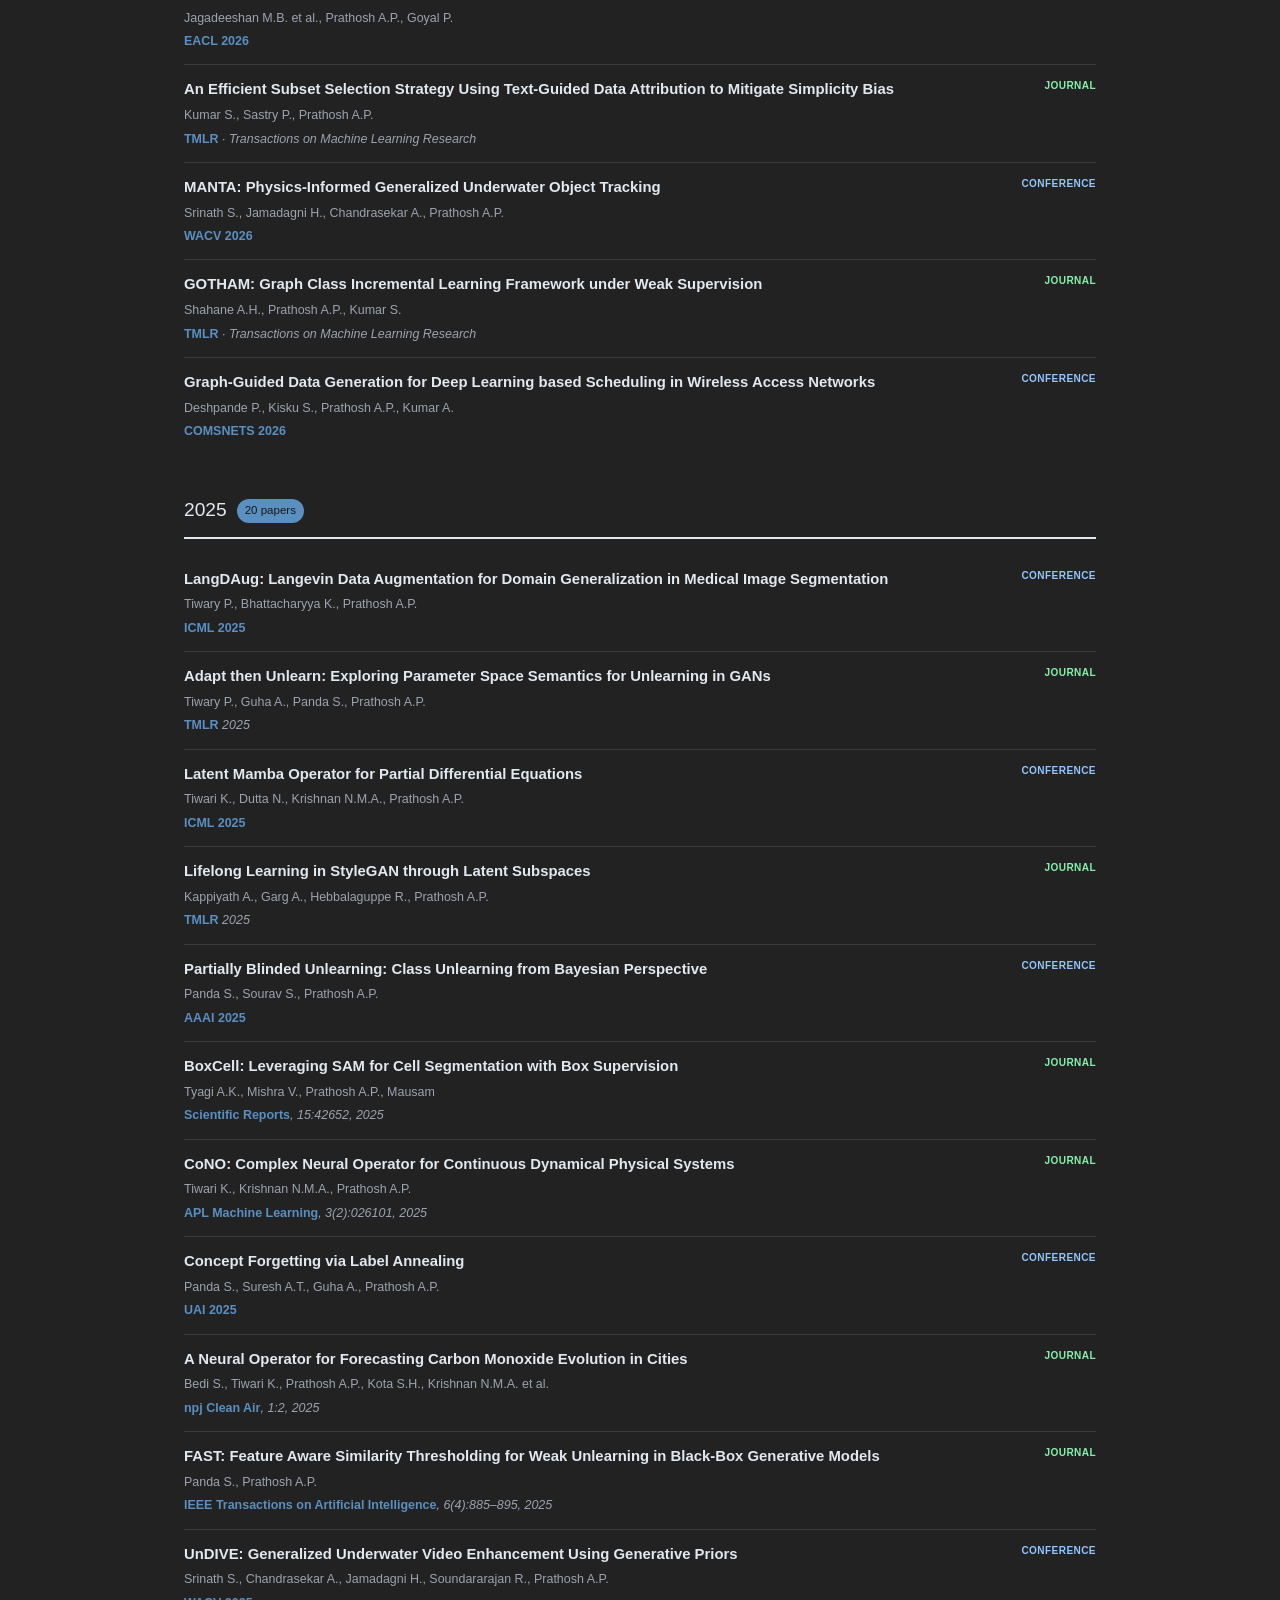
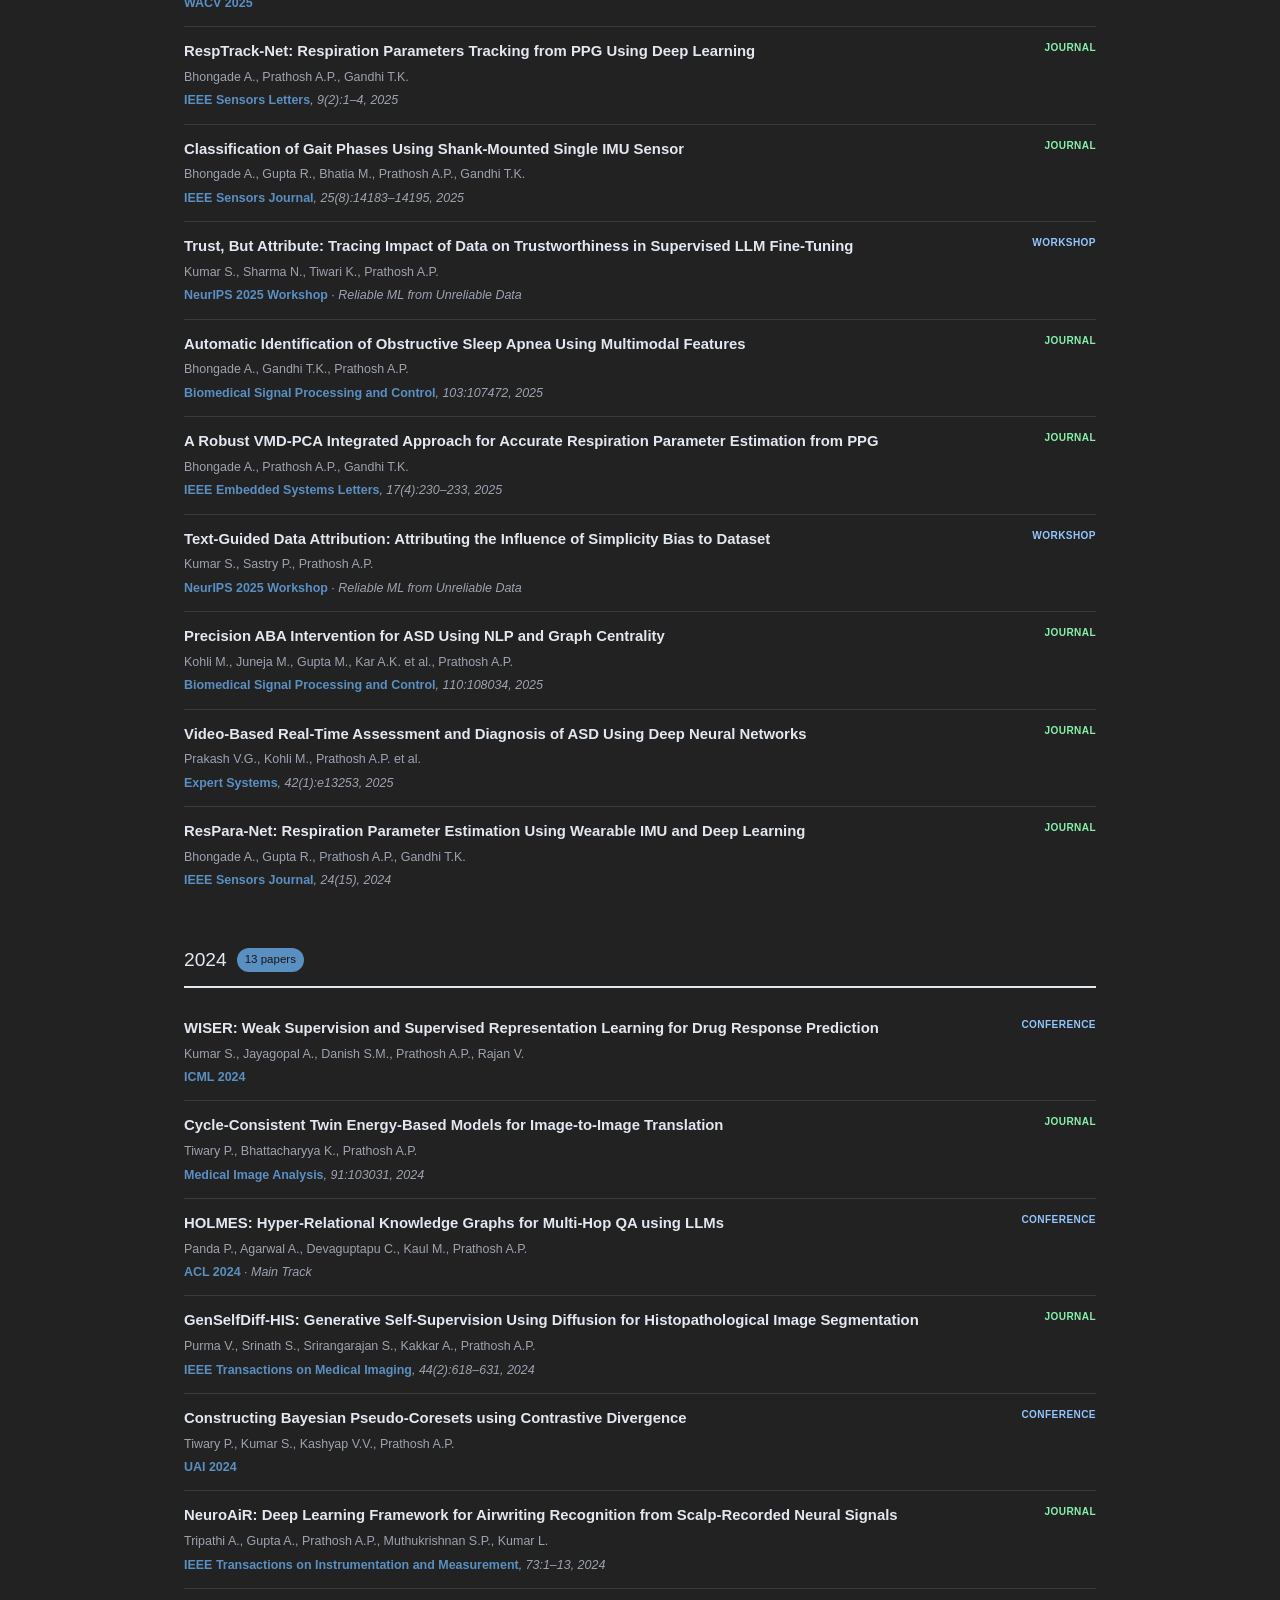
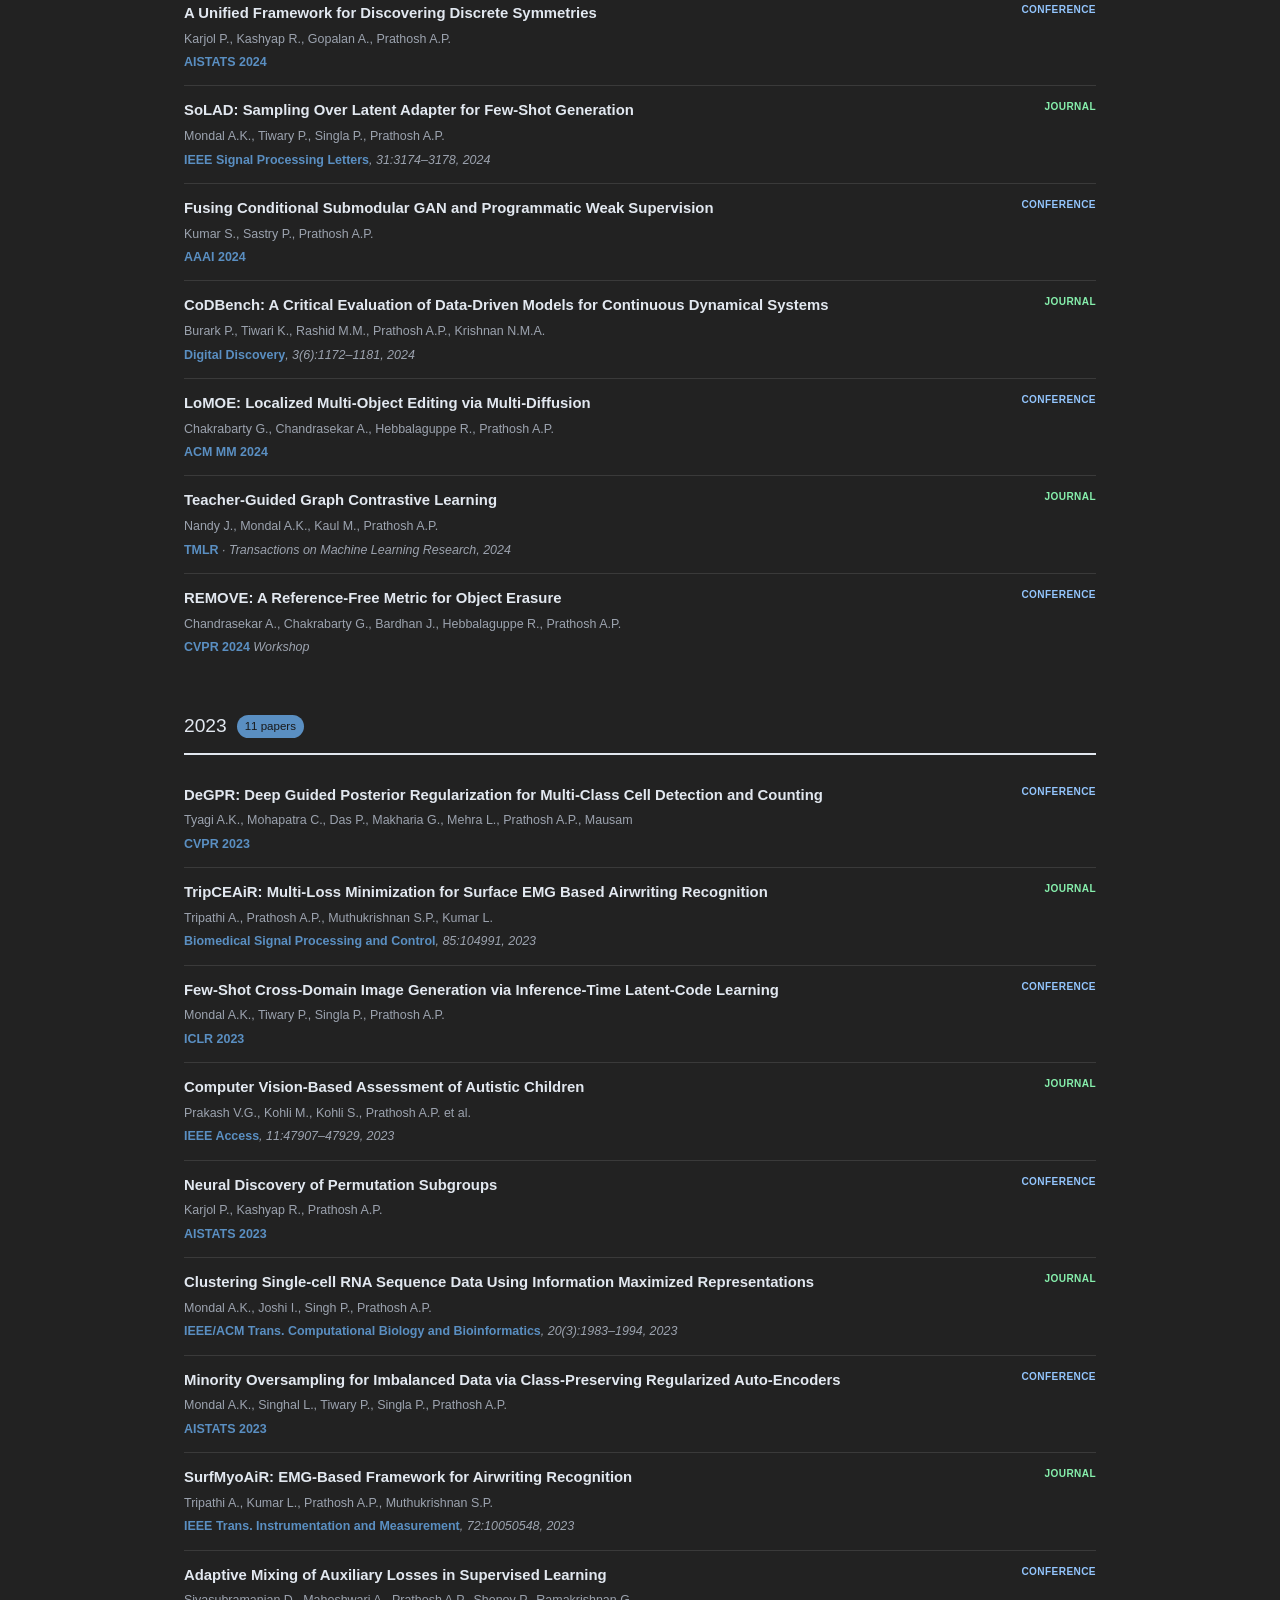
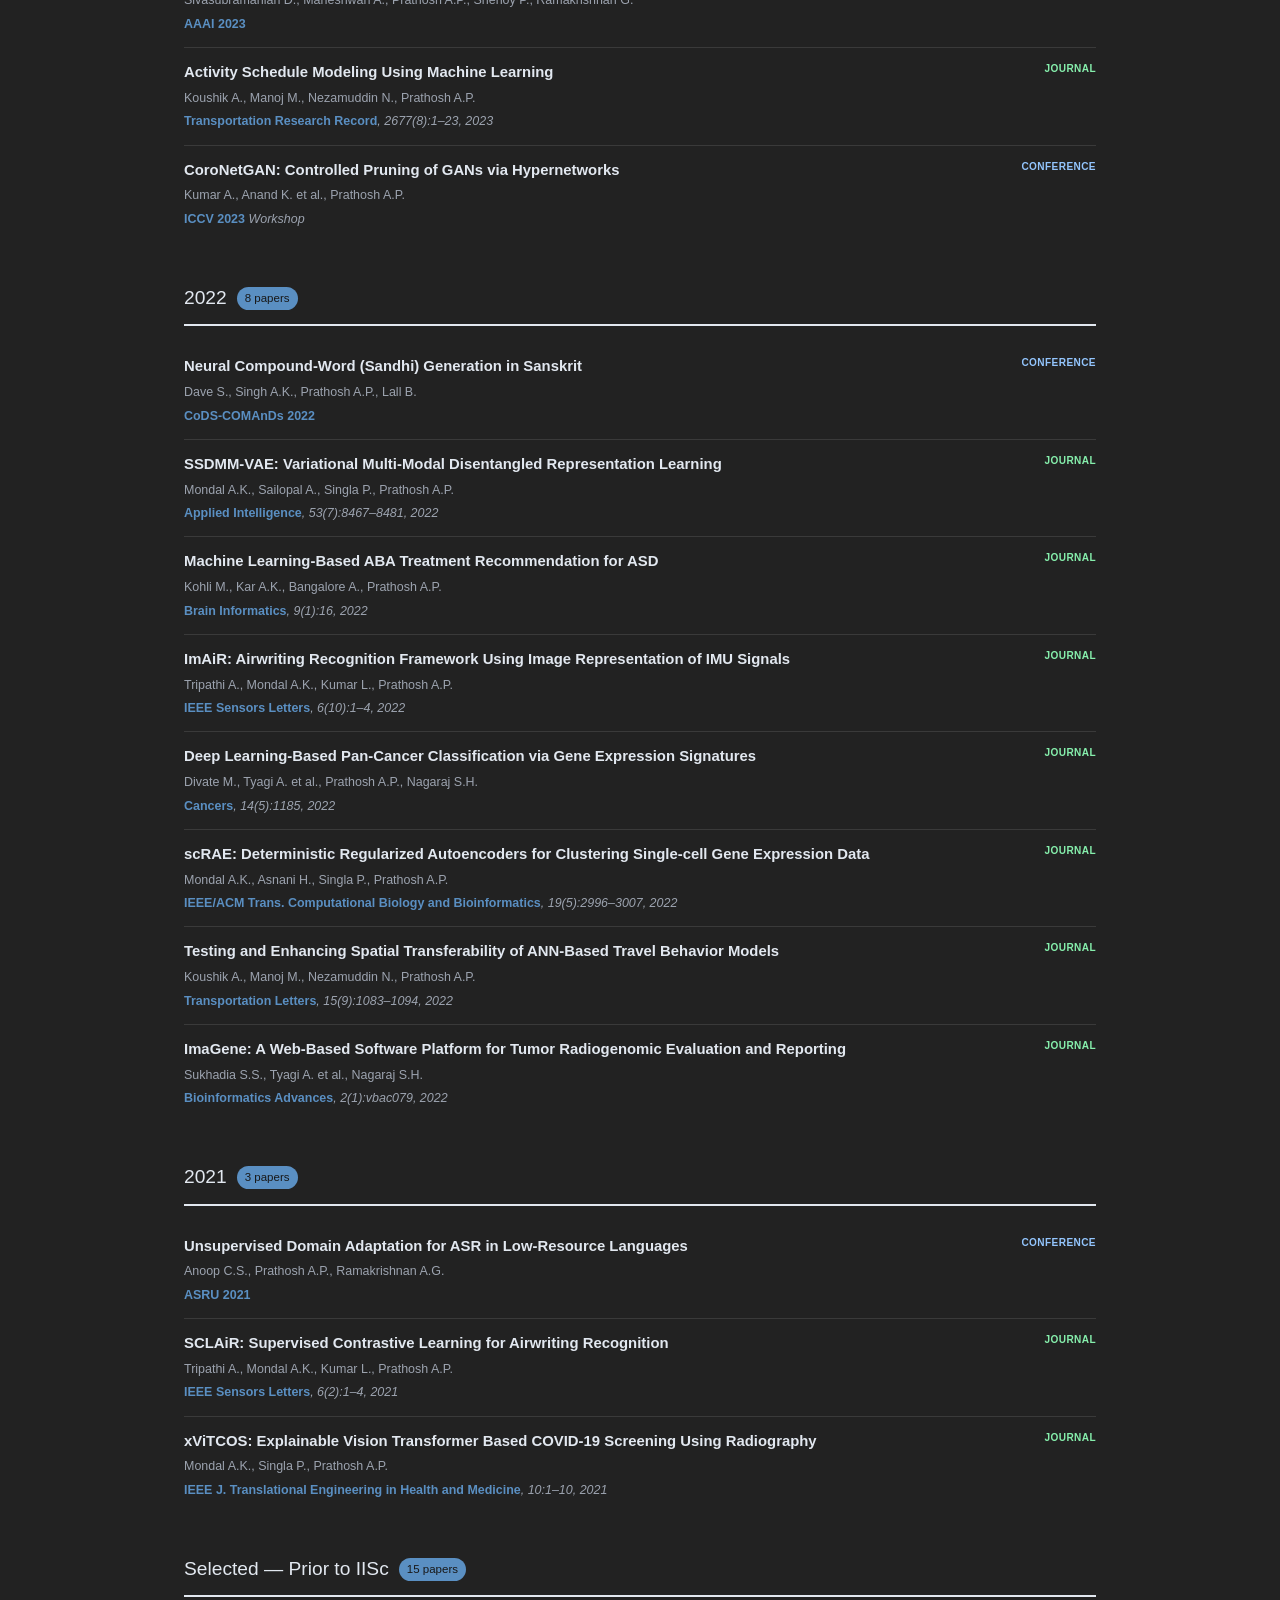
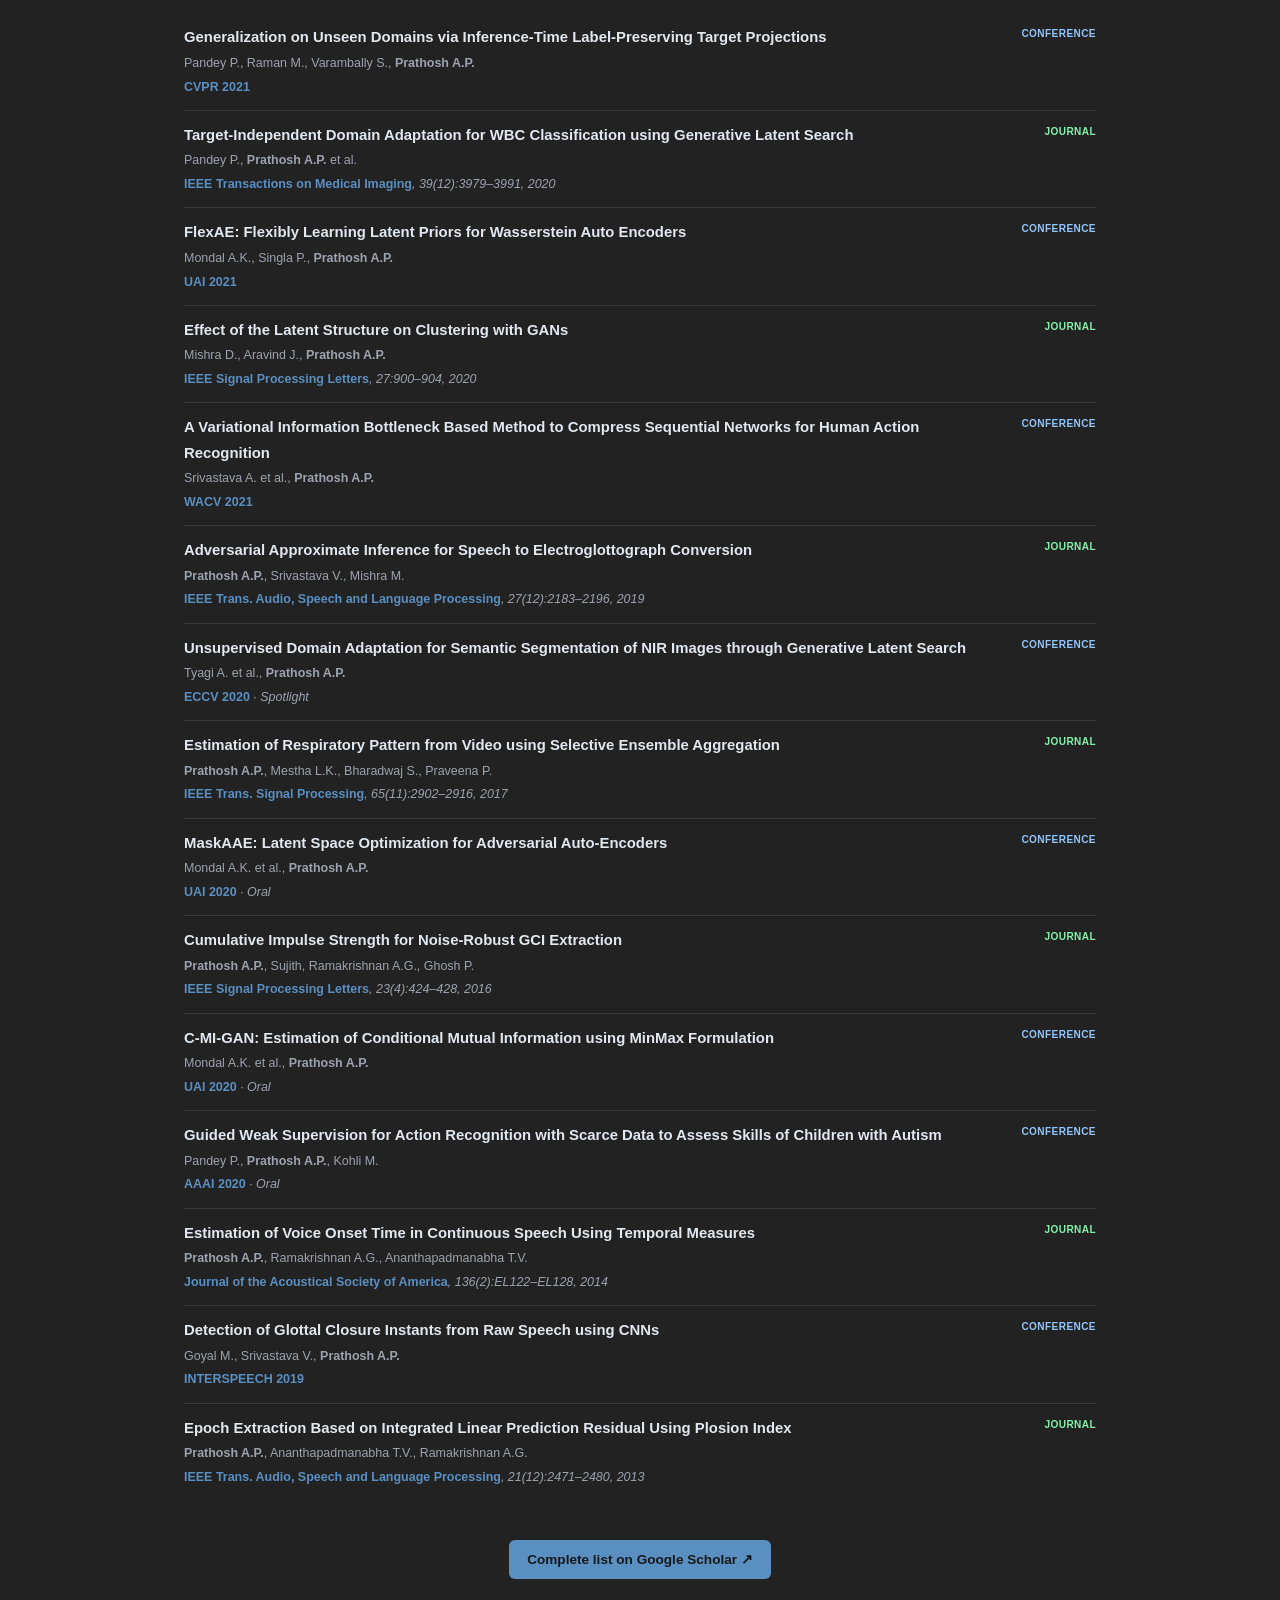
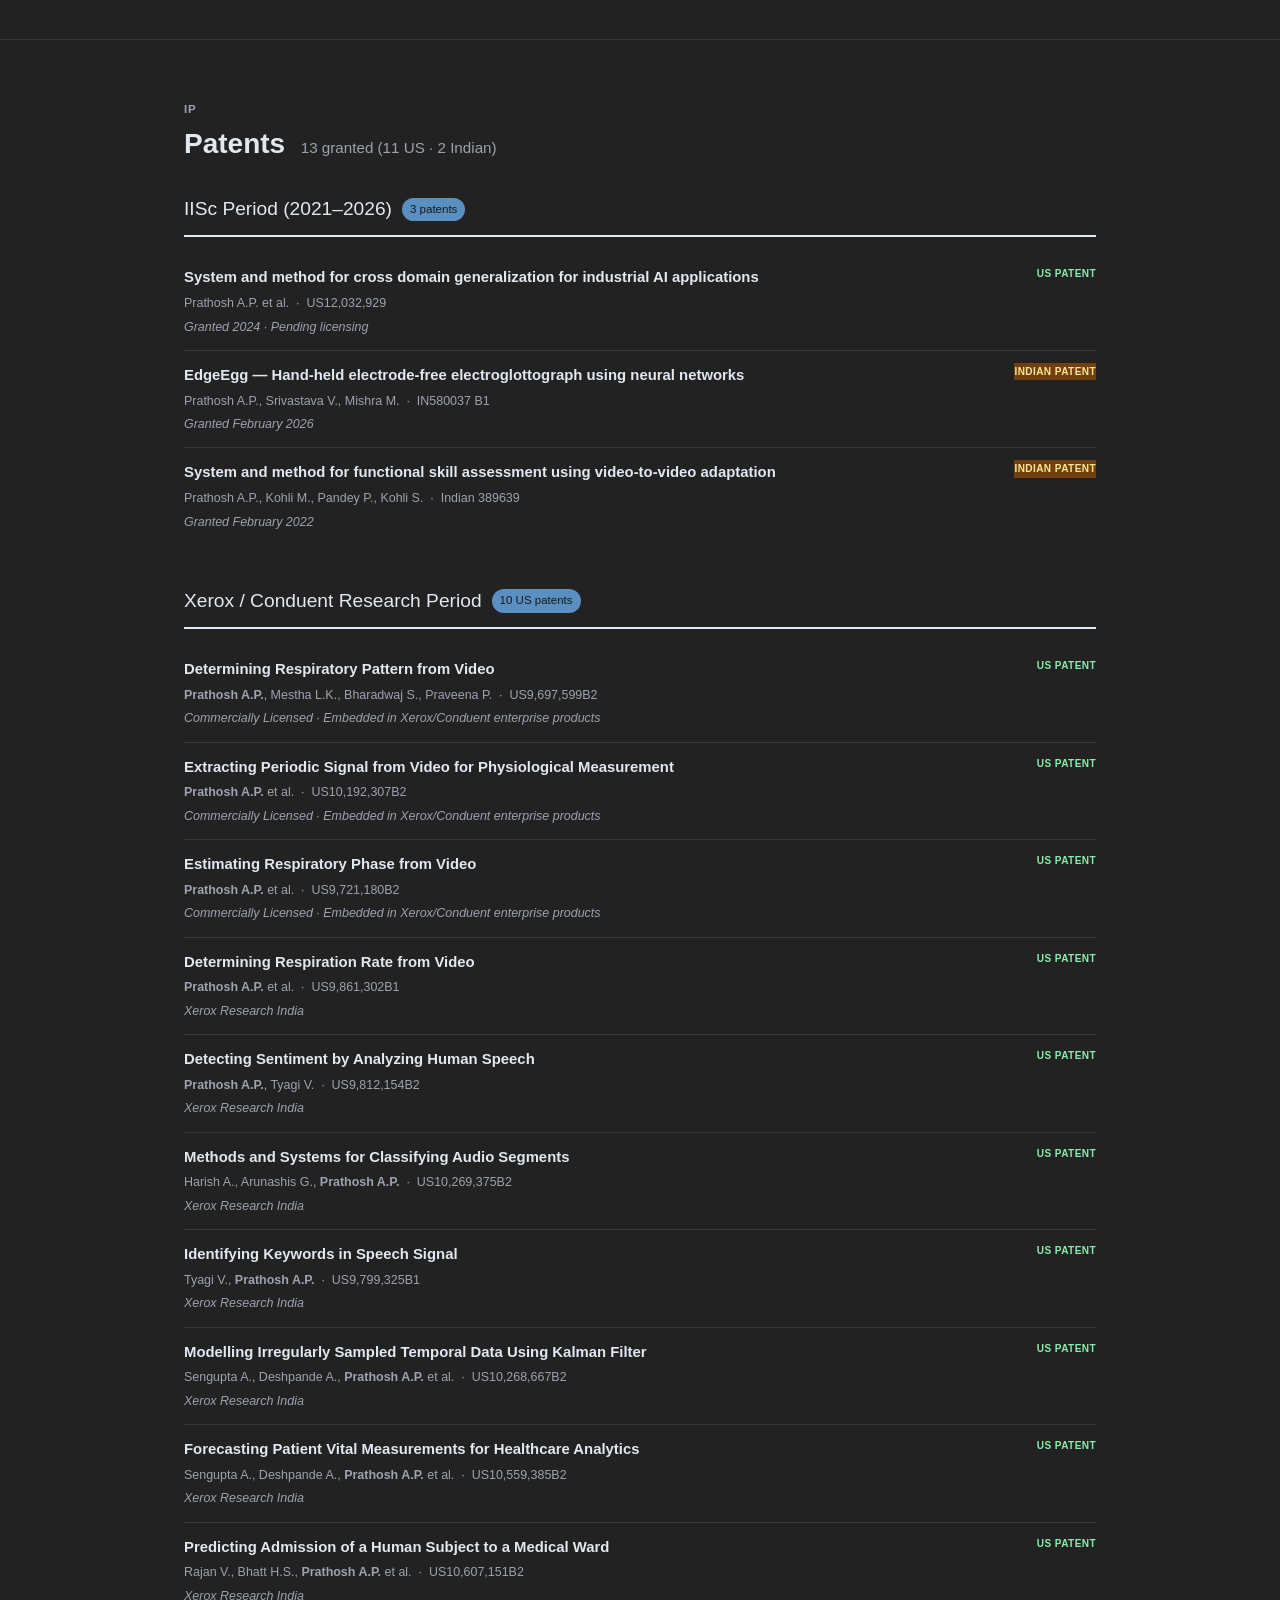
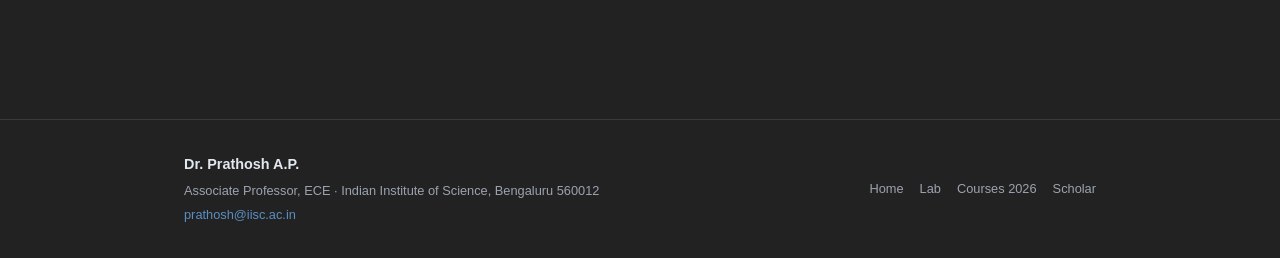
<file: publications.html>
<!DOCTYPE html>
<html lang="en">
<head>
  <meta charset="UTF-8">
  <meta name="viewport" content="width=device-width, initial-scale=1.0">
  <meta name="description" content="Publications and patents of Dr. Prathosh A.P., IISc Bengaluru.">
  <title>Publications | Dr. Prathosh A.P.</title>
  <link rel="stylesheet" href="css/style.css">
</head>
<body>

<nav class="nav">
  <div class="nav-inner">
    <a class="nav-brand" href="index.html">Prathosh A.P.</a>
    <div class="nav-links" id="nav-links">
      <a href="index.html">Home</a>
      <a href="publications.html" class="active">Publications</a>
      <a href="projects.html">Projects</a>
      <a href="teaching.html">Teaching &amp; Service</a>
      <a href="group.html">Lab</a>
      <a href="courses-2026.html">Courses 2026</a>
      <a href="sanskrit-complinguistics.html">Sanskrit Comp-Linguistics</a>
      <a href="https://scholar.google.com/citations?user=OEwV4bsAAAAJ" target="_blank">Scholar ↗</a>
    </div>
    <button class="nav-toggle" id="nav-toggle" aria-label="Toggle menu" aria-expanded="false">
      <span></span><span></span><span></span>
    </button>
  </div>
</nav>
<script>
  const toggle = document.getElementById('nav-toggle');
  const links  = document.getElementById('nav-links');
  toggle.addEventListener('click', () => {
    const open = links.classList.toggle('open');
    toggle.classList.toggle('open', open);
    toggle.setAttribute('aria-expanded', open);
  });
</script>

<div class="page-hero">
  <div class="container">
    <div class="breadcrumb"><a href="index.html">Home</a> / Publications</div>
    <h1>Publications &amp; Patents</h1>
    <p>Full career list &nbsp;·&nbsp; Also on <a href="https://scholar.google.com/citations?user=OEwV4bsAAAAJ" target="_blank">Google Scholar ↗</a></p>
  </div>
</div>

<!-- STATS -->
<div class="pub-stats">
  <div class="pub-stat"><div class="num">23</div><div class="lbl">h-index (Oct 2026)</div></div>
  <div class="pub-stat"><div class="num">61</div><div class="lbl">i10-index</div></div>
  <div class="pub-stat"><div class="num">2,015</div><div class="lbl">Total Citations</div></div>
  <div class="pub-stat"><div class="num">13</div><div class="lbl">Patents Granted</div></div>
</div>


<!-- ALL PUBLICATIONS -->
<section class="section section-alt">
  <div class="container">
    <span class="section-label">Publications</span>
    <h2 class="section-title">All Publications</h2>

    <div class="pub-year-section">
      <div class="pub-year-header">
        <span class="pub-year-title">2026</span>
        <span class="pub-year-count">15 papers</span>
      </div>
      <ul class="pub-list">
        <li class="pub-item">
          <div>
            <div class="pub-item-title">Leveraging Data Symmetries to Select an Optimal Subset of Training Data under Label Noise</div>
            <div class="pub-item-authors">Kumar S., Karjol P., Kiran M.K., Prathosh A.P.</div>
            <div class="pub-item-venue"><strong>NeurIPS 2026</strong></div>
          </div>
          <span class="pub-badge badge-c">Conference</span>
        </li>
        <li class="pub-item">
          <div>
            <div class="pub-item-title">Graph Mamba Operator: A Latent Simulator for Interacting Particle Systems</div>
            <div class="pub-item-authors">Tiwari K., Dutta N., Prathosh A.P., Krishnan N.M.A.</div>
            <div class="pub-item-venue"><strong>NeurIPS 2026</strong></div>
          </div>
          <span class="pub-badge badge-c">Conference</span>
        </li>
        <li class="pub-item">
          <div>
            <div class="pub-item-title">Interpretable Discovery of One-Parameter Subgroups: A Modular Framework for Elliptical, Hyperbolic, and Parabolic Symmetries</div>
            <div class="pub-item-authors">Karjol P., Kashyap V., Kashyap R.V., Prathosh A.P.</div>
            <div class="pub-item-venue"><strong>ICML 2026</strong></div>
          </div>
          <span class="pub-badge badge-c">Conference</span>
        </li>
        <li class="pub-item">
          <div>
            <div class="pub-item-title">Enhancing Trustworthiness of Fine-Tuned LLMs via Regularized Subset Selection</div>
            <div class="pub-item-authors">Kumar S., Sharma N., Tiwari K., Prathosh A.P.</div>
            <div class="pub-item-venue"><strong>ICLR 2026</strong></div>
          </div>
          <span class="pub-badge badge-c">Conference</span>
        </li>
        <li class="pub-item">
          <div>
            <div class="pub-item-title">Debiasing Diffusion Models via Score Guidance</div>
            <div class="pub-item-authors">Tiwary P., Verma P., Prathosh A.P.</div>
            <div class="pub-item-venue"><strong>TMLR</strong> · Transactions on Machine Learning Research (in press)</div>
          </div>
          <span class="pub-badge badge-j">Journal</span>
        </li>
        <li class="pub-item">
          <div>
            <div class="pub-item-title">f-INE: A Hypothesis Testing Framework for Estimating Influence under Training Randomness</div>
            <div class="pub-item-authors">Panda S., Tarsadiya D., Sourav S., Prathosh A.P., Karimireddy S.P.</div>
            <div class="pub-item-venue"><strong>ICLR 2026</strong></div>
          </div>
          <span class="pub-badge badge-c">Conference</span>
        </li>
        <li class="pub-item">
          <div>
            <div class="pub-item-title">BiMol-Diff: A Unified Diffusion Framework for Molecular Generation and Captioning</div>
            <div class="pub-item-authors">Shahane A.H., Sirohi A.K., Arora D., Kumar N., Prathosh A.P., Kumar S.</div>
            <div class="pub-item-venue"><strong>ACL 2026</strong> · Main Track</div>
          </div>
          <span class="pub-badge badge-c">Conference</span>
        </li>
        <li class="pub-item">
          <div>
            <div class="pub-item-title">Spectral Query-Key Product Weight Steering for Training-Free VLM Hallucination Mitigation</div>
            <div class="pub-item-authors">Tiwari K., Chordia V., Prathosh A.P.</div>
            <div class="pub-item-venue"><strong>EMNLP 2026</strong> &middot; Findings</div>
          </div>
          <span class="pub-badge badge-c">Conference</span>
        </li>
        <li class="pub-item">
          <div>
            <div class="pub-item-title">Unlearning in Diffusion Models under Data Constraints: A Variational Inference Approach</div>
            <div class="pub-item-authors">Panda S., Varun M.S., Jain S., Maharana S.K., Prathosh A.P.</div>
            <div class="pub-item-venue"><strong>TMLR</strong> · Transactions on Machine Learning Research (in press)</div>
          </div>
          <span class="pub-badge badge-j">Journal</span>
        </li>
        <li class="pub-item">
          <div>
            <div class="pub-item-title">Learning Equivariant Functions via Quadratic Forms</div>
            <div class="pub-item-authors">Karjol P., Kashyap V.V., Kashyap R., Prathosh A.P.</div>
            <div class="pub-item-venue"><strong>AISTATS 2026</strong></div>
          </div>
          <span class="pub-badge badge-c">Conference</span>
        </li>
        <li class="pub-item">
          <div>
            <div class="pub-item-title">Chandomitra: Towards Generating Structured Sanskrit Poetry from Natural Language Inputs</div>
            <div class="pub-item-authors">Jagadeeshan M.B. et al., Prathosh A.P., Goyal P.</div>
            <div class="pub-item-venue"><strong>EACL 2026</strong></div>
          </div>
          <span class="pub-badge badge-c">Conference</span>
        </li>
        <li class="pub-item">
          <div>
            <div class="pub-item-title">An Efficient Subset Selection Strategy Using Text-Guided Data Attribution to Mitigate Simplicity Bias</div>
            <div class="pub-item-authors">Kumar S., Sastry P., Prathosh A.P.</div>
            <div class="pub-item-venue"><strong>TMLR</strong> · Transactions on Machine Learning Research</div>
          </div>
          <span class="pub-badge badge-j">Journal</span>
        </li>
        <li class="pub-item">
          <div>
            <div class="pub-item-title">MANTA: Physics-Informed Generalized Underwater Object Tracking</div>
            <div class="pub-item-authors">Srinath S., Jamadagni H., Chandrasekar A., Prathosh A.P.</div>
            <div class="pub-item-venue"><strong>WACV 2026</strong></div>
          </div>
          <span class="pub-badge badge-c">Conference</span>
        </li>
        <li class="pub-item">
          <div>
            <div class="pub-item-title">GOTHAM: Graph Class Incremental Learning Framework under Weak Supervision</div>
            <div class="pub-item-authors">Shahane A.H., Prathosh A.P., Kumar S.</div>
            <div class="pub-item-venue"><strong>TMLR</strong> · Transactions on Machine Learning Research</div>
          </div>
          <span class="pub-badge badge-j">Journal</span>
        </li>
        <li class="pub-item">
          <div>
            <div class="pub-item-title">Graph-Guided Data Generation for Deep Learning based Scheduling in Wireless Access Networks</div>
            <div class="pub-item-authors">Deshpande P., Kisku S., Prathosh A.P., Kumar A.</div>
            <div class="pub-item-venue"><strong>COMSNETS 2026</strong></div>
          </div>
          <span class="pub-badge badge-c">Conference</span>
        </li>
      </ul>
    </div>

    <div class="pub-year-section">
      <div class="pub-year-header">
        <span class="pub-year-title">2025</span>
        <span class="pub-year-count">20 papers</span>
      </div>
      <ul class="pub-list">
        <li class="pub-item">
          <div>
            <div class="pub-item-title">LangDAug: Langevin Data Augmentation for Domain Generalization in Medical Image Segmentation</div>
            <div class="pub-item-authors">Tiwary P., Bhattacharyya K., Prathosh A.P.</div>
            <div class="pub-item-venue"><strong>ICML 2025</strong></div>
          </div>
          <span class="pub-badge badge-c">Conference</span>
        </li>
        <li class="pub-item">
          <div>
            <div class="pub-item-title">Adapt then Unlearn: Exploring Parameter Space Semantics for Unlearning in GANs</div>
            <div class="pub-item-authors">Tiwary P., Guha A., Panda S., Prathosh A.P.</div>
            <div class="pub-item-venue"><strong>TMLR</strong> 2025</div>
          </div>
          <span class="pub-badge badge-j">Journal</span>
        </li>
        <li class="pub-item">
          <div>
            <div class="pub-item-title">Latent Mamba Operator for Partial Differential Equations</div>
            <div class="pub-item-authors">Tiwari K., Dutta N., Krishnan N.M.A., Prathosh A.P.</div>
            <div class="pub-item-venue"><strong>ICML 2025</strong></div>
          </div>
          <span class="pub-badge badge-c">Conference</span>
        </li>
        <li class="pub-item">
          <div>
            <div class="pub-item-title">Lifelong Learning in StyleGAN through Latent Subspaces</div>
            <div class="pub-item-authors">Kappiyath A., Garg A., Hebbalaguppe R., Prathosh A.P.</div>
            <div class="pub-item-venue"><strong>TMLR</strong> 2025</div>
          </div>
          <span class="pub-badge badge-j">Journal</span>
        </li>
        <li class="pub-item">
          <div>
            <div class="pub-item-title">Partially Blinded Unlearning: Class Unlearning from Bayesian Perspective</div>
            <div class="pub-item-authors">Panda S., Sourav S., Prathosh A.P.</div>
            <div class="pub-item-venue"><strong>AAAI 2025</strong></div>
          </div>
          <span class="pub-badge badge-c">Conference</span>
        </li>
        <li class="pub-item">
          <div>
            <div class="pub-item-title">BoxCell: Leveraging SAM for Cell Segmentation with Box Supervision</div>
            <div class="pub-item-authors">Tyagi A.K., Mishra V., Prathosh A.P., Mausam</div>
            <div class="pub-item-venue"><strong>Scientific Reports</strong>, 15:42652, 2025</div>
          </div>
          <span class="pub-badge badge-j">Journal</span>
        </li>
        <li class="pub-item">
          <div>
            <div class="pub-item-title">CoNO: Complex Neural Operator for Continuous Dynamical Physical Systems</div>
            <div class="pub-item-authors">Tiwari K., Krishnan N.M.A., Prathosh A.P.</div>
            <div class="pub-item-venue"><strong>APL Machine Learning</strong>, 3(2):026101, 2025</div>
          </div>
          <span class="pub-badge badge-j">Journal</span>
        </li>
        <li class="pub-item">
          <div>
            <div class="pub-item-title">Concept Forgetting via Label Annealing</div>
            <div class="pub-item-authors">Panda S., Suresh A.T., Guha A., Prathosh A.P.</div>
            <div class="pub-item-venue"><strong>UAI 2025</strong></div>
          </div>
          <span class="pub-badge badge-c">Conference</span>
        </li>
        <li class="pub-item">
          <div>
            <div class="pub-item-title">A Neural Operator for Forecasting Carbon Monoxide Evolution in Cities</div>
            <div class="pub-item-authors">Bedi S., Tiwari K., Prathosh A.P., Kota S.H., Krishnan N.M.A. et al.</div>
            <div class="pub-item-venue"><strong>npj Clean Air</strong>, 1:2, 2025</div>
          </div>
          <span class="pub-badge badge-j">Journal</span>
        </li>
        <li class="pub-item">
          <div>
            <div class="pub-item-title">FAST: Feature Aware Similarity Thresholding for Weak Unlearning in Black-Box Generative Models</div>
            <div class="pub-item-authors">Panda S., Prathosh A.P.</div>
            <div class="pub-item-venue"><strong>IEEE Transactions on Artificial Intelligence</strong>, 6(4):885–895, 2025</div>
          </div>
          <span class="pub-badge badge-j">Journal</span>
        </li>
        <li class="pub-item">
          <div>
            <div class="pub-item-title">UnDIVE: Generalized Underwater Video Enhancement Using Generative Priors</div>
            <div class="pub-item-authors">Srinath S., Chandrasekar A., Jamadagni H., Soundararajan R., Prathosh A.P.</div>
            <div class="pub-item-venue"><strong>WACV 2025</strong></div>
          </div>
          <span class="pub-badge badge-c">Conference</span>
        </li>
        <li class="pub-item">
          <div>
            <div class="pub-item-title">RespTrack-Net: Respiration Parameters Tracking from PPG Using Deep Learning</div>
            <div class="pub-item-authors">Bhongade A., Prathosh A.P., Gandhi T.K.</div>
            <div class="pub-item-venue"><strong>IEEE Sensors Letters</strong>, 9(2):1–4, 2025</div>
          </div>
          <span class="pub-badge badge-j">Journal</span>
        </li>
        <li class="pub-item">
          <div>
            <div class="pub-item-title">Classification of Gait Phases Using Shank-Mounted Single IMU Sensor</div>
            <div class="pub-item-authors">Bhongade A., Gupta R., Bhatia M., Prathosh A.P., Gandhi T.K.</div>
            <div class="pub-item-venue"><strong>IEEE Sensors Journal</strong>, 25(8):14183–14195, 2025</div>
          </div>
          <span class="pub-badge badge-j">Journal</span>
        </li>
        <li class="pub-item">
          <div>
            <div class="pub-item-title">Trust, But Attribute: Tracing Impact of Data on Trustworthiness in Supervised LLM Fine-Tuning</div>
            <div class="pub-item-authors">Kumar S., Sharma N., Tiwari K., Prathosh A.P.</div>
            <div class="pub-item-venue"><strong>NeurIPS 2025 Workshop</strong> · Reliable ML from Unreliable Data</div>
          </div>
          <span class="pub-badge badge-c">Workshop</span>
        </li>
        <li class="pub-item">
          <div>
            <div class="pub-item-title">Automatic Identification of Obstructive Sleep Apnea Using Multimodal Features</div>
            <div class="pub-item-authors">Bhongade A., Gandhi T.K., Prathosh A.P.</div>
            <div class="pub-item-venue"><strong>Biomedical Signal Processing and Control</strong>, 103:107472, 2025</div>
          </div>
          <span class="pub-badge badge-j">Journal</span>
        </li>
        <li class="pub-item">
          <div>
            <div class="pub-item-title">A Robust VMD-PCA Integrated Approach for Accurate Respiration Parameter Estimation from PPG</div>
            <div class="pub-item-authors">Bhongade A., Prathosh A.P., Gandhi T.K.</div>
            <div class="pub-item-venue"><strong>IEEE Embedded Systems Letters</strong>, 17(4):230–233, 2025</div>
          </div>
          <span class="pub-badge badge-j">Journal</span>
        </li>
        <li class="pub-item">
          <div>
            <div class="pub-item-title">Text-Guided Data Attribution: Attributing the Influence of Simplicity Bias to Dataset</div>
            <div class="pub-item-authors">Kumar S., Sastry P., Prathosh A.P.</div>
            <div class="pub-item-venue"><strong>NeurIPS 2025 Workshop</strong> · Reliable ML from Unreliable Data</div>
          </div>
          <span class="pub-badge badge-c">Workshop</span>
        </li>
        <li class="pub-item">
          <div>
            <div class="pub-item-title">Precision ABA Intervention for ASD Using NLP and Graph Centrality</div>
            <div class="pub-item-authors">Kohli M., Juneja M., Gupta M., Kar A.K. et al., Prathosh A.P.</div>
            <div class="pub-item-venue"><strong>Biomedical Signal Processing and Control</strong>, 110:108034, 2025</div>
          </div>
          <span class="pub-badge badge-j">Journal</span>
        </li>
        <li class="pub-item">
          <div>
            <div class="pub-item-title">Video-Based Real-Time Assessment and Diagnosis of ASD Using Deep Neural Networks</div>
            <div class="pub-item-authors">Prakash V.G., Kohli M., Prathosh A.P. et al.</div>
            <div class="pub-item-venue"><strong>Expert Systems</strong>, 42(1):e13253, 2025</div>
          </div>
          <span class="pub-badge badge-j">Journal</span>
        </li>
        <li class="pub-item">
          <div>
            <div class="pub-item-title">ResPara-Net: Respiration Parameter Estimation Using Wearable IMU and Deep Learning</div>
            <div class="pub-item-authors">Bhongade A., Gupta R., Prathosh A.P., Gandhi T.K.</div>
            <div class="pub-item-venue"><strong>IEEE Sensors Journal</strong>, 24(15), 2024</div>
          </div>
          <span class="pub-badge badge-j">Journal</span>
        </li>
      </ul>
    </div>

    <div class="pub-year-section">
      <div class="pub-year-header">
        <span class="pub-year-title">2024</span>
        <span class="pub-year-count">13 papers</span>
      </div>
      <ul class="pub-list">
        <li class="pub-item">
          <div>
            <div class="pub-item-title">WISER: Weak Supervision and Supervised Representation Learning for Drug Response Prediction</div>
            <div class="pub-item-authors">Kumar S., Jayagopal A., Danish S.M., Prathosh A.P., Rajan V.</div>
            <div class="pub-item-venue"><strong>ICML 2024</strong></div>
          </div>
          <span class="pub-badge badge-c">Conference</span>
        </li>
        <li class="pub-item">
          <div>
            <div class="pub-item-title">Cycle-Consistent Twin Energy-Based Models for Image-to-Image Translation</div>
            <div class="pub-item-authors">Tiwary P., Bhattacharyya K., Prathosh A.P.</div>
            <div class="pub-item-venue"><strong>Medical Image Analysis</strong>, 91:103031, 2024</div>
          </div>
          <span class="pub-badge badge-j">Journal</span>
        </li>
        <li class="pub-item">
          <div>
            <div class="pub-item-title">HOLMES: Hyper-Relational Knowledge Graphs for Multi-Hop QA using LLMs</div>
            <div class="pub-item-authors">Panda P., Agarwal A., Devaguptapu C., Kaul M., Prathosh A.P.</div>
            <div class="pub-item-venue"><strong>ACL 2024</strong> · Main Track</div>
          </div>
          <span class="pub-badge badge-c">Conference</span>
        </li>
        <li class="pub-item">
          <div>
            <div class="pub-item-title">GenSelfDiff-HIS: Generative Self-Supervision Using Diffusion for Histopathological Image Segmentation</div>
            <div class="pub-item-authors">Purma V., Srinath S., Srirangarajan S., Kakkar A., Prathosh A.P.</div>
            <div class="pub-item-venue"><strong>IEEE Transactions on Medical Imaging</strong>, 44(2):618–631, 2024</div>
          </div>
          <span class="pub-badge badge-j">Journal</span>
        </li>
        <li class="pub-item">
          <div>
            <div class="pub-item-title">Constructing Bayesian Pseudo-Coresets using Contrastive Divergence</div>
            <div class="pub-item-authors">Tiwary P., Kumar S., Kashyap V.V., Prathosh A.P.</div>
            <div class="pub-item-venue"><strong>UAI 2024</strong></div>
          </div>
          <span class="pub-badge badge-c">Conference</span>
        </li>
        <li class="pub-item">
          <div>
            <div class="pub-item-title">NeuroAiR: Deep Learning Framework for Airwriting Recognition from Scalp-Recorded Neural Signals</div>
            <div class="pub-item-authors">Tripathi A., Gupta A., Prathosh A.P., Muthukrishnan S.P., Kumar L.</div>
            <div class="pub-item-venue"><strong>IEEE Transactions on Instrumentation and Measurement</strong>, 73:1–13, 2024</div>
          </div>
          <span class="pub-badge badge-j">Journal</span>
        </li>
        <li class="pub-item">
          <div>
            <div class="pub-item-title">A Unified Framework for Discovering Discrete Symmetries</div>
            <div class="pub-item-authors">Karjol P., Kashyap R., Gopalan A., Prathosh A.P.</div>
            <div class="pub-item-venue"><strong>AISTATS 2024</strong></div>
          </div>
          <span class="pub-badge badge-c">Conference</span>
        </li>
        <li class="pub-item">
          <div>
            <div class="pub-item-title">SoLAD: Sampling Over Latent Adapter for Few-Shot Generation</div>
            <div class="pub-item-authors">Mondal A.K., Tiwary P., Singla P., Prathosh A.P.</div>
            <div class="pub-item-venue"><strong>IEEE Signal Processing Letters</strong>, 31:3174–3178, 2024</div>
          </div>
          <span class="pub-badge badge-j">Journal</span>
        </li>
        <li class="pub-item">
          <div>
            <div class="pub-item-title">Fusing Conditional Submodular GAN and Programmatic Weak Supervision</div>
            <div class="pub-item-authors">Kumar S., Sastry P., Prathosh A.P.</div>
            <div class="pub-item-venue"><strong>AAAI 2024</strong></div>
          </div>
          <span class="pub-badge badge-c">Conference</span>
        </li>
        <li class="pub-item">
          <div>
            <div class="pub-item-title">CoDBench: A Critical Evaluation of Data-Driven Models for Continuous Dynamical Systems</div>
            <div class="pub-item-authors">Burark P., Tiwari K., Rashid M.M., Prathosh A.P., Krishnan N.M.A.</div>
            <div class="pub-item-venue"><strong>Digital Discovery</strong>, 3(6):1172–1181, 2024</div>
          </div>
          <span class="pub-badge badge-j">Journal</span>
        </li>
        <li class="pub-item">
          <div>
            <div class="pub-item-title">LoMOE: Localized Multi-Object Editing via Multi-Diffusion</div>
            <div class="pub-item-authors">Chakrabarty G., Chandrasekar A., Hebbalaguppe R., Prathosh A.P.</div>
            <div class="pub-item-venue"><strong>ACM MM 2024</strong></div>
          </div>
          <span class="pub-badge badge-c">Conference</span>
        </li>
        <li class="pub-item">
          <div>
            <div class="pub-item-title">Teacher-Guided Graph Contrastive Learning</div>
            <div class="pub-item-authors">Nandy J., Mondal A.K., Kaul M., Prathosh A.P.</div>
            <div class="pub-item-venue"><strong>TMLR</strong> · Transactions on Machine Learning Research, 2024</div>
          </div>
          <span class="pub-badge badge-j">Journal</span>
        </li>
        <li class="pub-item">
          <div>
            <div class="pub-item-title">REMOVE: A Reference-Free Metric for Object Erasure</div>
            <div class="pub-item-authors">Chandrasekar A., Chakrabarty G., Bardhan J., Hebbalaguppe R., Prathosh A.P.</div>
            <div class="pub-item-venue"><strong>CVPR 2024</strong> Workshop</div>
          </div>
          <span class="pub-badge badge-c">Conference</span>
        </li>
      </ul>
    </div>

    <div class="pub-year-section">
      <div class="pub-year-header">
        <span class="pub-year-title">2023</span>
        <span class="pub-year-count">11 papers</span>
      </div>
      <ul class="pub-list">
        <li class="pub-item">
          <div>
            <div class="pub-item-title">DeGPR: Deep Guided Posterior Regularization for Multi-Class Cell Detection and Counting</div>
            <div class="pub-item-authors">Tyagi A.K., Mohapatra C., Das P., Makharia G., Mehra L., Prathosh A.P., Mausam</div>
            <div class="pub-item-venue"><strong>CVPR 2023</strong></div>
          </div>
          <span class="pub-badge badge-c">Conference</span>
        </li>
        <li class="pub-item">
          <div>
            <div class="pub-item-title">TripCEAiR: Multi-Loss Minimization for Surface EMG Based Airwriting Recognition</div>
            <div class="pub-item-authors">Tripathi A., Prathosh A.P., Muthukrishnan S.P., Kumar L.</div>
            <div class="pub-item-venue"><strong>Biomedical Signal Processing and Control</strong>, 85:104991, 2023</div>
          </div>
          <span class="pub-badge badge-j">Journal</span>
        </li>
        <li class="pub-item">
          <div>
            <div class="pub-item-title">Few-Shot Cross-Domain Image Generation via Inference-Time Latent-Code Learning</div>
            <div class="pub-item-authors">Mondal A.K., Tiwary P., Singla P., Prathosh A.P.</div>
            <div class="pub-item-venue"><strong>ICLR 2023</strong></div>
          </div>
          <span class="pub-badge badge-c">Conference</span>
        </li>
        <li class="pub-item">
          <div>
            <div class="pub-item-title">Computer Vision-Based Assessment of Autistic Children</div>
            <div class="pub-item-authors">Prakash V.G., Kohli M., Kohli S., Prathosh A.P. et al.</div>
            <div class="pub-item-venue"><strong>IEEE Access</strong>, 11:47907–47929, 2023</div>
          </div>
          <span class="pub-badge badge-j">Journal</span>
        </li>
        <li class="pub-item">
          <div>
            <div class="pub-item-title">Neural Discovery of Permutation Subgroups</div>
            <div class="pub-item-authors">Karjol P., Kashyap R., Prathosh A.P.</div>
            <div class="pub-item-venue"><strong>AISTATS 2023</strong></div>
          </div>
          <span class="pub-badge badge-c">Conference</span>
        </li>
        <li class="pub-item">
          <div>
            <div class="pub-item-title">Clustering Single-cell RNA Sequence Data Using Information Maximized Representations</div>
            <div class="pub-item-authors">Mondal A.K., Joshi I., Singh P., Prathosh A.P.</div>
            <div class="pub-item-venue"><strong>IEEE/ACM Trans. Computational Biology and Bioinformatics</strong>, 20(3):1983–1994, 2023</div>
          </div>
          <span class="pub-badge badge-j">Journal</span>
        </li>
        <li class="pub-item">
          <div>
            <div class="pub-item-title">Minority Oversampling for Imbalanced Data via Class-Preserving Regularized Auto-Encoders</div>
            <div class="pub-item-authors">Mondal A.K., Singhal L., Tiwary P., Singla P., Prathosh A.P.</div>
            <div class="pub-item-venue"><strong>AISTATS 2023</strong></div>
          </div>
          <span class="pub-badge badge-c">Conference</span>
        </li>
        <li class="pub-item">
          <div>
            <div class="pub-item-title">SurfMyoAiR: EMG-Based Framework for Airwriting Recognition</div>
            <div class="pub-item-authors">Tripathi A., Kumar L., Prathosh A.P., Muthukrishnan S.P.</div>
            <div class="pub-item-venue"><strong>IEEE Trans. Instrumentation and Measurement</strong>, 72:10050548, 2023</div>
          </div>
          <span class="pub-badge badge-j">Journal</span>
        </li>
        <li class="pub-item">
          <div>
            <div class="pub-item-title">Adaptive Mixing of Auxiliary Losses in Supervised Learning</div>
            <div class="pub-item-authors">Sivasubramanian D., Maheshwari A., Prathosh A.P., Shenoy P., Ramakrishnan G.</div>
            <div class="pub-item-venue"><strong>AAAI 2023</strong></div>
          </div>
          <span class="pub-badge badge-c">Conference</span>
        </li>
        <li class="pub-item">
          <div>
            <div class="pub-item-title">Activity Schedule Modeling Using Machine Learning</div>
            <div class="pub-item-authors">Koushik A., Manoj M., Nezamuddin N., Prathosh A.P.</div>
            <div class="pub-item-venue"><strong>Transportation Research Record</strong>, 2677(8):1–23, 2023</div>
          </div>
          <span class="pub-badge badge-j">Journal</span>
        </li>
        <li class="pub-item">
          <div>
            <div class="pub-item-title">CoroNetGAN: Controlled Pruning of GANs via Hypernetworks</div>
            <div class="pub-item-authors">Kumar A., Anand K. et al., Prathosh A.P.</div>
            <div class="pub-item-venue"><strong>ICCV 2023</strong> Workshop</div>
          </div>
          <span class="pub-badge badge-c">Conference</span>
        </li>
      </ul>
    </div>

    <div class="pub-year-section">
      <div class="pub-year-header">
        <span class="pub-year-title">2022</span>
        <span class="pub-year-count">8 papers</span>
      </div>
      <ul class="pub-list">
        <li class="pub-item">
          <div>
            <div class="pub-item-title">Neural Compound-Word (Sandhi) Generation in Sanskrit</div>
            <div class="pub-item-authors">Dave S., Singh A.K., Prathosh A.P., Lall B.</div>
            <div class="pub-item-venue"><strong>CoDS-COMAnDs 2022</strong></div>
          </div>
          <span class="pub-badge badge-c">Conference</span>
        </li>
        <li class="pub-item">
          <div>
            <div class="pub-item-title">SSDMM-VAE: Variational Multi-Modal Disentangled Representation Learning</div>
            <div class="pub-item-authors">Mondal A.K., Sailopal A., Singla P., Prathosh A.P.</div>
            <div class="pub-item-venue"><strong>Applied Intelligence</strong>, 53(7):8467–8481, 2022</div>
          </div>
          <span class="pub-badge badge-j">Journal</span>
        </li>
        <li class="pub-item">
          <div>
            <div class="pub-item-title">Machine Learning-Based ABA Treatment Recommendation for ASD</div>
            <div class="pub-item-authors">Kohli M., Kar A.K., Bangalore A., Prathosh A.P.</div>
            <div class="pub-item-venue"><strong>Brain Informatics</strong>, 9(1):16, 2022</div>
          </div>
          <span class="pub-badge badge-j">Journal</span>
        </li>
        <li class="pub-item">
          <div>
            <div class="pub-item-title">ImAiR: Airwriting Recognition Framework Using Image Representation of IMU Signals</div>
            <div class="pub-item-authors">Tripathi A., Mondal A.K., Kumar L., Prathosh A.P.</div>
            <div class="pub-item-venue"><strong>IEEE Sensors Letters</strong>, 6(10):1–4, 2022</div>
          </div>
          <span class="pub-badge badge-j">Journal</span>
        </li>
        <li class="pub-item">
          <div>
            <div class="pub-item-title">Deep Learning-Based Pan-Cancer Classification via Gene Expression Signatures</div>
            <div class="pub-item-authors">Divate M., Tyagi A. et al., Prathosh A.P., Nagaraj S.H.</div>
            <div class="pub-item-venue"><strong>Cancers</strong>, 14(5):1185, 2022</div>
          </div>
          <span class="pub-badge badge-j">Journal</span>
        </li>
        <li class="pub-item">
          <div>
            <div class="pub-item-title">scRAE: Deterministic Regularized Autoencoders for Clustering Single-cell Gene Expression Data</div>
            <div class="pub-item-authors">Mondal A.K., Asnani H., Singla P., Prathosh A.P.</div>
            <div class="pub-item-venue"><strong>IEEE/ACM Trans. Computational Biology and Bioinformatics</strong>, 19(5):2996–3007, 2022</div>
          </div>
          <span class="pub-badge badge-j">Journal</span>
        </li>
        <li class="pub-item">
          <div>
            <div class="pub-item-title">Testing and Enhancing Spatial Transferability of ANN-Based Travel Behavior Models</div>
            <div class="pub-item-authors">Koushik A., Manoj M., Nezamuddin N., Prathosh A.P.</div>
            <div class="pub-item-venue"><strong>Transportation Letters</strong>, 15(9):1083–1094, 2022</div>
          </div>
          <span class="pub-badge badge-j">Journal</span>
        </li>
        <li class="pub-item">
          <div>
            <div class="pub-item-title">ImaGene: A Web-Based Software Platform for Tumor Radiogenomic Evaluation and Reporting</div>
            <div class="pub-item-authors">Sukhadia S.S., Tyagi A. et al., Nagaraj S.H.</div>
            <div class="pub-item-venue"><strong>Bioinformatics Advances</strong>, 2(1):vbac079, 2022</div>
          </div>
          <span class="pub-badge badge-j">Journal</span>
        </li>
      </ul>
    </div>

    <div class="pub-year-section">
      <div class="pub-year-header">
        <span class="pub-year-title">2021</span>
        <span class="pub-year-count">3 papers</span>
      </div>
      <ul class="pub-list">
        <li class="pub-item">
          <div>
            <div class="pub-item-title">Unsupervised Domain Adaptation for ASR in Low-Resource Languages</div>
            <div class="pub-item-authors">Anoop C.S., Prathosh A.P., Ramakrishnan A.G.</div>
            <div class="pub-item-venue"><strong>ASRU 2021</strong></div>
          </div>
          <span class="pub-badge badge-c">Conference</span>
        </li>
        <li class="pub-item">
          <div>
            <div class="pub-item-title">SCLAiR: Supervised Contrastive Learning for Airwriting Recognition</div>
            <div class="pub-item-authors">Tripathi A., Mondal A.K., Kumar L., Prathosh A.P.</div>
            <div class="pub-item-venue"><strong>IEEE Sensors Letters</strong>, 6(2):1–4, 2021</div>
          </div>
          <span class="pub-badge badge-j">Journal</span>
        </li>
        <li class="pub-item">
          <div>
            <div class="pub-item-title">xViTCOS: Explainable Vision Transformer Based COVID-19 Screening Using Radiography</div>
            <div class="pub-item-authors">Mondal A.K., Singla P., Prathosh A.P.</div>
            <div class="pub-item-venue"><strong>IEEE J. Translational Engineering in Health and Medicine</strong>, 10:1–10, 2021</div>
          </div>
          <span class="pub-badge badge-j">Journal</span>
        </li>
      </ul>
    </div>

    <div class="pub-year-section">
      <div class="pub-year-header">
        <span class="pub-year-title">Selected — Prior to IISc</span>
        <span class="pub-year-count">15 papers</span>
      </div>
      <ul class="pub-list">
        <li class="pub-item">
          <div>
            <div class="pub-item-title">Generalization on Unseen Domains via Inference-Time Label-Preserving Target Projections</div>
            <div class="pub-item-authors">Pandey P., Raman M., Varambally S., <strong>Prathosh A.P.</strong></div>
            <div class="pub-item-venue"><strong>CVPR 2021</strong></div>
          </div>
          <span class="pub-badge badge-c">Conference</span>
        </li>
        <li class="pub-item">
          <div>
            <div class="pub-item-title">Target-Independent Domain Adaptation for WBC Classification using Generative Latent Search</div>
            <div class="pub-item-authors">Pandey P., <strong>Prathosh A.P.</strong> et al.</div>
            <div class="pub-item-venue"><strong>IEEE Transactions on Medical Imaging</strong>, 39(12):3979–3991, 2020</div>
          </div>
          <span class="pub-badge badge-j">Journal</span>
        </li>
        <li class="pub-item">
          <div>
            <div class="pub-item-title">FlexAE: Flexibly Learning Latent Priors for Wasserstein Auto Encoders</div>
            <div class="pub-item-authors">Mondal A.K., Singla P., <strong>Prathosh A.P.</strong></div>
            <div class="pub-item-venue"><strong>UAI 2021</strong></div>
          </div>
          <span class="pub-badge badge-c">Conference</span>
        </li>
        <li class="pub-item">
          <div>
            <div class="pub-item-title">Effect of the Latent Structure on Clustering with GANs</div>
            <div class="pub-item-authors">Mishra D., Aravind J., <strong>Prathosh A.P.</strong></div>
            <div class="pub-item-venue"><strong>IEEE Signal Processing Letters</strong>, 27:900–904, 2020</div>
          </div>
          <span class="pub-badge badge-j">Journal</span>
        </li>
        <li class="pub-item">
          <div>
            <div class="pub-item-title">A Variational Information Bottleneck Based Method to Compress Sequential Networks for Human Action Recognition</div>
            <div class="pub-item-authors">Srivastava A. et al., <strong>Prathosh A.P.</strong></div>
            <div class="pub-item-venue"><strong>WACV 2021</strong></div>
          </div>
          <span class="pub-badge badge-c">Conference</span>
        </li>
        <li class="pub-item">
          <div>
            <div class="pub-item-title">Adversarial Approximate Inference for Speech to Electroglottograph Conversion</div>
            <div class="pub-item-authors"><strong>Prathosh A.P.</strong>, Srivastava V., Mishra M.</div>
            <div class="pub-item-venue"><strong>IEEE Trans. Audio, Speech and Language Processing</strong>, 27(12):2183–2196, 2019</div>
          </div>
          <span class="pub-badge badge-j">Journal</span>
        </li>
        <li class="pub-item">
          <div>
            <div class="pub-item-title">Unsupervised Domain Adaptation for Semantic Segmentation of NIR Images through Generative Latent Search</div>
            <div class="pub-item-authors">Tyagi A. et al., <strong>Prathosh A.P.</strong></div>
            <div class="pub-item-venue"><strong>ECCV 2020</strong> · Spotlight</div>
          </div>
          <span class="pub-badge badge-c">Conference</span>
        </li>
        <li class="pub-item">
          <div>
            <div class="pub-item-title">Estimation of Respiratory Pattern from Video using Selective Ensemble Aggregation</div>
            <div class="pub-item-authors"><strong>Prathosh A.P.</strong>, Mestha L.K., Bharadwaj S., Praveena P.</div>
            <div class="pub-item-venue"><strong>IEEE Trans. Signal Processing</strong>, 65(11):2902–2916, 2017</div>
          </div>
          <span class="pub-badge badge-j">Journal</span>
        </li>
        <li class="pub-item">
          <div>
            <div class="pub-item-title">MaskAAE: Latent Space Optimization for Adversarial Auto-Encoders</div>
            <div class="pub-item-authors">Mondal A.K. et al., <strong>Prathosh A.P.</strong></div>
            <div class="pub-item-venue"><strong>UAI 2020</strong> · Oral</div>
          </div>
          <span class="pub-badge badge-c">Conference</span>
        </li>
        <li class="pub-item">
          <div>
            <div class="pub-item-title">Cumulative Impulse Strength for Noise-Robust GCI Extraction</div>
            <div class="pub-item-authors"><strong>Prathosh A.P.</strong>, Sujith, Ramakrishnan A.G., Ghosh P.</div>
            <div class="pub-item-venue"><strong>IEEE Signal Processing Letters</strong>, 23(4):424–428, 2016</div>
          </div>
          <span class="pub-badge badge-j">Journal</span>
        </li>
        <li class="pub-item">
          <div>
            <div class="pub-item-title">C-MI-GAN: Estimation of Conditional Mutual Information using MinMax Formulation</div>
            <div class="pub-item-authors">Mondal A.K. et al., <strong>Prathosh A.P.</strong></div>
            <div class="pub-item-venue"><strong>UAI 2020</strong> · Oral</div>
          </div>
          <span class="pub-badge badge-c">Conference</span>
        </li>
        <li class="pub-item">
          <div>
            <div class="pub-item-title">Guided Weak Supervision for Action Recognition with Scarce Data to Assess Skills of Children with Autism</div>
            <div class="pub-item-authors">Pandey P., <strong>Prathosh A.P.</strong>, Kohli M.</div>
            <div class="pub-item-venue"><strong>AAAI 2020</strong> · Oral</div>
          </div>
          <span class="pub-badge badge-c">Conference</span>
        </li>
        <li class="pub-item">
          <div>
            <div class="pub-item-title">Estimation of Voice Onset Time in Continuous Speech Using Temporal Measures</div>
            <div class="pub-item-authors"><strong>Prathosh A.P.</strong>, Ramakrishnan A.G., Ananthapadmanabha T.V.</div>
            <div class="pub-item-venue"><strong>Journal of the Acoustical Society of America</strong>, 136(2):EL122–EL128, 2014</div>
          </div>
          <span class="pub-badge badge-j">Journal</span>
        </li>
        <li class="pub-item">
          <div>
            <div class="pub-item-title">Detection of Glottal Closure Instants from Raw Speech using CNNs</div>
            <div class="pub-item-authors">Goyal M., Srivastava V., <strong>Prathosh A.P.</strong></div>
            <div class="pub-item-venue"><strong>INTERSPEECH 2019</strong></div>
          </div>
          <span class="pub-badge badge-c">Conference</span>
        </li>
        <li class="pub-item">
          <div>
            <div class="pub-item-title">Epoch Extraction Based on Integrated Linear Prediction Residual Using Plosion Index</div>
            <div class="pub-item-authors"><strong>Prathosh A.P.</strong>, Ananthapadmanabha T.V., Ramakrishnan A.G.</div>
            <div class="pub-item-venue"><strong>IEEE Trans. Audio, Speech and Language Processing</strong>, 21(12):2471–2480, 2013</div>
          </div>
          <span class="pub-badge badge-j">Journal</span>
        </li>
      </ul>
    </div>

    <div class="mt-3" style="text-align:center">
      <a class="btn btn-navy" href="https://scholar.google.com/citations?user=OEwV4bsAAAAJ" target="_blank">Complete list on Google Scholar ↗</a>
    </div>
  </div>
</section>

<div class="divider"></div>

<!-- PATENTS -->
<section class="section section-alt">
  <div class="container">
    <span class="section-label">IP</span>
    <h2 class="section-title">Patents &nbsp;<span style="font-size:.95rem;font-weight:normal;color:var(--text-light)">13 granted (11 US · 2 Indian)</span></h2>

    <div class="pub-year-section" style="margin-top:2rem">
      <div class="pub-year-header"><span class="pub-year-title">IISc Period (2021–2026)</span><span class="pub-year-count">3 patents</span></div>
      <ul class="pub-list">
        <li class="pub-item">
          <div>
            <div class="pub-item-title">System and method for cross domain generalization for industrial AI applications</div>
            <div class="pub-item-authors">Prathosh A.P. et al. &nbsp;·&nbsp; US12,032,929</div>
            <div class="pub-item-venue">Granted 2024 · Pending licensing</div>
          </div>
          <span class="pub-badge badge-j">US Patent</span>
        </li>
        <li class="pub-item">
          <div>
            <div class="pub-item-title">EdgeEgg — Hand-held electrode-free electroglottograph using neural networks</div>
            <div class="pub-item-authors">Prathosh A.P., Srivastava V., Mishra M. &nbsp;·&nbsp; IN580037 B1</div>
            <div class="pub-item-venue">Granted February 2026</div>
          </div>
          <span class="pub-badge badge-j" style="background:#713f12;color:#fde68a">Indian Patent</span>
        </li>
        <li class="pub-item">
          <div>
            <div class="pub-item-title">System and method for functional skill assessment using video-to-video adaptation</div>
            <div class="pub-item-authors">Prathosh A.P., Kohli M., Pandey P., Kohli S. &nbsp;·&nbsp; Indian 389639</div>
            <div class="pub-item-venue">Granted February 2022</div>
          </div>
          <span class="pub-badge badge-j" style="background:#713f12;color:#fde68a">Indian Patent</span>
        </li>
      </ul>
    </div>

    <div class="pub-year-section">
      <div class="pub-year-header"><span class="pub-year-title">Xerox / Conduent Research Period</span><span class="pub-year-count">10 US patents</span></div>
      <ul class="pub-list">
        <li class="pub-item">
          <div>
            <div class="pub-item-title">Determining Respiratory Pattern from Video</div>
            <div class="pub-item-authors"><strong>Prathosh A.P.</strong>, Mestha L.K., Bharadwaj S., Praveena P. &nbsp;·&nbsp; US9,697,599B2</div>
            <div class="pub-item-venue">Commercially Licensed · Embedded in Xerox/Conduent enterprise products</div>
          </div>
          <span class="pub-badge badge-j">US Patent</span>
        </li>
        <li class="pub-item">
          <div>
            <div class="pub-item-title">Extracting Periodic Signal from Video for Physiological Measurement</div>
            <div class="pub-item-authors"><strong>Prathosh A.P.</strong> et al. &nbsp;·&nbsp; US10,192,307B2</div>
            <div class="pub-item-venue">Commercially Licensed · Embedded in Xerox/Conduent enterprise products</div>
          </div>
          <span class="pub-badge badge-j">US Patent</span>
        </li>
        <li class="pub-item">
          <div>
            <div class="pub-item-title">Estimating Respiratory Phase from Video</div>
            <div class="pub-item-authors"><strong>Prathosh A.P.</strong> et al. &nbsp;·&nbsp; US9,721,180B2</div>
            <div class="pub-item-venue">Commercially Licensed · Embedded in Xerox/Conduent enterprise products</div>
          </div>
          <span class="pub-badge badge-j">US Patent</span>
        </li>
        <li class="pub-item">
          <div>
            <div class="pub-item-title">Determining Respiration Rate from Video</div>
            <div class="pub-item-authors"><strong>Prathosh A.P.</strong> et al. &nbsp;·&nbsp; US9,861,302B1</div>
            <div class="pub-item-venue">Xerox Research India</div>
          </div>
          <span class="pub-badge badge-j">US Patent</span>
        </li>
        <li class="pub-item">
          <div>
            <div class="pub-item-title">Detecting Sentiment by Analyzing Human Speech</div>
            <div class="pub-item-authors"><strong>Prathosh A.P.</strong>, Tyagi V. &nbsp;·&nbsp; US9,812,154B2</div>
            <div class="pub-item-venue">Xerox Research India</div>
          </div>
          <span class="pub-badge badge-j">US Patent</span>
        </li>
        <li class="pub-item">
          <div>
            <div class="pub-item-title">Methods and Systems for Classifying Audio Segments</div>
            <div class="pub-item-authors">Harish A., Arunashis G., <strong>Prathosh A.P.</strong> &nbsp;·&nbsp; US10,269,375B2</div>
            <div class="pub-item-venue">Xerox Research India</div>
          </div>
          <span class="pub-badge badge-j">US Patent</span>
        </li>
        <li class="pub-item">
          <div>
            <div class="pub-item-title">Identifying Keywords in Speech Signal</div>
            <div class="pub-item-authors">Tyagi V., <strong>Prathosh A.P.</strong> &nbsp;·&nbsp; US9,799,325B1</div>
            <div class="pub-item-venue">Xerox Research India</div>
          </div>
          <span class="pub-badge badge-j">US Patent</span>
        </li>
        <li class="pub-item">
          <div>
            <div class="pub-item-title">Modelling Irregularly Sampled Temporal Data Using Kalman Filter</div>
            <div class="pub-item-authors">Sengupta A., Deshpande A., <strong>Prathosh A.P.</strong> et al. &nbsp;·&nbsp; US10,268,667B2</div>
            <div class="pub-item-venue">Xerox Research India</div>
          </div>
          <span class="pub-badge badge-j">US Patent</span>
        </li>
        <li class="pub-item">
          <div>
            <div class="pub-item-title">Forecasting Patient Vital Measurements for Healthcare Analytics</div>
            <div class="pub-item-authors">Sengupta A., Deshpande A., <strong>Prathosh A.P.</strong> et al. &nbsp;·&nbsp; US10,559,385B2</div>
            <div class="pub-item-venue">Xerox Research India</div>
          </div>
          <span class="pub-badge badge-j">US Patent</span>
        </li>
        <li class="pub-item">
          <div>
            <div class="pub-item-title">Predicting Admission of a Human Subject to a Medical Ward</div>
            <div class="pub-item-authors">Rajan V., Bhatt H.S., <strong>Prathosh A.P.</strong> et al. &nbsp;·&nbsp; US10,607,151B2</div>
            <div class="pub-item-venue">Xerox Research India</div>
          </div>
          <span class="pub-badge badge-j">US Patent</span>
        </li>
      </ul>
    </div>
  </div>
</section>

<footer>
  <div class="footer-inner">
    <div>
      <div class="footer-name">Dr. Prathosh A.P.</div>
      <div class="footer-info">Associate Professor, ECE · Indian Institute of Science, Bengaluru 560012</div>
      <div class="footer-info"><a href="mailto:prathosh@iisc.ac.in">prathosh@iisc.ac.in</a></div>
    </div>
    <div class="footer-links">
      <a href="index.html">Home</a>
      <a href="group.html">Lab</a>
      <a href="courses-2026.html">Courses 2026</a>
      <a href="https://scholar.google.com/citations?user=OEwV4bsAAAAJ" target="_blank">Scholar</a>
    </div>
  </div>
</footer>

</body>
</html>
</file>
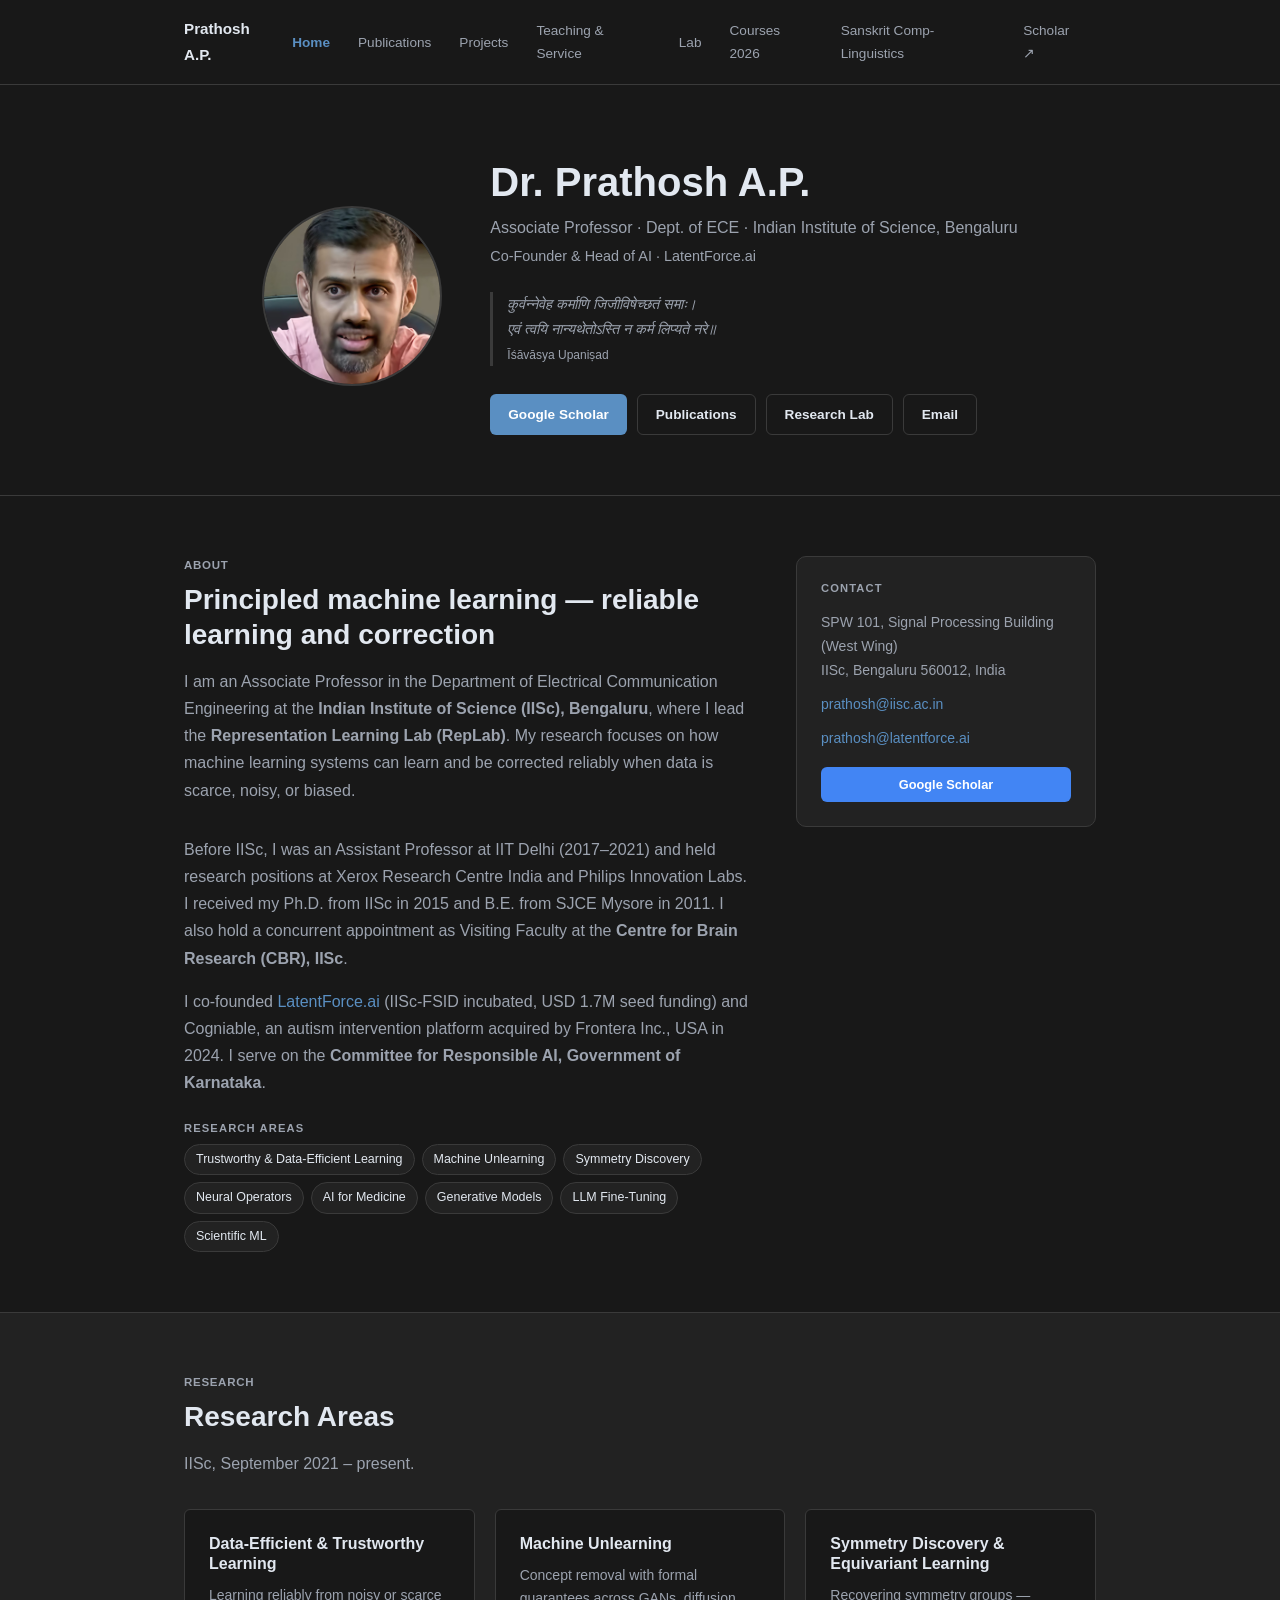
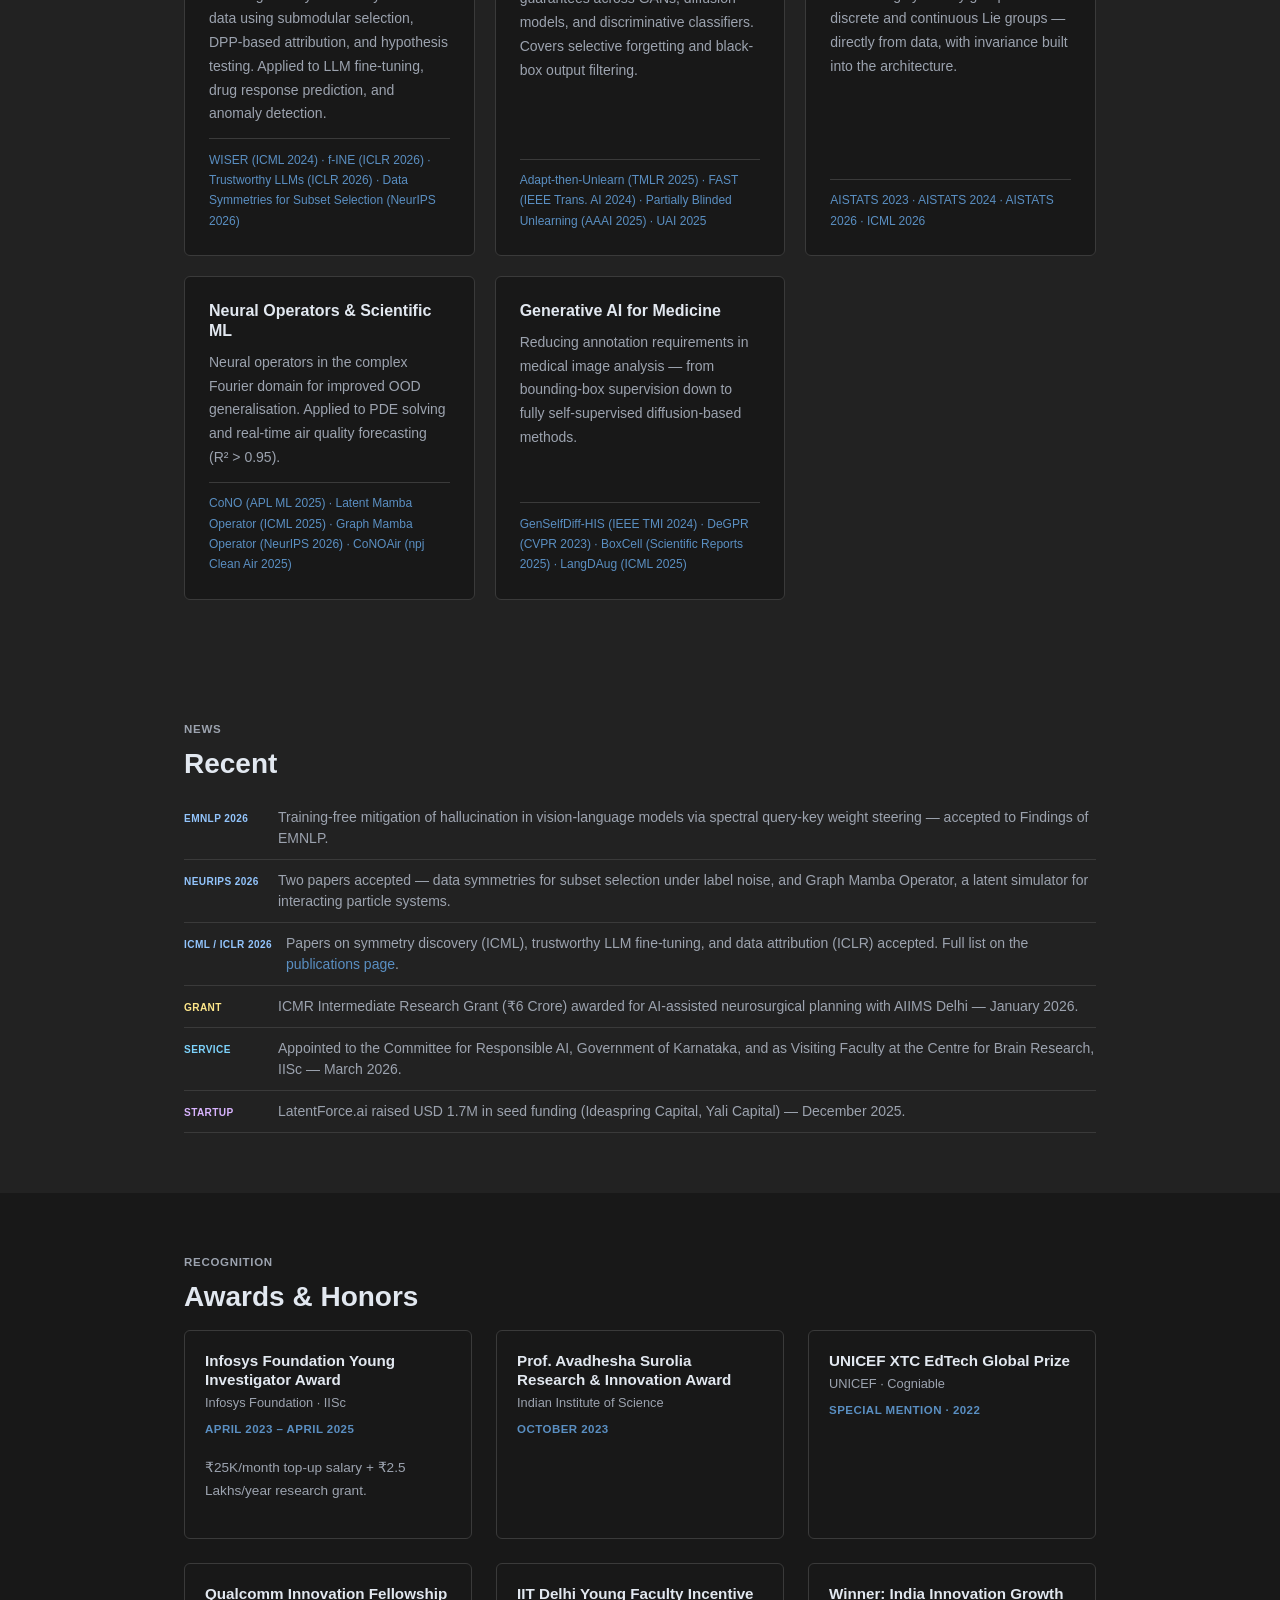
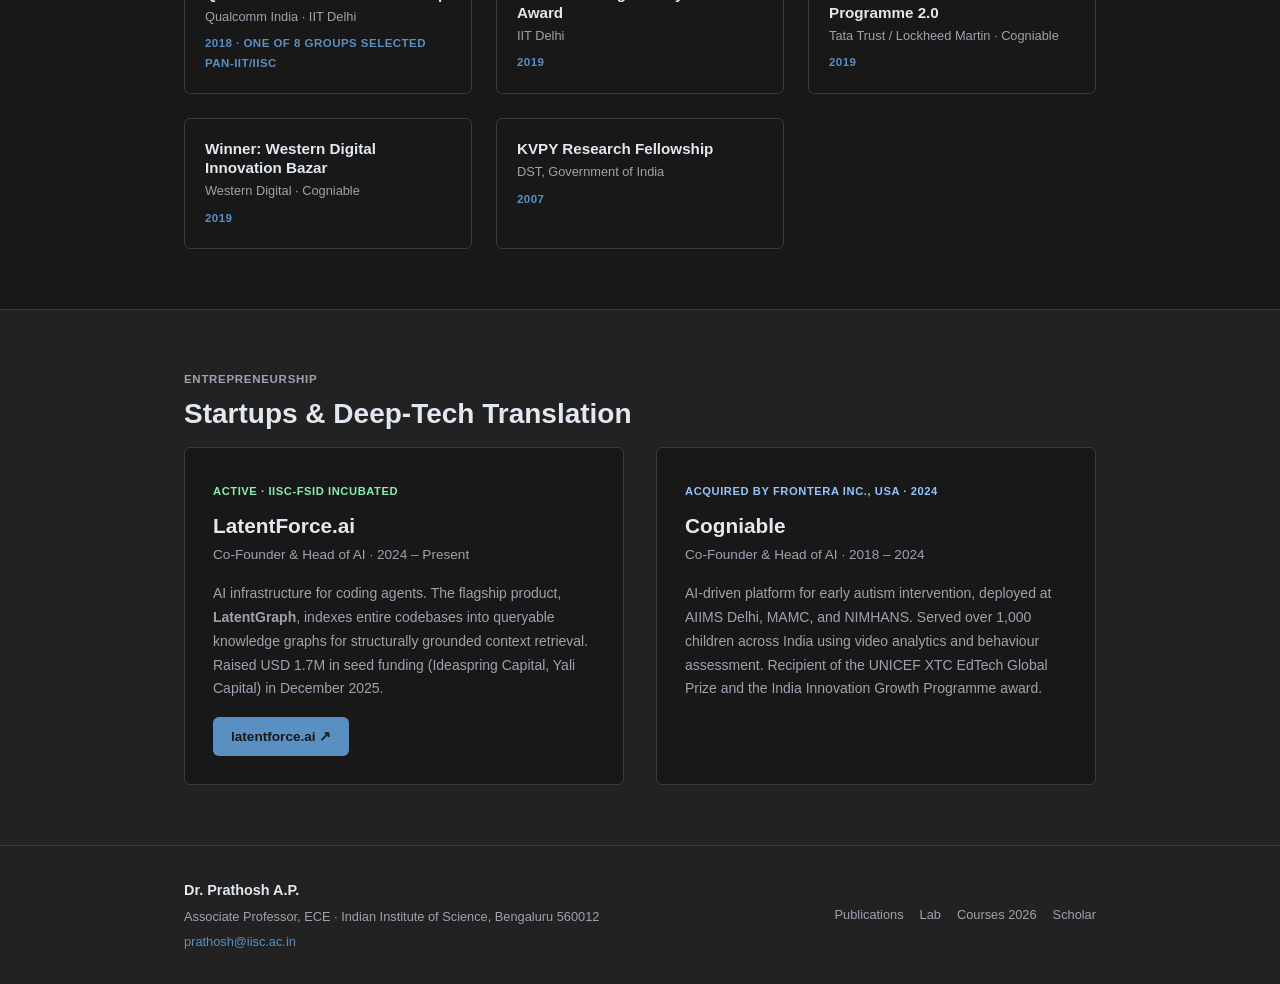
<file: redirect.html>
<!DOCTYPE html>
<html>
<head>
  <meta charset="UTF-8">
  <meta http-equiv="refresh" content="0; url=https://prathoshap.github.io">
  <script>window.location.replace("https://prathoshap.github.io");</script>
  <title>Redirecting...</title>
</head>
<body>
  <p>Redirecting to <a href="https://prathoshap.github.io">prathoshap.github.io</a>…</p>
</body>
</html>
</file>
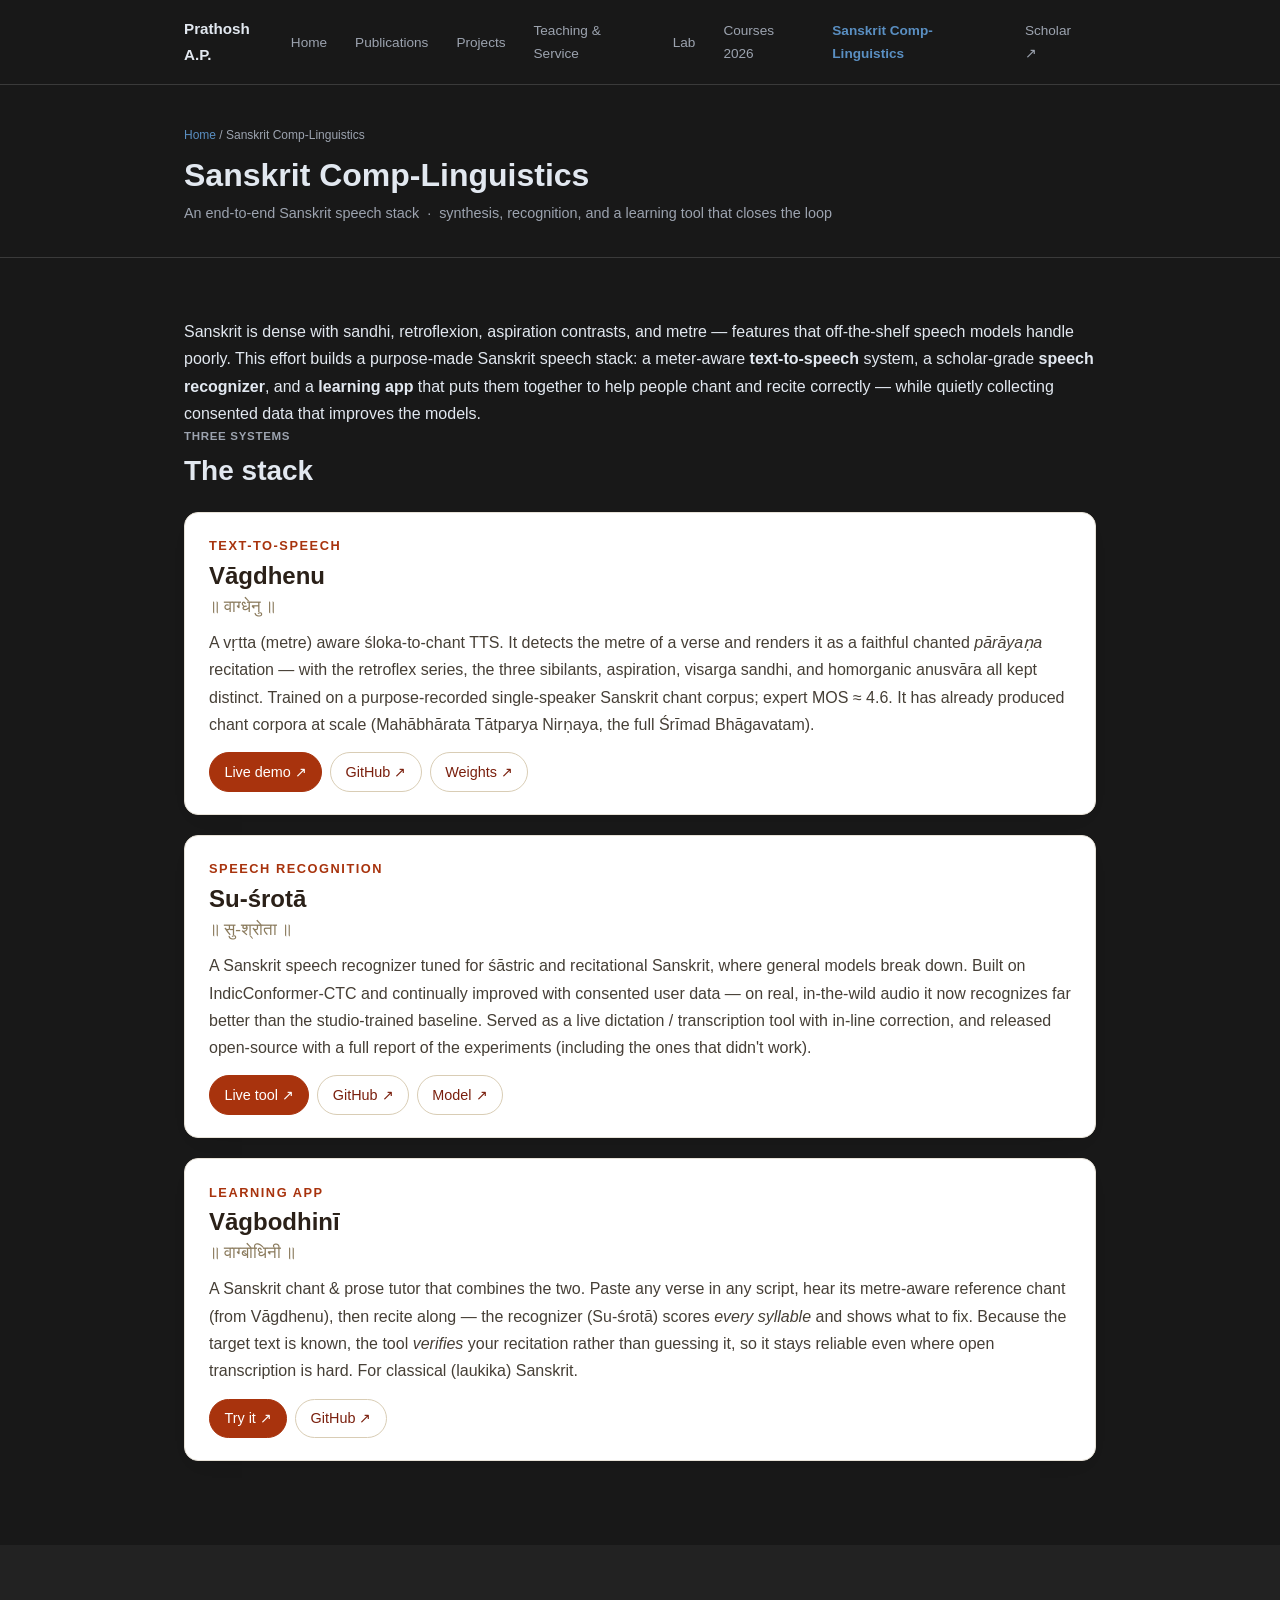
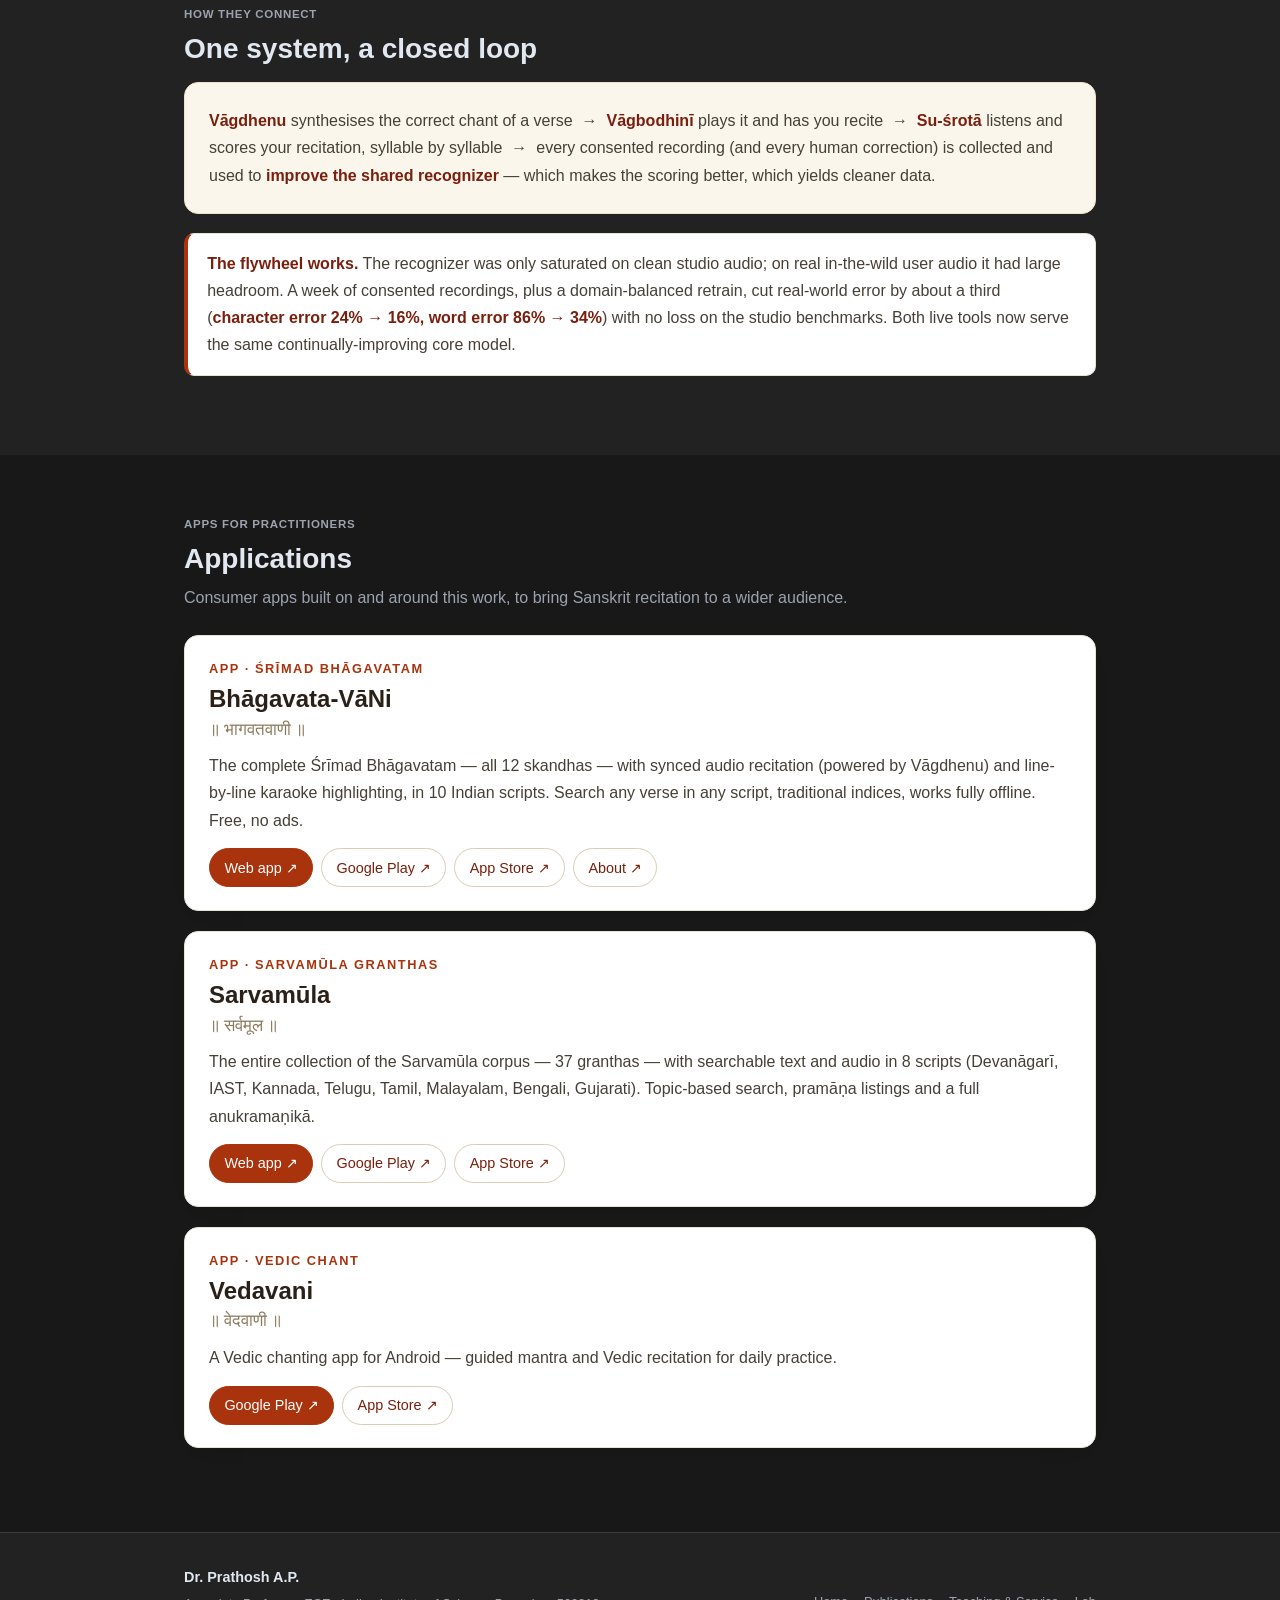
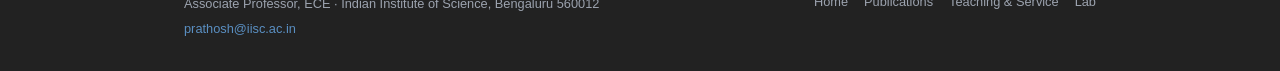
<file: sanskrit-ai.html>
<!DOCTYPE html>
<html>
<head>
  <meta charset="UTF-8">
  <meta http-equiv="refresh" content="0; url=sanskrit-complinguistics.html">
  <link rel="canonical" href="https://prathosh.in/sanskrit-complinguistics.html">
  <meta name="robots" content="noindex">
  <script>window.location.replace("sanskrit-complinguistics.html");</script>
  <title>Redirecting...</title>
</head>
<body>
  <p>This page has moved to <a href="sanskrit-complinguistics.html">Sanskrit Comp-Linguistics</a>…</p>
</body>
</html>
</file>
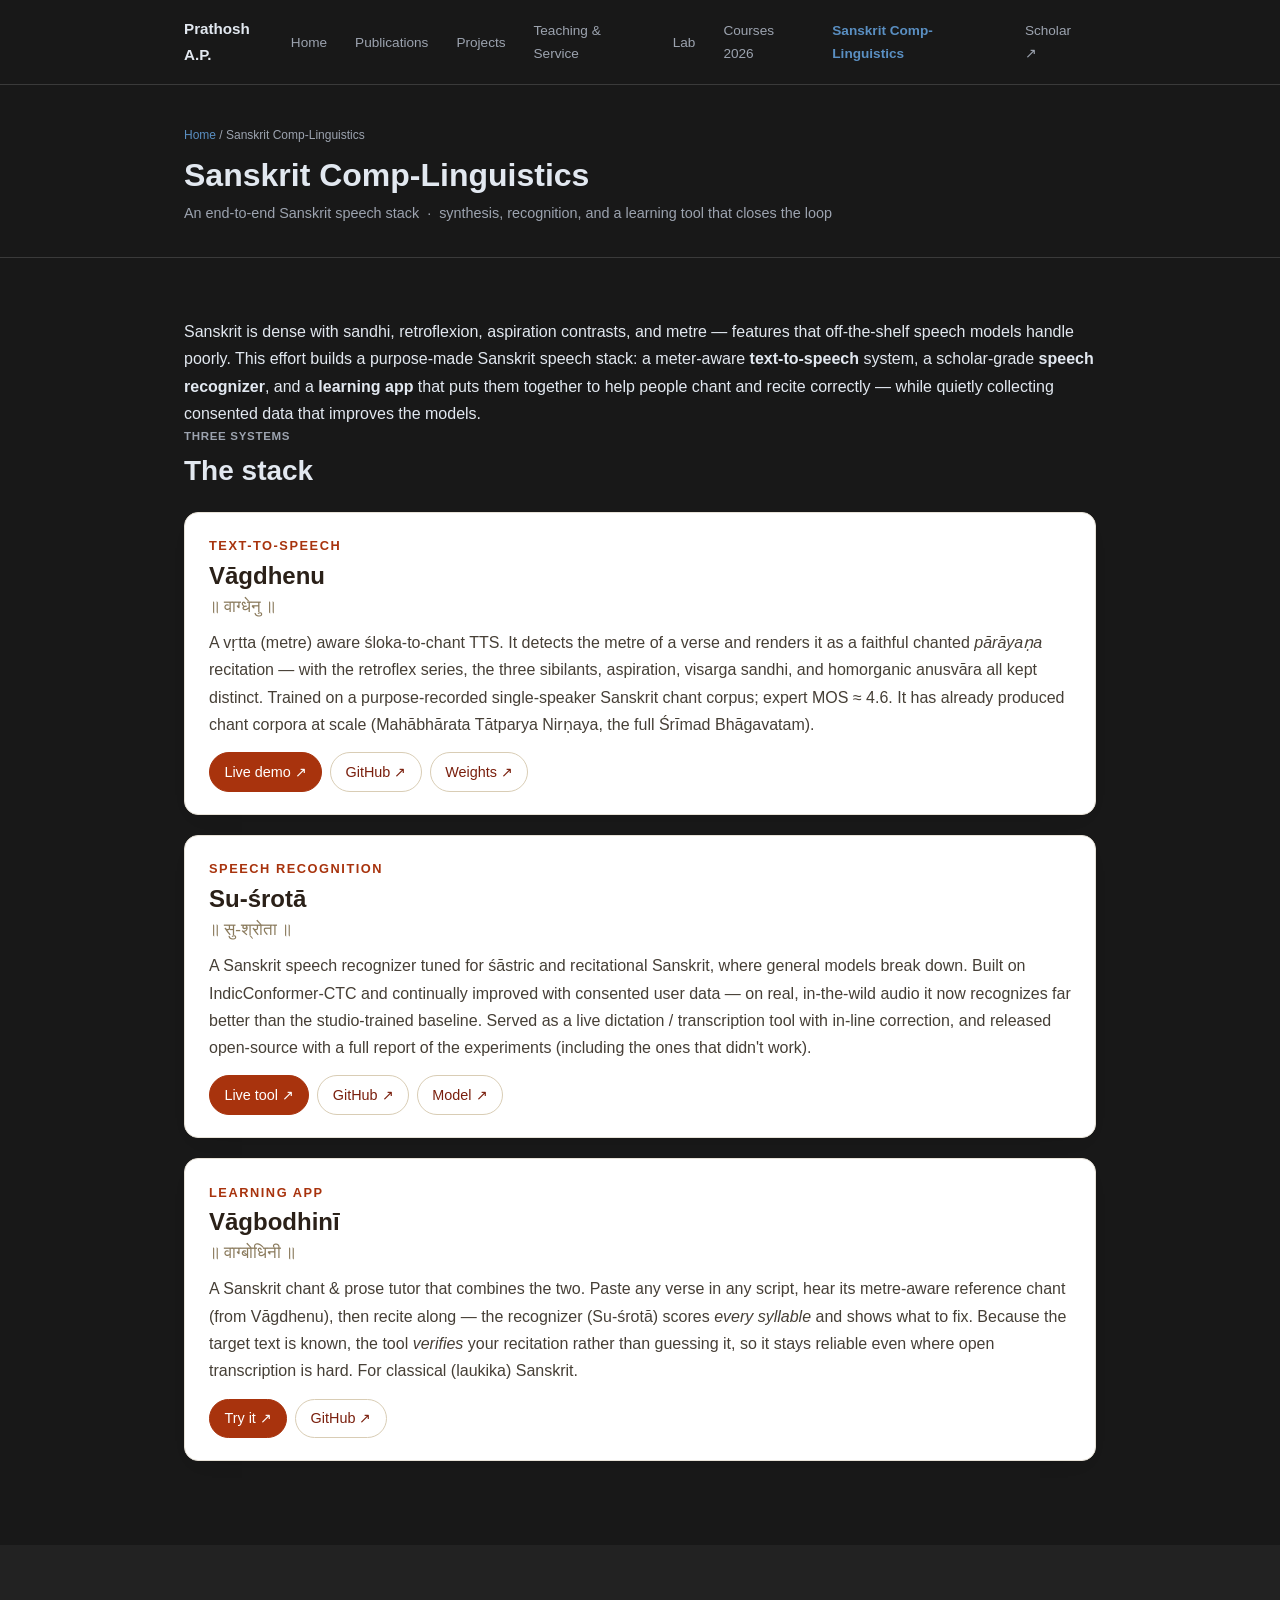
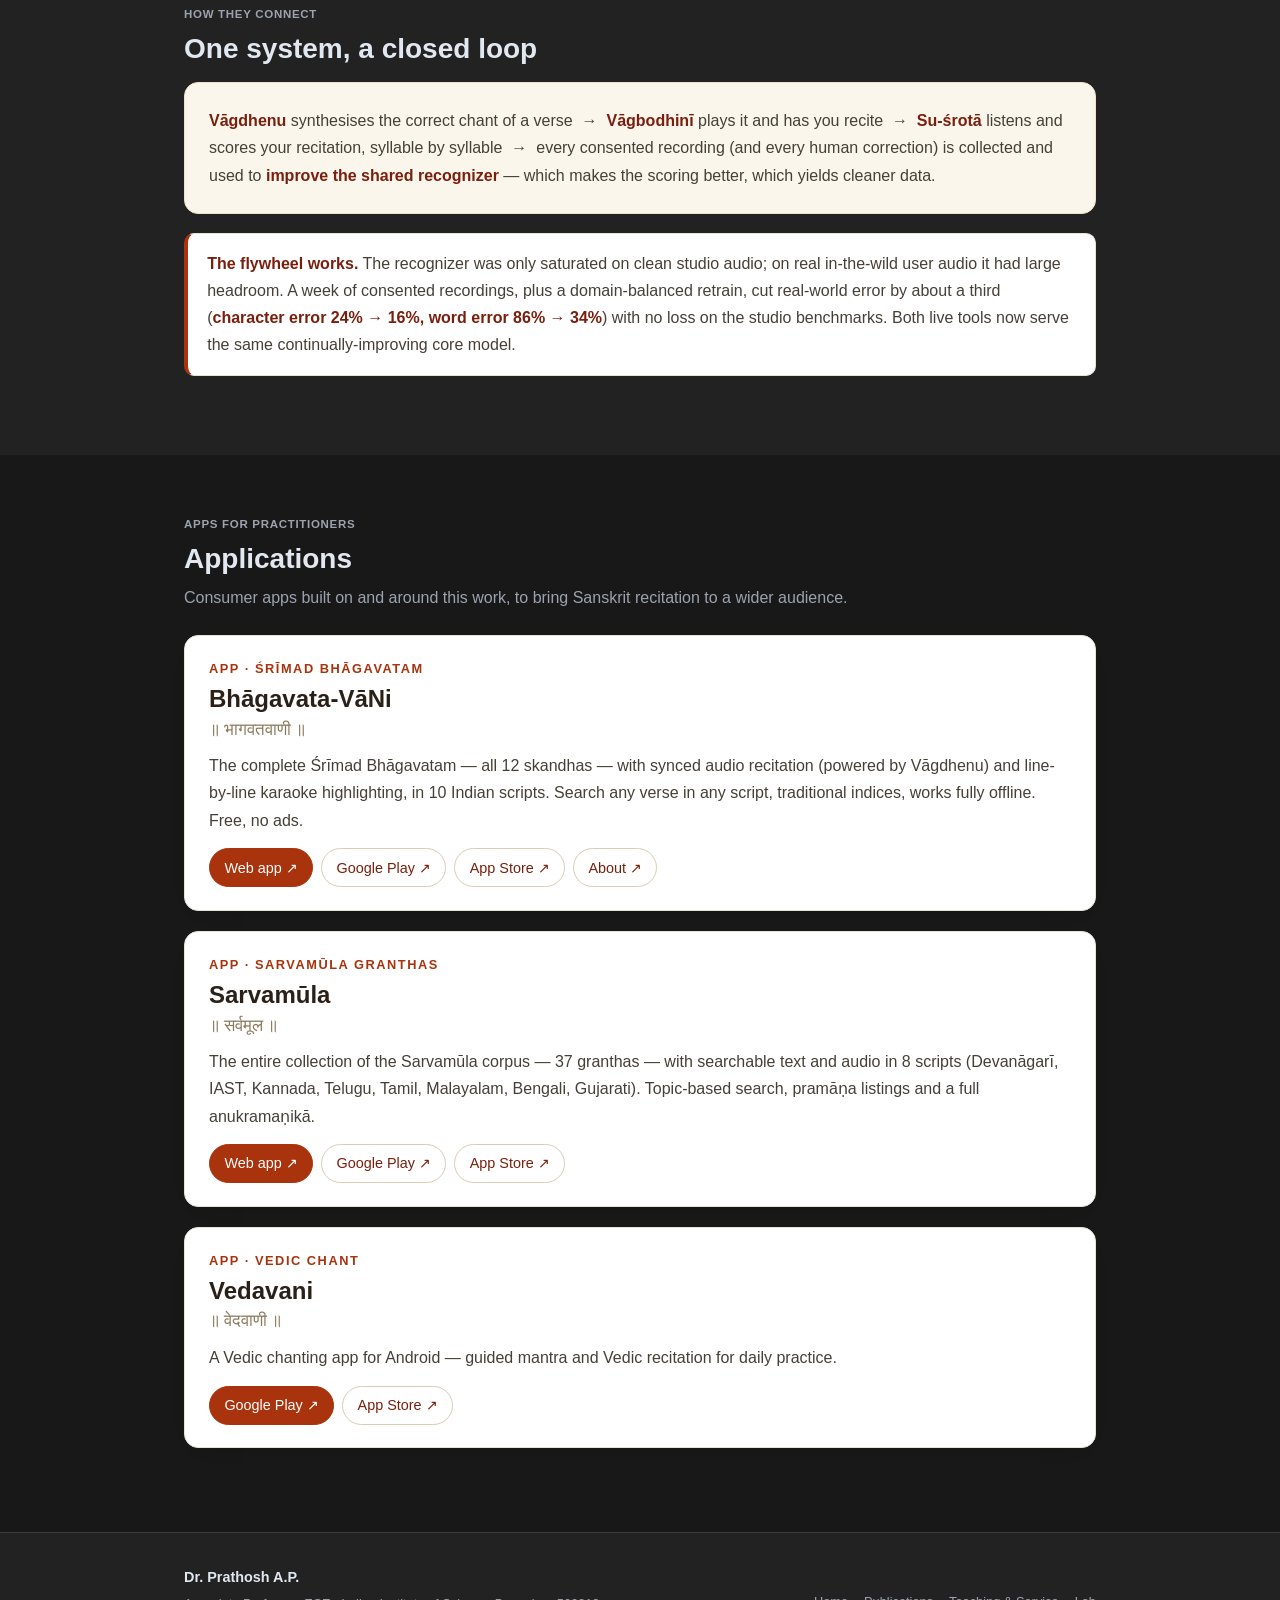
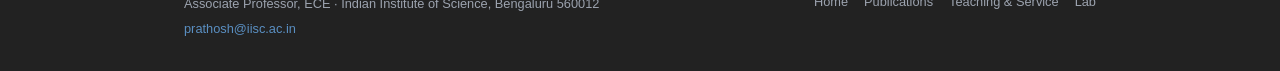
<file: sanskrit-complinguistics.html>
<!DOCTYPE html>
<html lang="en">
<head>
  <meta charset="UTF-8">
  <meta name="viewport" content="width=device-width, initial-scale=1.0">
  <meta name="description" content="Sanskrit Comp-Linguistics at IISc — an end-to-end Sanskrit speech stack by Dr. Prathosh A.P.: Vāgdhenu (chant TTS), Su-śrotā (ASR), and Vāgbodhinī (a learning app), with a data flywheel that improves the models.">
  <title>Sanskrit Comp-Linguistics | Dr. Prathosh A.P.</title>
  <link rel="stylesheet" href="css/style.css">
  <style>
    .sai-grid{display:grid;grid-template-columns:1fr;gap:1.25rem;margin:1.5rem 0}
    .sai-card{background:#fff;border:1px solid #e7e2d8;border-radius:14px;padding:1.4rem 1.5rem;
              box-shadow:0 8px 24px -20px rgba(0,0,0,.4)}
    .sai-card .sai-kind{font-size:.8rem;letter-spacing:.12em;text-transform:uppercase;color:#a8330d;font-weight:600}
    .sai-card h3{margin:.25rem 0 .1rem;font-size:1.5rem;color:#2a2018}
    .sai-card .sai-dev{font-family:'Noto Serif Devanagari',serif;color:#8a7a5c;font-size:1.05rem;margin:0 0 .5rem}
    .sai-card p{margin:.4rem 0 .9rem;color:#463f36}
    .sai-links{display:flex;flex-wrap:wrap;gap:.5rem}
    .sai-links a{display:inline-block;padding:.4rem .9rem;border:1px solid #d9cdb5;border-radius:999px;
                 font-size:.9rem;font-weight:500;color:#7a1f0d;text-decoration:none;transition:.15s}
    .sai-links a:hover{background:#a8330d;color:#fff;border-color:#a8330d}
    .sai-links a.primary{background:#a8330d;color:#fff;border-color:#a8330d}
    .sai-links a.primary:hover{background:#7a1f0d;border-color:#7a1f0d}
    .sai-flow{background:#fbf6ec;border:1px solid #efe2cb;border-radius:14px;padding:1.3rem 1.5rem;margin:1rem 0;color:#463f36}
    .sai-flow p{color:#463f36}
    .sai-flow b{color:#7a1f0d}
    .sai-highlight{background:#fff;border:1px solid #e7e2d8;border-left:4px solid #a8330d;border-radius:10px;
                   padding:1rem 1.2rem;margin:1.2rem 0;color:#463f36}
    .sai-highlight b{color:#7a1f0d}
    @media(min-width:760px){ .sai-grid{grid-template-columns:1fr} }
  </style>
</head>
<body>

<nav class="nav">
  <div class="nav-inner">
    <a class="nav-brand" href="index.html">Prathosh A.P.</a>
    <div class="nav-links" id="nav-links">
      <a href="index.html">Home</a>
      <a href="publications.html">Publications</a>
      <a href="projects.html">Projects</a>
      <a href="teaching.html">Teaching &amp; Service</a>
      <a href="group.html">Lab</a>
      <a href="courses-2026.html">Courses 2026</a>
      <a href="sanskrit-complinguistics.html" class="active">Sanskrit Comp-Linguistics</a>
      <a href="https://scholar.google.com/citations?user=OEwV4bsAAAAJ" target="_blank">Scholar ↗</a>
    </div>
    <button class="nav-toggle" id="nav-toggle" aria-label="Toggle menu" aria-expanded="false">
      <span></span><span></span><span></span>
    </button>
  </div>
</nav>
<script>
  const toggle = document.getElementById('nav-toggle');
  const links  = document.getElementById('nav-links');
  toggle.addEventListener('click', () => {
    const open = links.classList.toggle('open');
    toggle.classList.toggle('open', open);
    toggle.setAttribute('aria-expanded', open);
  });
</script>

<!-- HERO -->
<div class="page-hero">
  <div class="container">
    <div class="breadcrumb"><a href="index.html">Home</a> / Sanskrit Comp-Linguistics</div>
    <h1>Sanskrit Comp-Linguistics</h1>
    <p>An end-to-end Sanskrit speech stack &nbsp;·&nbsp; synthesis, recognition, and a learning tool that closes the loop</p>
  </div>
</div>

<!-- MAIN -->
<section class="section">
  <div class="container">

    <div class="info-banner">
      <span>Sanskrit is dense with sandhi, retroflexion, aspiration contrasts, and metre — features
      that off-the-shelf speech models handle poorly. This effort builds a purpose-made Sanskrit
      speech stack: a meter-aware <b>text-to-speech</b> system, a scholar-grade <b>speech recognizer</b>,
      and a <b>learning app</b> that puts them together to help people chant and recite correctly —
      while quietly collecting consented data that improves the models.</span>
    </div>

    <span class="section-label">Three systems</span>
    <h2 class="section-title" style="margin-bottom:.5rem">The stack</h2>

    <div class="sai-grid">

      <div class="sai-card">
        <div class="sai-kind">Text-to-Speech</div>
        <h3>Vāgdhenu</h3>
        <div class="sai-dev">॥ वाग्धेनु ॥</div>
        <p>A vṛtta (metre) aware śloka-to-chant TTS. It detects the metre of a verse and renders it as
        a faithful chanted <em>pārāyaṇa</em> recitation — with the retroflex series, the three sibilants,
        aspiration, visarga sandhi, and homorganic anusvāra all kept distinct. Trained on a
        purpose-recorded single-speaker Sanskrit chant corpus; expert MOS ≈ 4.6. It has already produced
        chant corpora at scale (Mahābhārata Tātparya Nirṇaya, the full Śrīmad Bhāgavatam).</p>
        <div class="sai-links">
          <a class="primary" href="https://prathosh.in/vagdhenu/" target="_blank">Live demo ↗</a>
          <a href="https://github.com/prathoshap/vagdhenu" target="_blank">GitHub ↗</a>
          <a href="https://huggingface.co/prathoshap/vagdhenu" target="_blank">Weights ↗</a>
        </div>
      </div>

      <div class="sai-card">
        <div class="sai-kind">Speech Recognition</div>
        <h3>Su-śrotā</h3>
        <div class="sai-dev">॥ सु-श्रोता ॥</div>
        <p>A Sanskrit speech recognizer tuned for śāstric and recitational Sanskrit, where general models
        break down. Built on IndicConformer-CTC and continually improved with consented user data — on
        real, in-the-wild audio it now recognizes far better than the studio-trained baseline. Served as
        a live dictation / transcription tool with in-line correction, and released open-source with a
        full report of the experiments (including the ones that didn't work).</p>
        <div class="sai-links">
          <a class="primary" href="https://prathosh.in/sushrotaa/" target="_blank">Live tool ↗</a>
          <a href="https://github.com/prathoshap/sushrota-sanskrit-asr" target="_blank">GitHub ↗</a>
          <a href="https://huggingface.co/prathoshap/sushrota-sanskrit-asr" target="_blank">Model ↗</a>
        </div>
      </div>

      <div class="sai-card">
        <div class="sai-kind">Learning App</div>
        <h3>Vāgbodhinī</h3>
        <div class="sai-dev">॥ वाग्बोधिनी ॥</div>
        <p>A Sanskrit chant &amp; prose tutor that combines the two. Paste any verse in any script,
        hear its metre-aware reference chant (from Vāgdhenu), then recite along — the recognizer
        (Su-śrotā) scores <em>every syllable</em> and shows what to fix. Because the target text is known,
        the tool <em>verifies</em> your recitation rather than guessing it, so it stays reliable even where
        open transcription is hard. For classical (laukika) Sanskrit.</p>
        <div class="sai-links">
          <a class="primary" href="https://prathosh.in/vagbodhini/" target="_blank">Try it ↗</a>
          <a href="https://github.com/prathoshap/sushrota-sanskrit-asr" target="_blank">GitHub ↗</a>
        </div>
      </div>

    </div>
  </div>
</section>

<section class="section section-alt">
  <div class="container">
    <span class="section-label">How they connect</span>
    <h2 class="section-title" style="margin-bottom:1rem">One system, a closed loop</h2>
    <div class="sai-flow">
      <p style="margin:.2rem 0"><b>Vāgdhenu</b> synthesises the correct chant of a verse &nbsp;→&nbsp;
      <b>Vāgbodhinī</b> plays it and has you recite &nbsp;→&nbsp;
      <b>Su-śrotā</b> listens and scores your recitation, syllable by syllable &nbsp;→&nbsp;
      every consented recording (and every human correction) is collected and used to
      <b>improve the shared recognizer</b> — which makes the scoring better, which yields cleaner data.</p>
    </div>
    <div class="sai-highlight">
      <b>The flywheel works.</b> The recognizer was only saturated on clean studio audio; on real
      in-the-wild user audio it had large headroom. A week of consented recordings, plus a
      domain-balanced retrain, cut real-world error by about a third
      (<b>character error 24% → 16%, word error 86% → 34%</b>) with no loss on the studio benchmarks.
      Both live tools now serve the same continually-improving core model.
    </div>
  </div>
</section>

<section class="section">
  <div class="container">
    <span class="section-label">Apps for practitioners</span>
    <h2 class="section-title" style="margin-bottom:.5rem">Applications</h2>
    <p style="color:#9ca3af;margin:0 0 .5rem;max-width:46rem">Consumer apps built on and around this work,
      to bring Sanskrit recitation to a wider audience.</p>

    <div class="sai-grid">

      <div class="sai-card">
        <div class="sai-kind">App · Śrīmad Bhāgavatam</div>
        <h3>Bhāgavata-VāNi</h3>
        <div class="sai-dev">॥ भागवतवाणी ॥</div>
        <p>The complete Śrīmad Bhāgavatam — all 12 skandhas — with synced audio recitation (powered by
        Vāgdhenu) and line-by-line karaoke highlighting, in 10 Indian scripts. Search any verse in any
        script, traditional indices, works fully offline. Free, no ads.</p>
        <div class="sai-links">
          <a class="primary" href="https://bhagavatavani.com" target="_blank">Web app ↗</a>
          <a href="https://play.google.com/store/apps/details?id=in.prathosh.bhagavatavani" target="_blank">Google Play ↗</a>
          <a href="https://apps.apple.com/app/bhagavatavani/id6784783567" target="_blank">App Store ↗</a>
          <a href="https://prathosh.in/vagdhenu/#app" target="_blank">About ↗</a>
        </div>
      </div>

      <div class="sai-card">
        <div class="sai-kind">App · Sarvamūla granthas</div>
        <h3>Sarvamūla</h3>
        <div class="sai-dev">॥ सर्वमूल ॥</div>
        <p>The entire collection of the Sarvamūla corpus — 37 granthas — with searchable text and
        audio in 8 scripts (Devanāgarī, IAST, Kannada, Telugu, Tamil, Malayalam, Bengali,
        Gujarati). Topic-based search, pramāṇa listings and a full anukramaṇikā.</p>
        <div class="sai-links">
          <a class="primary" href="https://sarvamulavani.com/" target="_blank">Web app ↗</a>
          <a href="https://play.google.com/store/apps/details?id=com.sarvamula.reader" target="_blank">Google Play ↗</a>
          <a href="https://apps.apple.com/app/sarvamula/id6796681989" target="_blank">App Store ↗</a>
        </div>
      </div>

      <div class="sai-card">
        <div class="sai-kind">App · Vedic chant</div>
        <h3>Vedavani</h3>
        <div class="sai-dev">॥ वेदवाणी ॥</div>
        <p>A Vedic chanting app for Android — guided mantra and Vedic recitation for daily practice.</p>
        <div class="sai-links">
          <a class="primary" href="https://play.google.com/store/apps/details?id=com.vedic.chant" target="_blank">Google Play ↗</a>
          <a href="https://apps.apple.com/us/app/vedavaani/id6761655457" target="_blank">App Store ↗</a>
        </div>
      </div>

    </div>
  </div>
</section>

<footer>
  <div class="footer-inner">
    <div>
      <div class="footer-name">Dr. Prathosh A.P.</div>
      <div class="footer-info">Associate Professor, ECE · Indian Institute of Science, Bengaluru 560012</div>
      <div class="footer-info"><a href="mailto:prathosh@iisc.ac.in">prathosh@iisc.ac.in</a></div>
    </div>
    <div class="footer-links">
      <a href="index.html">Home</a>
      <a href="publications.html">Publications</a>
      <a href="teaching.html">Teaching &amp; Service</a>
      <a href="group.html">Lab</a>
    </div>
  </div>
</footer>

</body>
</html>
</file>
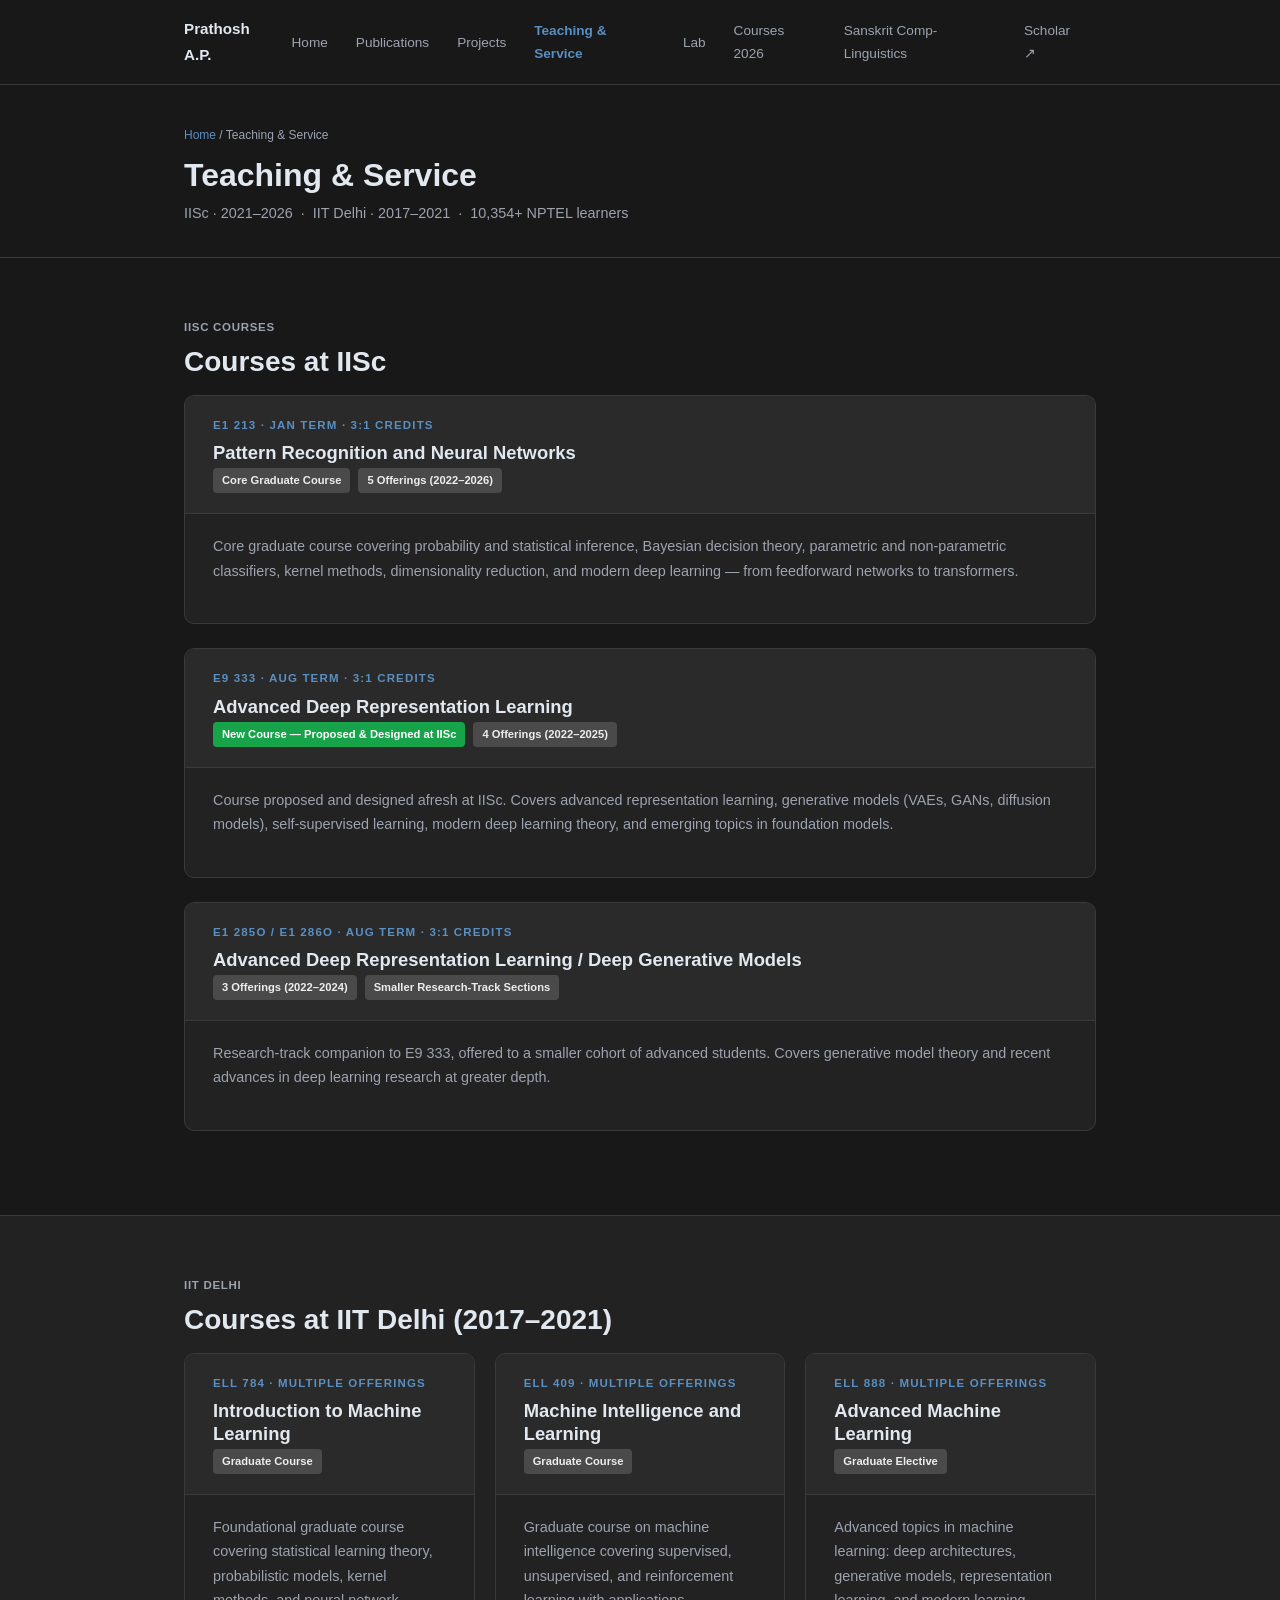
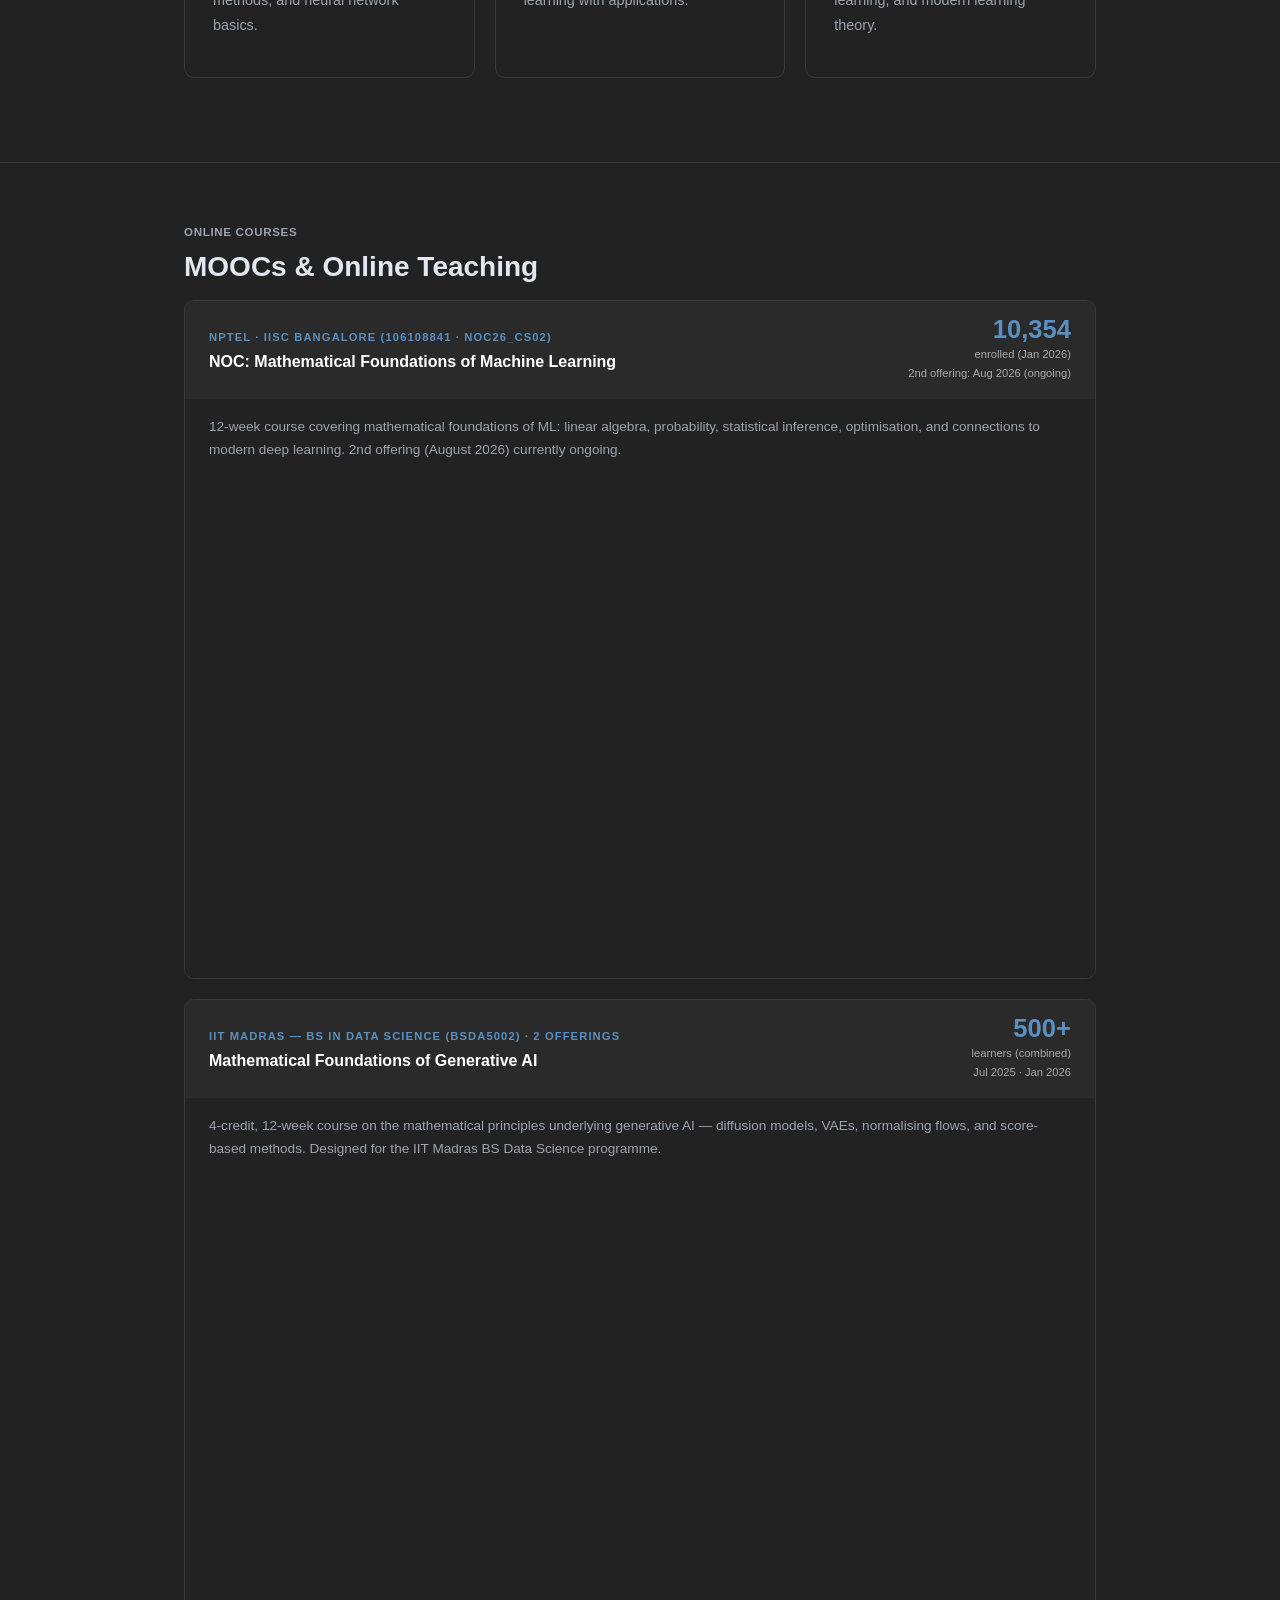
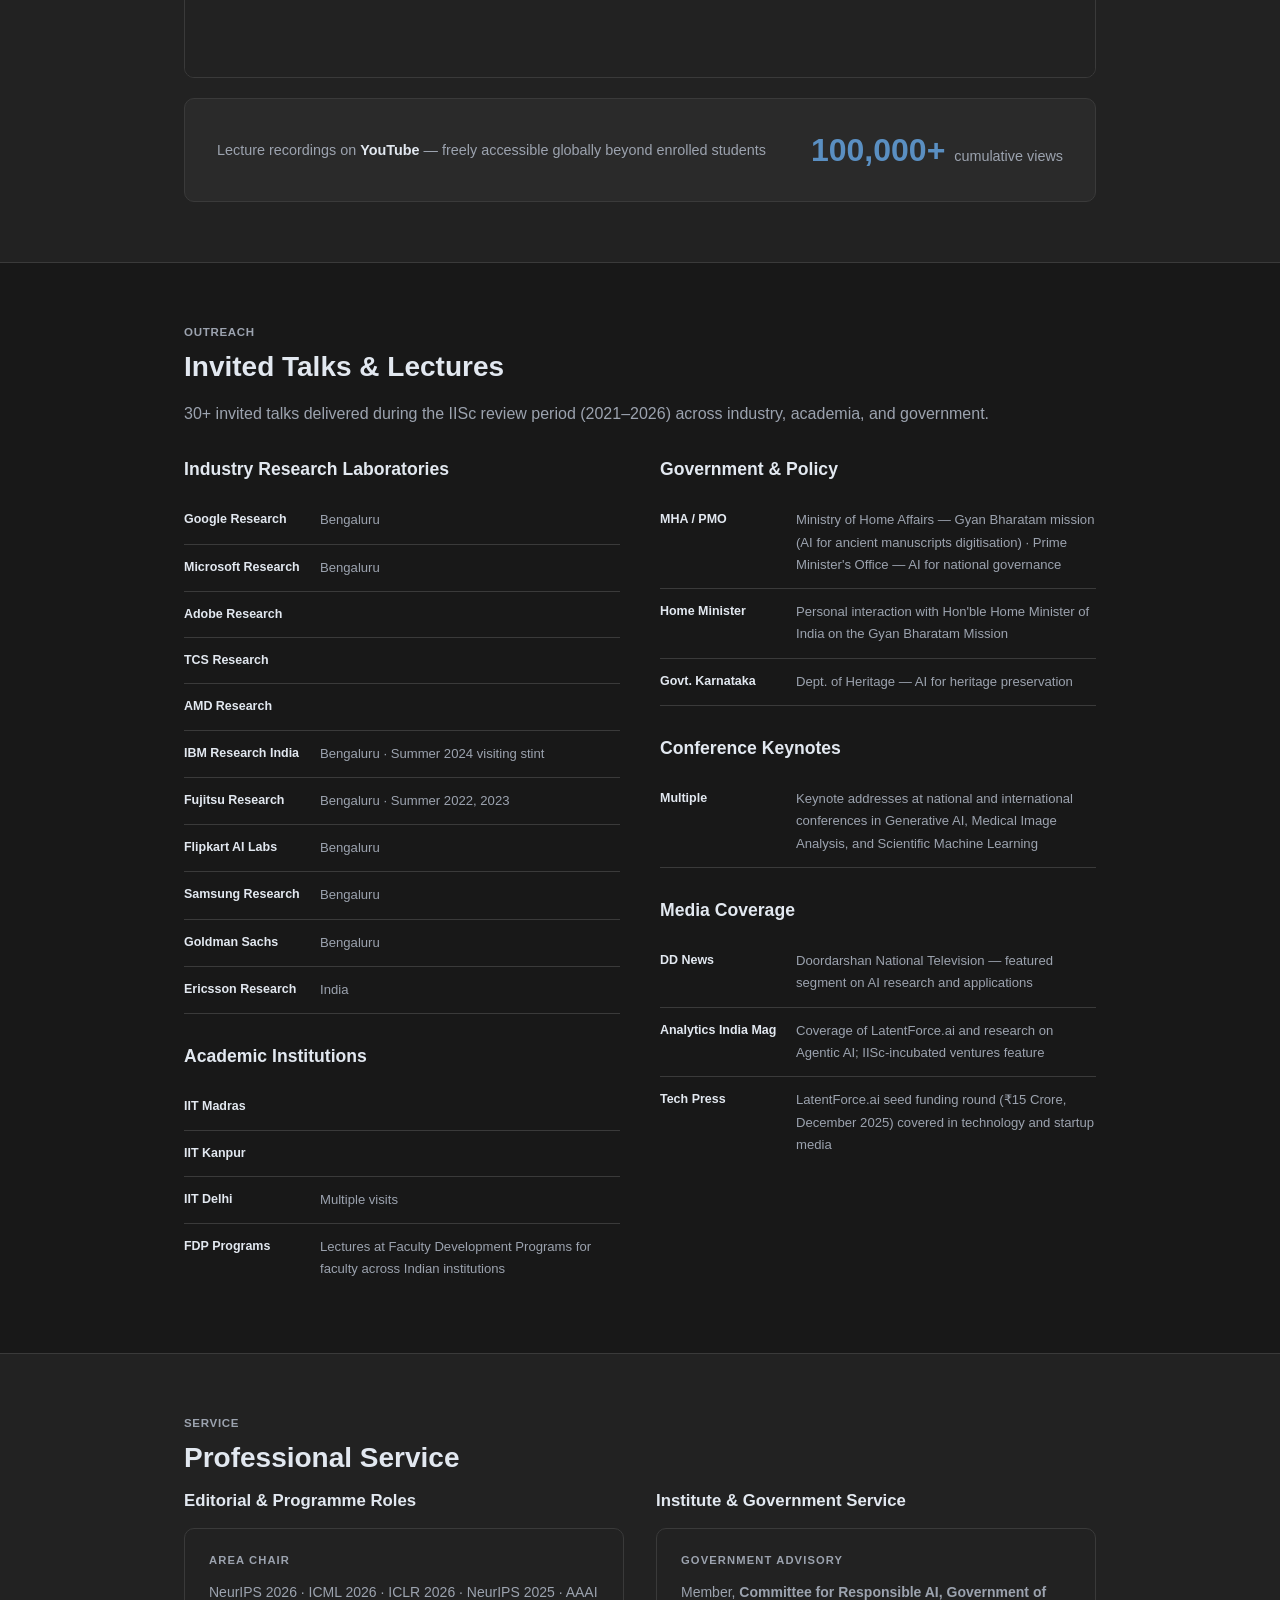
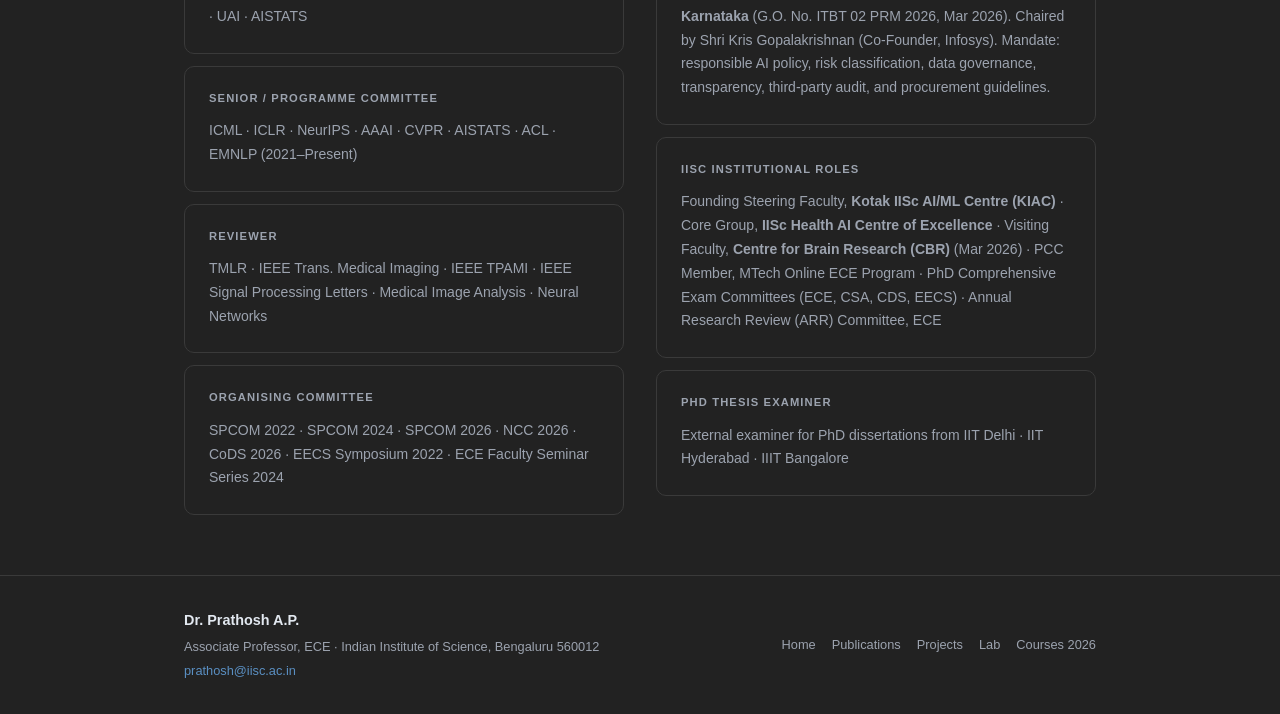
<file: teaching.html>
<!DOCTYPE html>
<html lang="en">
<head>
  <meta charset="UTF-8">
  <meta name="viewport" content="width=device-width, initial-scale=1.0">
  <meta name="description" content="Teaching activities of Dr. Prathosh A.P., IISc Bengaluru. Courses, MOOCs, and educational outreach.">
  <title>Teaching &amp; Service | Dr. Prathosh A.P.</title>
  <link rel="stylesheet" href="css/style.css">
  <style>
    .course-card {
      background: var(--bg-alt);
      border: 1px solid var(--border);
      border-radius: var(--radius-lg);
      overflow: hidden;
      margin-bottom: 24px;
    }
    .course-header {
      background: #2a2a2a;
      color: var(--text);
      padding: 20px 28px;
      display: flex;
      justify-content: space-between;
      align-items: flex-start;
      gap: 16px;
      flex-wrap: wrap;
      border-bottom: 1px solid var(--border);
    }
    .course-code {
      font-family: -apple-system, BlinkMacSystemFont, 'Segoe UI', Roboto, sans-serif;
      font-size: .72rem;
      font-weight: 700;
      letter-spacing: .1em;
      text-transform: uppercase;
      color: var(--amber);
      margin-bottom: .35rem;
    }
    .course-name { color: var(--text); font-size: 1.15rem; margin: 0; }
    .course-badges { display: flex; gap: 8px; flex-wrap: wrap; margin-top: 4px; }
    .course-badge {
      font-family: -apple-system, BlinkMacSystemFont, 'Segoe UI', Roboto, sans-serif;
      font-size: .7rem;
      padding: 3px 9px;
      border-radius: 4px;
      font-weight: 600;
    }
    .badge-new { background: #16a34a; color: white; }
    .badge-core { background: rgba(255,255,255,.15); color: rgba(255,255,255,.9); }
    .course-score {
      text-align: right;
      flex-shrink: 0;
    }
    .score-val {
      font-family: -apple-system, BlinkMacSystemFont, 'Segoe UI', Roboto, sans-serif;
      font-size: 2rem;
      font-weight: 900;
      color: var(--amber);
      line-height: 1;
    }
    .score-sub {
      font-family: -apple-system, BlinkMacSystemFont, 'Segoe UI', Roboto, sans-serif;
      font-size: .72rem;
      color: rgba(255,255,255,.6);
      margin-top: 3px;
    }
    .course-body { padding: 20px 28px; }
    .course-desc {
      font-size: .9rem;
      color: var(--text-light);
      margin-bottom: 1.25rem;
    }
    .offering-table { width: 100%; border-collapse: collapse; }
    .offering-table th {
      font-family: -apple-system, BlinkMacSystemFont, 'Segoe UI', Roboto, sans-serif;
      font-size: .68rem;
      font-weight: 700;
      letter-spacing: .08em;
      text-transform: uppercase;
      color: var(--text-light);
      padding: 8px 12px;
      text-align: left;
      border-bottom: 2px solid var(--gray-light);
    }
    .offering-table td {
      font-family: -apple-system, BlinkMacSystemFont, 'Segoe UI', Roboto, sans-serif;
      font-size: .82rem;
      padding: 10px 12px;
      border-bottom: 1px solid var(--gray-light);
      color: var(--text);
    }
    .offering-table tr:last-child td { border-bottom: none; }
    .score-cell { font-weight: 700; color: var(--text); }
    .score-bar {
      display: inline-block;
      height: 6px;
      background: var(--border);
      border-radius: 3px;
      margin-left: 8px;
      vertical-align: middle;
      opacity: .5;
    }
    .score-bar.filled { opacity: 1; background: var(--amber-dark); }
    .mooc-card {
      border: 1px solid var(--border);
      border-radius: var(--radius-lg);
      overflow: hidden;
      margin-bottom: 20px;
    }
    .mooc-header {
      background: #2a2a2a;
      color: var(--text);
      padding: 16px 24px;
      display: flex;
      justify-content: space-between;
      align-items: center;
      gap: 16px;
    }
    .mooc-platform {
      font-family: -apple-system, BlinkMacSystemFont, 'Segoe UI', Roboto, sans-serif;
      font-size: .7rem;
      font-weight: 700;
      letter-spacing: .1em;
      text-transform: uppercase;
      color: var(--amber);
      margin-bottom: .3rem;
    }
    .mooc-title { color: white; font-size: 1rem; margin: 0; }
    .mooc-stat {
      text-align: right;
      flex-shrink: 0;
    }
    .mooc-num {
      font-family: -apple-system, BlinkMacSystemFont, 'Segoe UI', Roboto, sans-serif;
      font-size: 1.6rem;
      font-weight: 900;
      color: var(--amber);
      line-height: 1;
    }
    .mooc-sub {
      font-family: -apple-system, BlinkMacSystemFont, 'Segoe UI', Roboto, sans-serif;
      font-size: .7rem;
      color: rgba(255,255,255,.6);
      margin-top: 2px;
    }
    .mooc-body {
      padding: 16px 24px;
      background: var(--bg-alt);
    }
    .mooc-body p {
      font-family: -apple-system, BlinkMacSystemFont, 'Segoe UI', Roboto, sans-serif;
      font-size: .85rem;
      color: var(--text-light);
      margin: 0;
    }
    .talk-item {
      padding: 12px 0;
      border-bottom: 1px solid var(--gray-light);
      display: grid;
      grid-template-columns: 120px 1fr;
      gap: 16px;
      align-items: start;
    }
    .talk-item:last-child { border-bottom: none; }
    .talk-org {
      font-family: -apple-system, BlinkMacSystemFont, 'Segoe UI', Roboto, sans-serif;
      font-size: .78rem;
      font-weight: 600;
      color: var(--text);
    }
    .talk-detail {
      font-family: -apple-system, BlinkMacSystemFont, 'Segoe UI', Roboto, sans-serif;
      font-size: .82rem;
      color: var(--text-light);
    }
  </style>
</head>
<body>

<nav class="nav">
  <div class="nav-inner">
    <a class="nav-brand" href="index.html">Prathosh A.P.</a>
    <div class="nav-links" id="nav-links">
      <a href="index.html">Home</a>
      <a href="publications.html">Publications</a>
      <a href="projects.html">Projects</a>
      <a href="teaching.html" class="active">Teaching &amp; Service</a>
      <a href="group.html">Lab</a>
      <a href="courses-2026.html">Courses 2026</a>
      <a href="sanskrit-complinguistics.html">Sanskrit Comp-Linguistics</a>
      <a href="https://scholar.google.com/citations?user=OEwV4bsAAAAJ" target="_blank">Scholar ↗</a>
    </div>
    <button class="nav-toggle" id="nav-toggle" aria-label="Toggle menu" aria-expanded="false">
      <span></span><span></span><span></span>
    </button>
  </div>
</nav>
<script>
  const toggle = document.getElementById('nav-toggle');
  const links  = document.getElementById('nav-links');
  toggle.addEventListener('click', () => {
    const open = links.classList.toggle('open');
    toggle.classList.toggle('open', open);
    toggle.setAttribute('aria-expanded', open);
  });
</script>

<div class="page-hero">
  <div class="container">
    <div class="breadcrumb"><a href="index.html">Home</a> / Teaching &amp; Service</div>
    <h1>Teaching &amp; Service</h1>
    <p>IISc · 2021–2026 &nbsp;·&nbsp; IIT Delhi · 2017–2021 &nbsp;·&nbsp; 10,354+ NPTEL learners</p>
  </div>
</div>

<section class="section">
  <div class="container">
    <span class="section-label">IISc Courses</span>
    <h2 class="section-title">Courses at IISc</h2>

    <!-- E1 213 -->
    <div class="course-card">
      <div class="course-header">
        <div>
          <div class="course-code">E1 213 · Jan Term · 3:1 Credits</div>
          <h3 class="course-name">Pattern Recognition and Neural Networks</h3>
          <div class="course-badges">
            <span class="course-badge badge-core">Core Graduate Course</span>
            <span class="course-badge badge-core">5 Offerings (2022–2026)</span>
          </div>
        </div>
      </div>
      <div class="course-body">
        <p class="course-desc">
          Core graduate course covering probability and statistical inference, Bayesian decision theory, parametric and non-parametric classifiers, kernel methods, dimensionality reduction, and modern deep learning — from feedforward networks to transformers.
        </p>
      </div>
    </div>

    <!-- E9 333 -->
    <div class="course-card">
      <div class="course-header">
        <div>
          <div class="course-code">E9 333 · Aug Term · 3:1 Credits</div>
          <h3 class="course-name">Advanced Deep Representation Learning</h3>
          <div class="course-badges">
            <span class="course-badge badge-new">New Course — Proposed &amp; Designed at IISc</span>
            <span class="course-badge badge-core">4 Offerings (2022–2025)</span>
          </div>
        </div>
      </div>
      <div class="course-body">
        <p class="course-desc">
          Course proposed and designed afresh at IISc. Covers advanced representation learning, generative models (VAEs, GANs, diffusion models), self-supervised learning, modern deep learning theory, and emerging topics in foundation models.
        </p>
      </div>
    </div>

    <!-- E1 285o / E1 286o -->
    <div class="course-card">
      <div class="course-header">
        <div>
          <div class="course-code">E1 285o / E1 286o · Aug Term · 3:1 Credits</div>
          <h3 class="course-name">Advanced Deep Representation Learning / Deep Generative Models</h3>
          <div class="course-badges">
            <span class="course-badge badge-core">3 Offerings (2022–2024)</span>
            <span class="course-badge badge-core">Smaller Research-Track Sections</span>
          </div>
        </div>
      </div>
      <div class="course-body">
        <p class="course-desc">
          Research-track companion to E9 333, offered to a smaller cohort of advanced students. Covers generative model theory and recent advances in deep learning research at greater depth.
        </p>
      </div>
    </div>

  </div>
</section>

<div class="divider"></div>

<!-- IIT DELHI -->
<section class="section section-alt">
  <div class="container">
    <span class="section-label">IIT Delhi</span>
    <h2 class="section-title">Courses at IIT Delhi (2017–2021)</h2>
    <div class="grid-3" style="gap:20px">
      <div class="course-card">
        <div class="course-header">
          <div>
            <div class="course-code">ELL 784 · Multiple Offerings</div>
            <h3 class="course-name">Introduction to Machine Learning</h3>
            <div class="course-badges">
              <span class="course-badge badge-core">Graduate Course</span>
            </div>
          </div>
        </div>
        <div class="course-body">
          <p class="course-desc">Foundational graduate course covering statistical learning theory, probabilistic models, kernel methods, and neural network basics.</p>
        </div>
      </div>
      <div class="course-card">
        <div class="course-header">
          <div>
            <div class="course-code">ELL 409 · Multiple Offerings</div>
            <h3 class="course-name">Machine Intelligence and Learning</h3>
            <div class="course-badges">
              <span class="course-badge badge-core">Graduate Course</span>
            </div>
          </div>
        </div>
        <div class="course-body">
          <p class="course-desc">Graduate course on machine intelligence covering supervised, unsupervised, and reinforcement learning with applications.</p>
        </div>
      </div>
      <div class="course-card">
        <div class="course-header">
          <div>
            <div class="course-code">ELL 888 · Multiple Offerings</div>
            <h3 class="course-name">Advanced Machine Learning</h3>
            <div class="course-badges">
              <span class="course-badge badge-core">Graduate Elective</span>
            </div>
          </div>
        </div>
        <div class="course-body">
          <p class="course-desc">Advanced topics in machine learning: deep architectures, generative models, representation learning, and modern learning theory.</p>
        </div>
      </div>
    </div>
  </div>
</section>

<div class="divider"></div>

<!-- MOOCs -->
<section class="section section-alt">
  <div class="container">
    <span class="section-label">Online Courses</span>
    <h2 class="section-title">MOOCs &amp; Online Teaching</h2>

    <div class="mooc-card">
      <div class="mooc-header">
        <div>
          <div class="mooc-platform">NPTEL · IISc Bangalore (106108841 · noc26_cs02)</div>
          <h3 class="mooc-title">NOC: Mathematical Foundations of Machine Learning</h3>
        </div>
        <div class="mooc-stat">
          <div class="mooc-num">10,354</div>
          <div class="mooc-sub">enrolled (Jan 2026)<br>2nd offering: Aug 2026 (ongoing)</div>
        </div>
      </div>
      <div class="mooc-body">
        <p>12-week course covering mathematical foundations of ML: linear algebra, probability, statistical inference, optimisation, and connections to modern deep learning. 2nd offering (August 2026) currently ongoing.</p>
        <div style="position:relative;padding-bottom:56.25%;height:0;overflow:hidden;border-radius:8px;margin-top:16px">
          <iframe src="https://www.youtube.com/embed/videoseries?list=PLgMDNELGJ1Cay-Q9Cn8KcpUcC58NDWuiu" style="position:absolute;top:0;left:0;width:100%;height:100%;border:0" allowfullscreen loading="lazy"></iframe>
        </div>
      </div>
    </div>

    <div class="mooc-card">
      <div class="mooc-header">
        <div>
          <div class="mooc-platform">IIT Madras — BS in Data Science (BSDA5002) · 2 Offerings</div>
          <h3 class="mooc-title">Mathematical Foundations of Generative AI</h3>
        </div>
        <div class="mooc-stat">
          <div class="mooc-num">500+</div>
          <div class="mooc-sub">learners (combined)<br>Jul 2025 · Jan 2026</div>
        </div>
      </div>
      <div class="mooc-body">
        <p>4-credit, 12-week course on the mathematical principles underlying generative AI — diffusion models, VAEs, normalising flows, and score-based methods. Designed for the IIT Madras BS Data Science programme.</p>
        <div style="position:relative;padding-bottom:56.25%;height:0;overflow:hidden;border-radius:8px;margin-top:16px">
          <iframe src="https://www.youtube.com/embed/videoseries?list=PLZ2ps__7DhBa5xCmncgH7kPqLqMBq7xlu" style="position:absolute;top:0;left:0;width:100%;height:100%;border:0" allowfullscreen loading="lazy"></iframe>
        </div>
      </div>
    </div>

    <div class="stat-block" style="background:#2a2a2a;border:1px solid #3a3a3a;border-radius:var(--radius-lg);padding:24px 32px;margin-top:1rem;display:flex;align-items:center;justify-content:space-between;flex-wrap:wrap;gap:16px">
      <div style="color:#9ca3af;font-family:-apple-system,sans-serif;font-size:.9rem">
        Lecture recordings on <strong style="color:#e2e8f0">YouTube</strong> — freely accessible globally beyond enrolled students
      </div>
      <div style="font-family:-apple-system,sans-serif;font-size:2rem;font-weight:900;color:#5a8fc2">100,000+ <span style="font-size:.9rem;color:#9ca3af;font-weight:400">cumulative views</span></div>
    </div>
  </div>
</section>

<div class="divider"></div>

<!-- INVITED TALKS -->
<section class="section">
  <div class="container">
    <span class="section-label">Outreach</span>
    <h2 class="section-title">Invited Talks &amp; Lectures</h2>
    <p style="color:var(--text-light);margin-bottom:2rem">30+ invited talks delivered during the IISc review period (2021–2026) across industry, academia, and government.</p>

    <div class="grid-2" style="gap:40px;align-items:start">
      <div>
        <h3 style="margin-bottom:1rem;font-size:1.1rem">Industry Research Laboratories</h3>
        <div class="talk-item">
          <span class="talk-org">Google Research</span>
          <span class="talk-detail">Bengaluru</span>
        </div>
        <div class="talk-item">
          <span class="talk-org">Microsoft Research</span>
          <span class="talk-detail">Bengaluru</span>
        </div>
        <div class="talk-item">
          <span class="talk-org">Adobe Research</span>
          <span class="talk-detail"></span>
        </div>
        <div class="talk-item">
          <span class="talk-org">TCS Research</span>
          <span class="talk-detail"></span>
        </div>
        <div class="talk-item">
          <span class="talk-org">AMD Research</span>
          <span class="talk-detail"></span>
        </div>
        <div class="talk-item">
          <span class="talk-org">IBM Research India</span>
          <span class="talk-detail">Bengaluru · Summer 2024 visiting stint</span>
        </div>
        <div class="talk-item">
          <span class="talk-org">Fujitsu Research</span>
          <span class="talk-detail">Bengaluru · Summer 2022, 2023</span>
        </div>
        <div class="talk-item">
          <span class="talk-org">Flipkart AI Labs</span>
          <span class="talk-detail">Bengaluru</span>
        </div>
        <div class="talk-item">
          <span class="talk-org">Samsung Research</span>
          <span class="talk-detail">Bengaluru</span>
        </div>
        <div class="talk-item">
          <span class="talk-org">Goldman Sachs</span>
          <span class="talk-detail">Bengaluru</span>
        </div>
        <div class="talk-item">
          <span class="talk-org">Ericsson Research</span>
          <span class="talk-detail">India</span>
        </div>

        <h3 style="margin-top:2rem;margin-bottom:1rem;font-size:1.1rem">Academic Institutions</h3>
        <div class="talk-item">
          <span class="talk-org">IIT Madras</span>
          <span class="talk-detail"></span>
        </div>
        <div class="talk-item">
          <span class="talk-org">IIT Kanpur</span>
          <span class="talk-detail"></span>
        </div>
        <div class="talk-item">
          <span class="talk-org">IIT Delhi</span>
          <span class="talk-detail">Multiple visits</span>
        </div>
        <div class="talk-item">
          <span class="talk-org">FDP Programs</span>
          <span class="talk-detail">Lectures at Faculty Development Programs for faculty across Indian institutions</span>
        </div>
      </div>

      <div>
        <h3 style="margin-bottom:1rem;font-size:1.1rem">Government &amp; Policy</h3>
        <div class="talk-item">
          <span class="talk-org">MHA / PMO</span>
          <span class="talk-detail">Ministry of Home Affairs — Gyan Bharatam mission (AI for ancient manuscripts digitisation) · Prime Minister's Office — AI for national governance</span>
        </div>
        <div class="talk-item">
          <span class="talk-org">Home Minister</span>
          <span class="talk-detail">Personal interaction with Hon'ble Home Minister of India on the Gyan Bharatam Mission</span>
        </div>
        <div class="talk-item">
          <span class="talk-org">Govt. Karnataka</span>
          <span class="talk-detail">Dept. of Heritage — AI for heritage preservation</span>
        </div>

        <h3 style="margin-top:2rem;margin-bottom:1rem;font-size:1.1rem">Conference Keynotes</h3>
        <div class="talk-item">
          <span class="talk-org">Multiple</span>
          <span class="talk-detail">Keynote addresses at national and international conferences in Generative AI, Medical Image Analysis, and Scientific Machine Learning</span>
        </div>

        <h3 style="margin-top:2rem;margin-bottom:1rem;font-size:1.1rem">Media Coverage</h3>
        <div class="talk-item">
          <span class="talk-org">DD News</span>
          <span class="talk-detail">Doordarshan National Television — featured segment on AI research and applications</span>
        </div>
        <div class="talk-item">
          <span class="talk-org">Analytics India Mag</span>
          <span class="talk-detail">Coverage of LatentForce.ai and research on Agentic AI; IISc-incubated ventures feature</span>
        </div>
        <div class="talk-item">
          <span class="talk-org">Tech Press</span>
          <span class="talk-detail">LatentForce.ai seed funding round (₹15 Crore, December 2025) covered in technology and startup media</span>
        </div>
      </div>
    </div>
  </div>
</section>

<div class="divider"></div>

<!-- SERVICE -->
<section class="section section-alt">
  <div class="container">
    <span class="section-label">Service</span>
    <h2 class="section-title">Professional Service</h2>

    <div class="grid-2" style="gap:32px;align-items:start">
      <div>
        <h3 style="font-size:1.05rem;margin-bottom:1rem">Editorial &amp; Programme Roles</h3>
        <div class="contact-card">
          <h4>Area Chair</h4>
          <p style="font-family:-apple-system,sans-serif;font-size:.875rem;color:var(--text-light);margin:0">
            NeurIPS 2026 · ICML 2026 · ICLR 2026 · NeurIPS 2025 · AAAI · UAI · AISTATS
          </p>
        </div>
        <div class="contact-card" style="margin-top:12px">
          <h4>Senior / Programme Committee</h4>
          <p style="font-family:-apple-system,sans-serif;font-size:.875rem;color:var(--text-light);margin:0">
            ICML · ICLR · NeurIPS · AAAI · CVPR · AISTATS · ACL · EMNLP (2021–Present)
          </p>
        </div>
        <div class="contact-card" style="margin-top:12px">
          <h4>Reviewer</h4>
          <p style="font-family:-apple-system,sans-serif;font-size:.875rem;color:var(--text-light);margin:0">
            TMLR · IEEE Trans. Medical Imaging · IEEE TPAMI · IEEE Signal Processing Letters · Medical Image Analysis · Neural Networks
          </p>
        </div>
        <div class="contact-card" style="margin-top:12px">
          <h4>Organising Committee</h4>
          <p style="font-family:-apple-system,sans-serif;font-size:.875rem;color:var(--text-light);margin:0">
            SPCOM 2022 · SPCOM 2024 · SPCOM 2026 · NCC 2026 · CoDS 2026 · EECS Symposium 2022 · ECE Faculty Seminar Series 2024
          </p>
        </div>
      </div>

      <div>
        <h3 style="font-size:1.05rem;margin-bottom:1rem">Institute &amp; Government Service</h3>
        <div class="contact-card">
          <h4>Government Advisory</h4>
          <p style="font-family:-apple-system,sans-serif;font-size:.875rem;color:var(--text-light);margin:0">
            Member, <strong>Committee for Responsible AI, Government of Karnataka</strong> (G.O. No. ITBT 02 PRM 2026, Mar 2026). Chaired by Shri Kris Gopalakrishnan (Co-Founder, Infosys). Mandate: responsible AI policy, risk classification, data governance, transparency, third-party audit, and procurement guidelines.
          </p>
        </div>
        <div class="contact-card" style="margin-top:12px">
          <h4>IISc Institutional Roles</h4>
          <p style="font-family:-apple-system,sans-serif;font-size:.875rem;color:var(--text-light);margin:0">
            Founding Steering Faculty, <strong>Kotak IISc AI/ML Centre (KIAC)</strong> ·
            Core Group, <strong>IISc Health AI Centre of Excellence</strong> ·
            Visiting Faculty, <strong>Centre for Brain Research (CBR)</strong> (Mar 2026) ·
            PCC Member, MTech Online ECE Program ·
            PhD Comprehensive Exam Committees (ECE, CSA, CDS, EECS) ·
            Annual Research Review (ARR) Committee, ECE
          </p>
        </div>
        <div class="contact-card" style="margin-top:12px">
          <h4>PhD Thesis Examiner</h4>
          <p style="font-family:-apple-system,sans-serif;font-size:.875rem;color:var(--text-light);margin:0">
            External examiner for PhD dissertations from IIT Delhi · IIT Hyderabad · IIIT Bangalore
          </p>
        </div>
      </div>
    </div>
  </div>
</section>

<footer>
  <div class="footer-inner">
    <div>
      <div class="footer-name">Dr. Prathosh A.P.</div>
      <div class="footer-info">Associate Professor, ECE · Indian Institute of Science, Bengaluru 560012</div>
      <div class="footer-info"><a href="mailto:prathosh@iisc.ac.in">prathosh@iisc.ac.in</a></div>
    </div>
    <div class="footer-links">
      <a href="index.html">Home</a>
      <a href="publications.html">Publications</a>
      <a href="projects.html">Projects</a>
      <a href="group.html">Lab</a>
      <a href="courses-2026.html">Courses 2026</a>
    </div>
  </div>
</footer>

</body>
</html>
</file>
<file: css/style.css>
/* ===== DESIGN TOKENS ===== */
:root {
  --accent:      #5a8fc2;
  --accent-dark: #4a7aab;
  --text:        #e2e8f0;
  --text-light:  #9ca3af;
  --border:      #3a3a3a;
  --bg:          #181818;
  --bg-alt:      #222222;
  --white:       #e2e8f0;
  --gray-light:  #3a3a3a;
  --transition:  0.15s ease;
  --radius:      6px;
  --radius-lg:   10px;
  --shadow-sm:   0 1px 3px rgba(0,0,0,.4);
  --shadow-md:   0 4px 12px rgba(0,0,0,.5);

  /* Legacy aliases so existing HTML classes keep working */
  --navy:        #222222;
  --navy-mid:    #2a2a2a;
  --navy-light:  #5a8fc2;
  --amber:       #5a8fc2;
  --amber-dark:  #4a7aab;
  --off-white:   #222222;
}

/* ===== RESET & BASE ===== */
*, *::before, *::after { box-sizing: border-box; margin: 0; padding: 0; }
html { scroll-behavior: smooth; font-size: 16px; }
body {
  font-family: -apple-system, BlinkMacSystemFont, 'Segoe UI', Roboto, 'Helvetica Neue', sans-serif;
  color: var(--text);
  background: var(--bg);
  line-height: 1.7;
}
a { color: var(--accent); text-decoration: none; transition: color var(--transition); }
a:hover { color: var(--accent-dark); text-decoration: underline; }
img { max-width: 100%; display: block; }

/* ===== TYPOGRAPHY ===== */
h1, h2, h3, h4, h5 {
  font-family: -apple-system, BlinkMacSystemFont, 'Segoe UI', Roboto, 'Helvetica Neue', sans-serif;
  color: var(--text);
  line-height: 1.25;
  font-weight: 700;
}
h1 { font-size: clamp(1.75rem, 4vw, 2.5rem); }
h2 { font-size: clamp(1.3rem, 2.5vw, 1.75rem); }
h3 { font-size: 1.1rem; }
h4 { font-size: .95rem; font-weight: 600; }
p  { margin-bottom: 1rem; }

/* ===== LAYOUT ===== */
.container { max-width: 960px; margin: 0 auto; padding: 0 24px; }
.section    { padding: 60px 0; }
.section-alt  { background: var(--bg-alt); }
.section-dark { background: var(--bg-alt); color: var(--text); }
.section-dark h2, .section-dark h3 { color: var(--text); }
.section-dark p, .section-dark li  { color: var(--text-light); }

.section-label {
  font-size: .72rem;
  font-weight: 600;
  letter-spacing: .06em;
  text-transform: uppercase;
  color: var(--text-light);
  margin-bottom: .4rem;
  display: block;
}
.section-title { margin-bottom: 1rem; }
.section-title + p { color: var(--text-light); margin-bottom: 2rem; }

.grid-2 { display: grid; grid-template-columns: 1fr 1fr; gap: 32px; }
.grid-3 { display: grid; grid-template-columns: repeat(3, 1fr); gap: 24px; }
.grid-5 { display: grid; grid-template-columns: repeat(auto-fit, minmax(280px, 1fr)); gap: 20px; }

/* ===== NAVIGATION ===== */
.nav {
  position: sticky;
  top: 0;
  z-index: 100;
  background: var(--bg);
  border-bottom: 1px solid var(--border);
}
.nav-inner {
  display: flex;
  align-items: center;
  justify-content: space-between;
  padding: 14px 24px;
  max-width: 960px;
  margin: 0 auto;
}
.nav-brand {
  font-size: .95rem;
  font-weight: 700;
  color: var(--text) !important;
  text-decoration: none !important;
}
.nav-links { display: flex; gap: 4px; align-items: center; }
.nav-links a {
  font-size: .85rem;
  color: var(--text-light) !important;
  padding: 5px 12px;
  border-radius: 5px;
  font-weight: 500;
  transition: color var(--transition);
  text-decoration: none !important;
}
.nav-links a:hover { color: var(--text) !important; }
.nav-links a.active { color: var(--accent) !important; font-weight: 600; }

.nav-toggle {
  display: none;
  flex-direction: column;
  justify-content: center;
  gap: 5px;
  background: none;
  border: none;
  cursor: pointer;
  padding: 4px;
}
.nav-toggle span {
  display: block;
  width: 22px;
  height: 2px;
  background: var(--text);
  border-radius: 2px;
  transition: transform 0.2s ease, opacity 0.2s ease;
}
.nav-toggle.open span:nth-child(1) { transform: translateY(7px) rotate(45deg); }
.nav-toggle.open span:nth-child(2) { opacity: 0; }
.nav-toggle.open span:nth-child(3) { transform: translateY(-7px) rotate(-45deg); }

/* ===== HERO ===== */
.hero {
  background: var(--bg);
  padding: 72px 0 60px;
  border-bottom: 1px solid var(--border);
}
.hero-inner {
  max-width: 960px;
  margin: 0 auto;
  padding: 0 24px;
  display: flex;
  justify-content: center;
  align-items: center;
  gap: 48px;
}
.hero-text h1 { color: var(--text); margin-bottom: .4rem; }
.hero-subtitle {
  font-size: 1rem;
  color: var(--text-light);
  margin-bottom: .2rem;
}
.hero-subtitle-2 {
  font-size: .9rem;
  color: var(--text-light);
  font-weight: 400;
  margin-bottom: 1.5rem;
}
.hero-quote {
  font-size: .9rem;
  color: var(--text-light);
  font-style: italic;
  margin-bottom: 1.75rem;
  border-left: 3px solid var(--border);
  padding-left: 14px;
}
.hero-quote span {
  display: block;
  font-size: .75rem;
  font-style: normal;
  margin-top: .25rem;
  color: var(--text-light);
}
.hero-buttons { display: flex; gap: 10px; flex-wrap: wrap; }
.btn {
  display: inline-flex;
  align-items: center;
  gap: 6px;
  padding: 8px 18px;
  border-radius: 6px;
  font-size: .85rem;
  font-weight: 600;
  transition: all var(--transition);
  cursor: pointer;
  border: none;
  text-decoration: none !important;
}
.btn-amber {
  background: var(--accent);
  color: white !important;
}
.btn-amber:hover {
  background: var(--accent-dark);
  color: white !important;
  text-decoration: none !important;
}
.btn-outline {
  background: transparent;
  color: var(--text) !important;
  border: 1.5px solid var(--border);
}
.btn-outline:hover {
  border-color: var(--accent);
  color: var(--accent) !important;
  text-decoration: none !important;
}
.btn-navy {
  background: var(--accent);
  color: var(--bg) !important;
}
.btn-navy:hover { background: var(--accent-dark); color: var(--bg) !important; }

.hero-photo {
  width: 180px;
  height: 180px;
  border-radius: 50%;
  border: 2px solid var(--border);
  background: var(--bg-alt);
  overflow: hidden;
  flex-shrink: 0;
}
.hero-photo img { width: 100%; height: 100%; object-fit: cover; }

/* ===== STATS BAR (kept for compat, hidden by default) ===== */
.stats-bar { display: none; }

/* ===== ABOUT ===== */
.about-grid {
  display: grid;
  grid-template-columns: 1fr 300px;
  gap: 48px;
  align-items: start;
}
.about-bio p { color: var(--text-light); }
.about-bio p:last-of-type { margin-bottom: 0; }
.research-interests { margin-top: 1.5rem; }
.research-interests h4 {
  font-size: .7rem;
  font-weight: 700;
  letter-spacing: .1em;
  text-transform: uppercase;
  color: var(--text-light);
  margin-bottom: .6rem;
}
.tag-list { display: flex; flex-wrap: wrap; gap: 7px; }
.tag {
  font-size: .78rem;
  padding: 4px 11px;
  background: var(--bg-alt);
  border-radius: 20px;
  color: var(--text);
  font-weight: 500;
  border: 1px solid var(--border);
}
.contact-card {
  background: var(--bg-alt);
  border: 1px solid var(--border);
  border-radius: var(--radius-lg);
  padding: 24px;
}
.contact-card h4 {
  font-size: .7rem;
  font-weight: 700;
  letter-spacing: .1em;
  text-transform: uppercase;
  color: var(--text-light);
  margin-bottom: .9rem;
}
.contact-item {
  display: flex;
  gap: 10px;
  align-items: flex-start;
  margin-bottom: .65rem;
  font-size: .875rem;
  color: var(--text-light);
}
.contact-item .icon { color: var(--text-light); margin-top: 2px; flex-shrink: 0; }
.contact-links { margin-top: 1rem; display: flex; flex-direction: column; gap: 7px; }
.contact-link-btn {
  font-size: .8rem;
  padding: 7px 14px;
  border-radius: 6px;
  text-align: center;
  font-weight: 600;
  transition: all var(--transition);
  display: block;
  text-decoration: none !important;
}
.contact-link-btn.scholar { background: #4285f4; color: white !important; }
.contact-link-btn.scholar:hover { background: #3367d6; }
.contact-link-btn.github  { background: #24292e; color: white !important; }
.contact-link-btn.github:hover  { background: #1a1e21; }

/* ===== RESEARCH THEMES ===== */
.theme-card {
  background: var(--bg);
  border: 1px solid var(--border);
  border-radius: var(--radius);
  padding: 24px;
  display: flex;
  flex-direction: column;
  transition: border-color var(--transition);
}
.theme-card:hover { border-color: var(--accent); }
.theme-number { display: none; }
.theme-card h3 { margin-bottom: .6rem; font-size: 1rem; }
.theme-card p  { font-size: .875rem; color: var(--text-light); flex: 1; margin-bottom: .75rem; }
.theme-papers {
  font-size: .75rem;
  color: var(--accent);
  border-top: 1px solid var(--border);
  padding-top: .65rem;
  margin-top: auto;
}

/* ===== HIGHLIGHTS (section-dark, now light) ===== */
.highlights-list { list-style: none; }
.highlight-year {
  font-size: .7rem;
  font-weight: 700;
  letter-spacing: .1em;
  text-transform: uppercase;
  color: var(--accent);
  margin: 2rem 0 .75rem;
  padding-left: 24px;
  position: relative;
}
.highlight-year::before {
  content: '';
  position: absolute;
  left: 0;
  top: 50%;
  width: 16px;
  height: 2px;
  background: var(--accent);
}
.highlight-item {
  display: flex;
  gap: 14px;
  align-items: flex-start;
  padding: 10px 0;
  border-bottom: 1px solid var(--border);
}
.highlight-badge {
  font-size: .63rem;
  font-weight: 600;
  text-transform: uppercase;
  letter-spacing: .04em;
  white-space: nowrap;
  flex-shrink: 0;
  margin-top: 3px;
  min-width: 80px;
}
.badge-conf    { color: #93c5fd; }
.badge-journal { color: #86efac; }
.badge-grant   { color: #fde68a; }
.badge-startup { color: #d8b4fe; }
.badge-award   { color: #fca5a5; }
.badge-service { color: #7dd3fc; }
.highlight-text {
  font-size: .875rem;
  color: var(--text-light);
  line-height: 1.5;
}
.highlight-text strong { color: var(--text); }

/* ===== AWARDS ===== */
.award-card {
  background: var(--bg);
  border: 1px solid var(--border);
  border-radius: var(--radius);
  padding: 20px;
}
.award-card::before { display: none; }
.award-icon  { font-size: 1.5rem; margin-bottom: .5rem; }
.award-card h3 { font-size: .95rem; margin-bottom: .2rem; }
.award-card .award-org  { font-size: .8rem; color: var(--text-light); margin-bottom: .4rem; }
.award-card .award-year {
  font-size: .72rem;
  font-weight: 700;
  color: var(--accent);
  text-transform: uppercase;
  letter-spacing: .04em;
}

/* ===== ENTREPRENEURSHIP ===== */
.startup-card {
  background: var(--bg);
  border: 1px solid var(--border);
  border-radius: var(--radius);
  padding: 28px;
}
.startup-tag {
  display: inline-block;
  font-size: .7rem;
  font-weight: 600;
  letter-spacing: .05em;
  text-transform: uppercase;
  margin-bottom: .75rem;
}
.tag-active   { color: #86efac; }
.tag-acquired { color: #93c5fd; }
.startup-name { font-size: 1.3rem; margin-bottom: .25rem; }
.startup-role { font-size: .85rem; color: var(--text-light); margin-bottom: 1rem; }
.startup-stats {
  display: flex;
  gap: 24px;
  margin: 1rem 0;
  padding: .75rem 0;
  border-top: 1px solid var(--border);
  border-bottom: 1px solid var(--border);
}
.startup-stat-val { font-size: 1.15rem; font-weight: 700; color: var(--text); }
.startup-stat-lbl { font-size: .72rem; color: var(--text-light); }
.startup-card p   { font-size: .875rem; color: var(--text-light); margin-bottom: 0; }

/* ===== PUBLICATIONS PAGE ===== */
.pub-stats { display: grid; grid-template-columns: repeat(4, 1fr); gap: 1px; background: var(--border); border: 1px solid var(--border); border-radius: var(--radius); overflow: hidden; }
.pub-stat  { background: var(--bg); padding: 20px; text-align: center; }
.pub-stat .num { font-size: 1.75rem; font-weight: 700; color: var(--text); }
.pub-stat .lbl { font-size: .72rem; color: var(--text-light); text-transform: uppercase; letter-spacing: .08em; margin-top: 3px; }

.featured-paper {
  border: 1px solid var(--border);
  border-radius: var(--radius);
  padding: 20px;
  margin-bottom: 12px;
  background: var(--bg);
  display: grid;
  grid-template-columns: 28px 1fr;
  gap: 16px;
  align-items: start;
  transition: border-color var(--transition);
}
.featured-paper:hover { border-color: var(--accent); }
.paper-rank   { font-size: 1.4rem; font-weight: 900; color: var(--border); line-height: 1; margin-top: 2px; }
.paper-venue  { font-size: .7rem; font-weight: 700; letter-spacing: .07em; text-transform: uppercase; color: var(--accent); margin-bottom: .3rem; }
.paper-title  { font-size: .95rem; margin-bottom: .3rem; color: var(--text); }
.paper-authors { font-size: .78rem; color: var(--text-light); margin-bottom: .4rem; }
.paper-desc   { font-size: .85rem; color: var(--text-light); margin: 0; }

.pub-year-section { margin-bottom: 2.5rem; }
.pub-year-header {
  display: flex;
  align-items: center;
  gap: 10px;
  margin-bottom: 1rem;
  padding-bottom: .6rem;
  border-bottom: 2px solid var(--text);
}
.pub-year-title { font-size: 1.2rem; }
.pub-year-count {
  font-size: .72rem;
  background: var(--accent);
  color: var(--bg);
  padding: 2px 8px;
  border-radius: 20px;
}
.pub-list { list-style: none; }
.pub-item {
  padding: 12px 0;
  border-bottom: 1px solid var(--border);
  display: grid;
  grid-template-columns: 1fr auto;
  gap: 14px;
  align-items: start;
}
.pub-item:last-child { border-bottom: none; }
.pub-item-title   { font-size: .93rem; color: var(--text); margin-bottom: .15rem; font-weight: 600; }
.pub-item-authors { font-size: .78rem; color: var(--text-light); margin-bottom: .15rem; }
.pub-item-venue   { font-size: .78rem; font-style: italic; color: var(--text-light); }
.pub-item-venue strong { font-style: normal; color: var(--accent); }
.pub-badge {
  font-size: .63rem;
  font-weight: 600;
  text-transform: uppercase;
  letter-spacing: .04em;
  white-space: nowrap;
  align-self: start;
}
.badge-j { color: #86efac; }
.badge-c { color: #93c5fd; }

/* ===== STUDENTS PAGE ===== */
.student-card {
  background: var(--bg);
  border: 1px solid var(--border);
  border-radius: var(--radius);
  padding: 20px;
}
.student-card h3 { font-size: .95rem; margin-bottom: .2rem; }
.student-card .fellowship {
  font-size: .7rem;
  font-weight: 700;
  color: var(--accent);
  text-transform: uppercase;
  letter-spacing: .06em;
  margin-bottom: .4rem;
}
.student-card .area { font-size: .85rem; color: var(--text-light); margin-bottom: .6rem; }
.student-papers {
  font-size: .75rem;
  color: var(--text-light);
  border-top: 1px solid var(--border);
  padding-top: .5rem;
}
.placement-table { width: 100%; border-collapse: collapse; }
.placement-table th {
  font-size: .72rem;
  font-weight: 700;
  letter-spacing: .07em;
  text-transform: uppercase;
  color: var(--text-light);
  padding: 9px 12px;
  text-align: left;
  border-bottom: 2px solid var(--border);
}
.placement-table td {
  font-size: .85rem;
  padding: 11px 12px;
  border-bottom: 1px solid var(--border);
  color: var(--text);
  vertical-align: top;
}
.placement-table tr:last-child td { border-bottom: none; }
.placement-table tr:hover td { background: var(--bg-alt); }

/* ===== PAGE HERO (inner pages) ===== */
.page-hero {
  background: var(--bg);
  padding: 40px 0 32px;
  border-bottom: 1px solid var(--border);
}
.page-hero h1 { color: var(--text); font-size: clamp(1.4rem, 2.5vw, 2rem); margin-bottom: .35rem; }
.page-hero p  { font-size: .9rem; color: var(--text-light); margin: 0; }
.page-hero .breadcrumb { font-size: .75rem; color: var(--text-light); margin-bottom: .6rem; }
.page-hero .breadcrumb a { color: var(--accent) !important; text-decoration: none !important; }

/* ===== PROJECTS PAGE ===== */
.role-badge {
  font-size: .62rem;
  font-weight: 700;
  padding: 2px 7px;
  border-radius: 3px;
  text-transform: uppercase;
  letter-spacing: .04em;
}
.role-pi  { background: #14532d; color: #86efac; }
.role-co  { background: #1e3a5f; color: #93c5fd; }

/* ===== FOOTER ===== */
footer {
  background: var(--bg-alt);
  border-top: 1px solid var(--border);
  color: var(--text-light);
  padding: 32px 0;
}
.footer-inner {
  max-width: 960px;
  margin: 0 auto;
  padding: 0 24px;
  display: flex;
  justify-content: space-between;
  align-items: center;
  gap: 20px;
  flex-wrap: wrap;
}
.footer-name { font-size: .9rem; font-weight: 600; color: var(--text); }
.footer-info { font-size: .8rem; margin-top: 3px; }
footer a { color: var(--accent) !important; text-decoration: none; }
footer a:hover { text-decoration: underline; }
.footer-links { display: flex; gap: 16px; }
.footer-links a { font-size: .8rem; color: var(--text-light) !important; }
.footer-links a:hover { color: var(--accent) !important; }

/* ===== UTILITIES ===== */
.divider { height: 1px; background: var(--border); }
.text-center { text-align: center; }
.mt-1 { margin-top: .5rem; }
.mt-2 { margin-top: 1rem; }
.mt-3 { margin-top: 1.5rem; }
.mb-0 { margin-bottom: 0; }
.bold { font-weight: bold; }
.sans { font-family: -apple-system, BlinkMacSystemFont, 'Segoe UI', Roboto, sans-serif; }

/* ===== RESPONSIVE ===== */
@media (max-width: 768px) {
  .nav-toggle { display: flex; }
  .nav-links {
    display: none;
    position: absolute;
    top: 100%;
    left: 0;
    right: 0;
    background: var(--bg);
    border-bottom: 1px solid var(--border);
    flex-direction: column;
    padding: 8px 16px 16px;
    gap: 2px;
  }
  .nav-links.open { display: flex; }
  .nav-links a  { padding: 10px 12px; font-size: .9rem; border-radius: 6px; }

  .hero-inner        { flex-direction: column; text-align: center; }
  .hero-photo        { display: none; }
  .about-grid   { grid-template-columns: 1fr; }
  .grid-2, .grid-3 { grid-template-columns: 1fr; }
  .pub-stats    { grid-template-columns: repeat(2, 1fr); }
  .footer-inner { flex-direction: column; text-align: center; }
  .startup-stats { flex-wrap: wrap; gap: 14px; }
}
@media (max-width: 480px) {
  .section    { padding: 40px 0; }
  .pub-stats  { grid-template-columns: 1fr 1fr; }
  .pub-item   { grid-template-columns: 1fr; }
}
</file>
